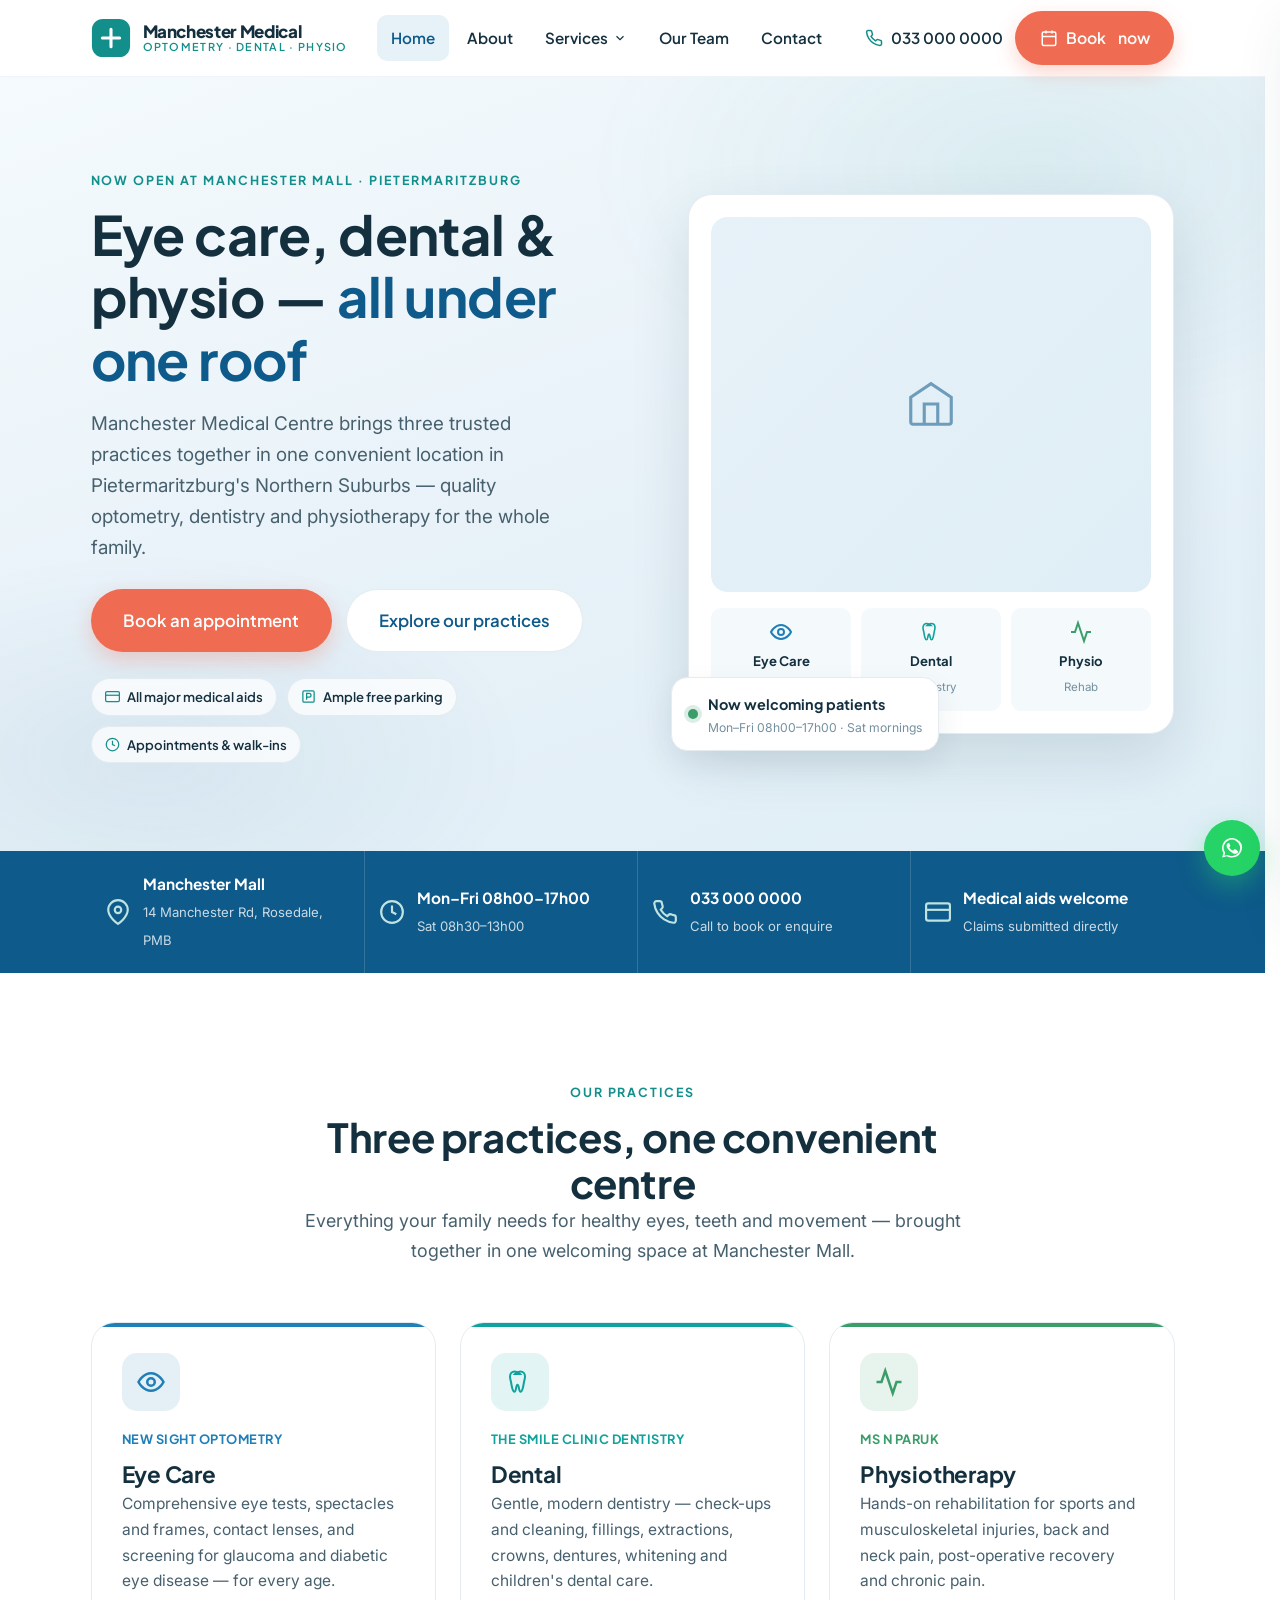
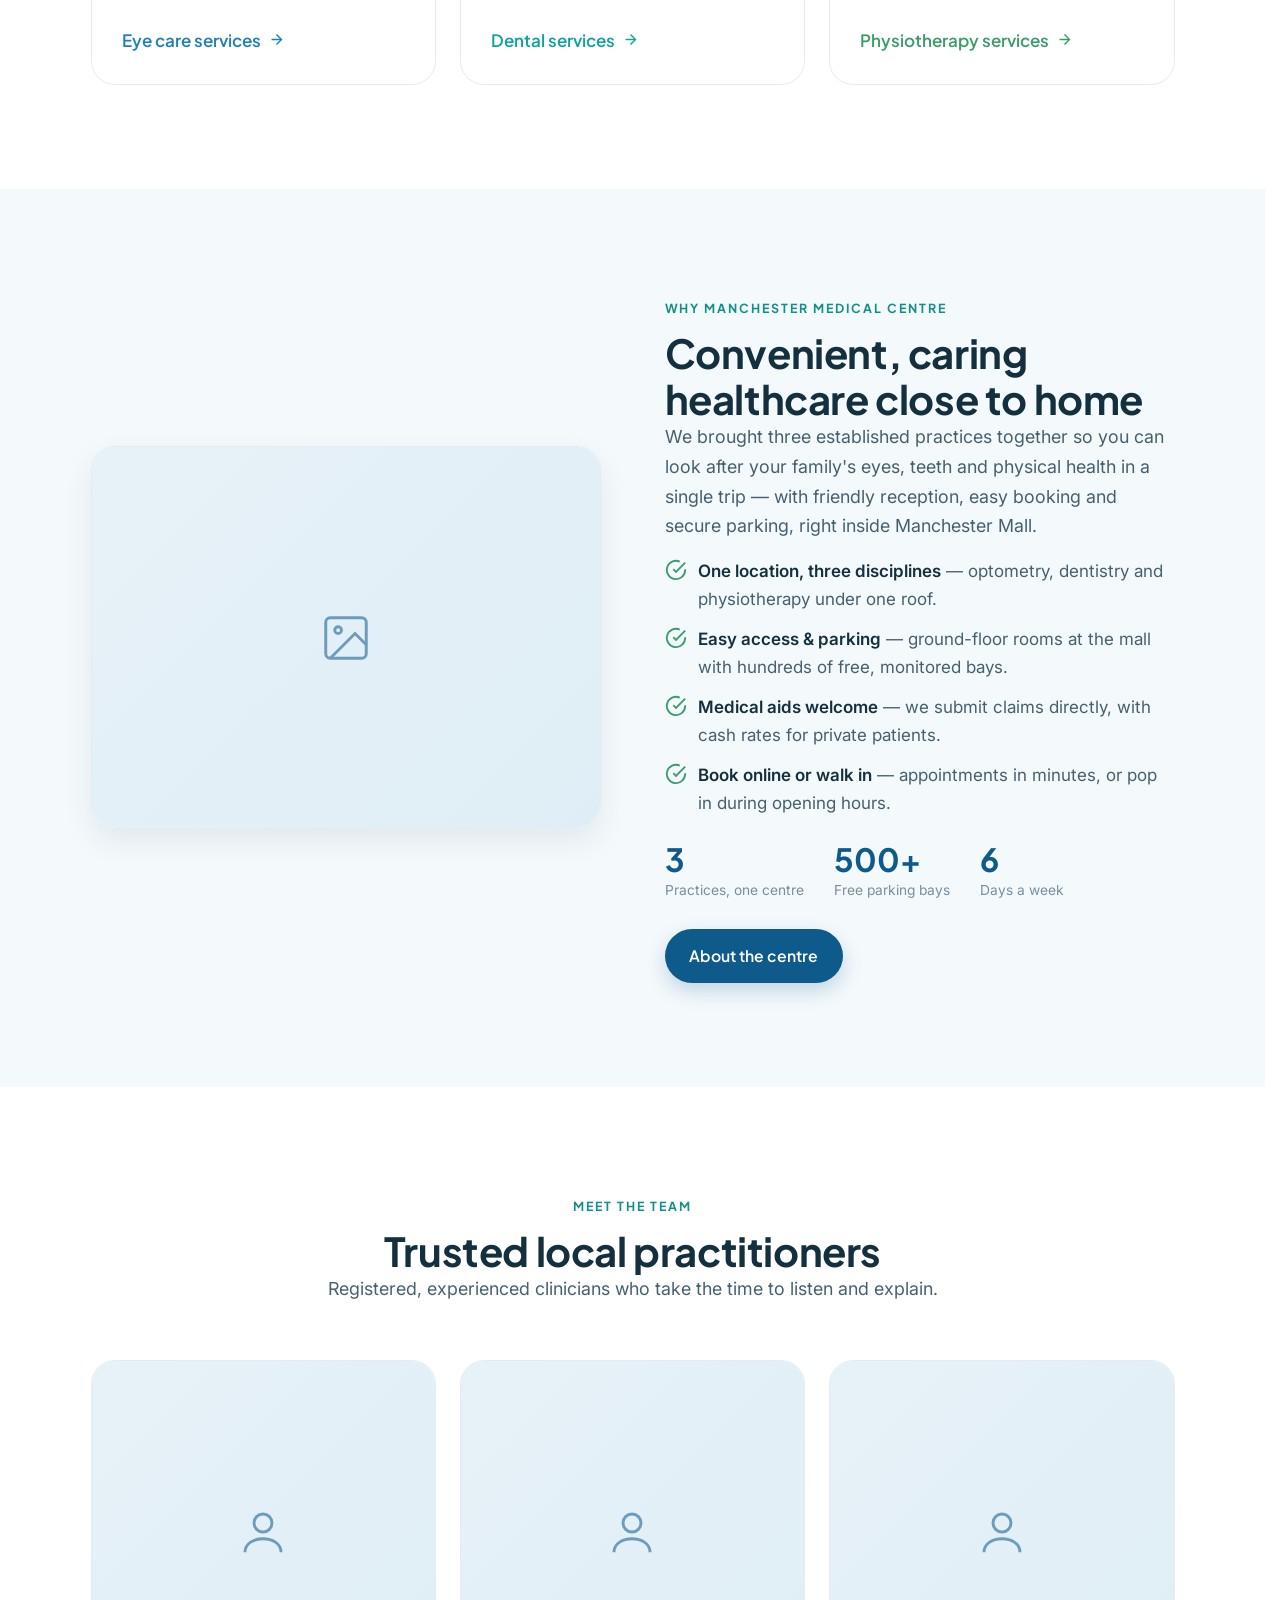
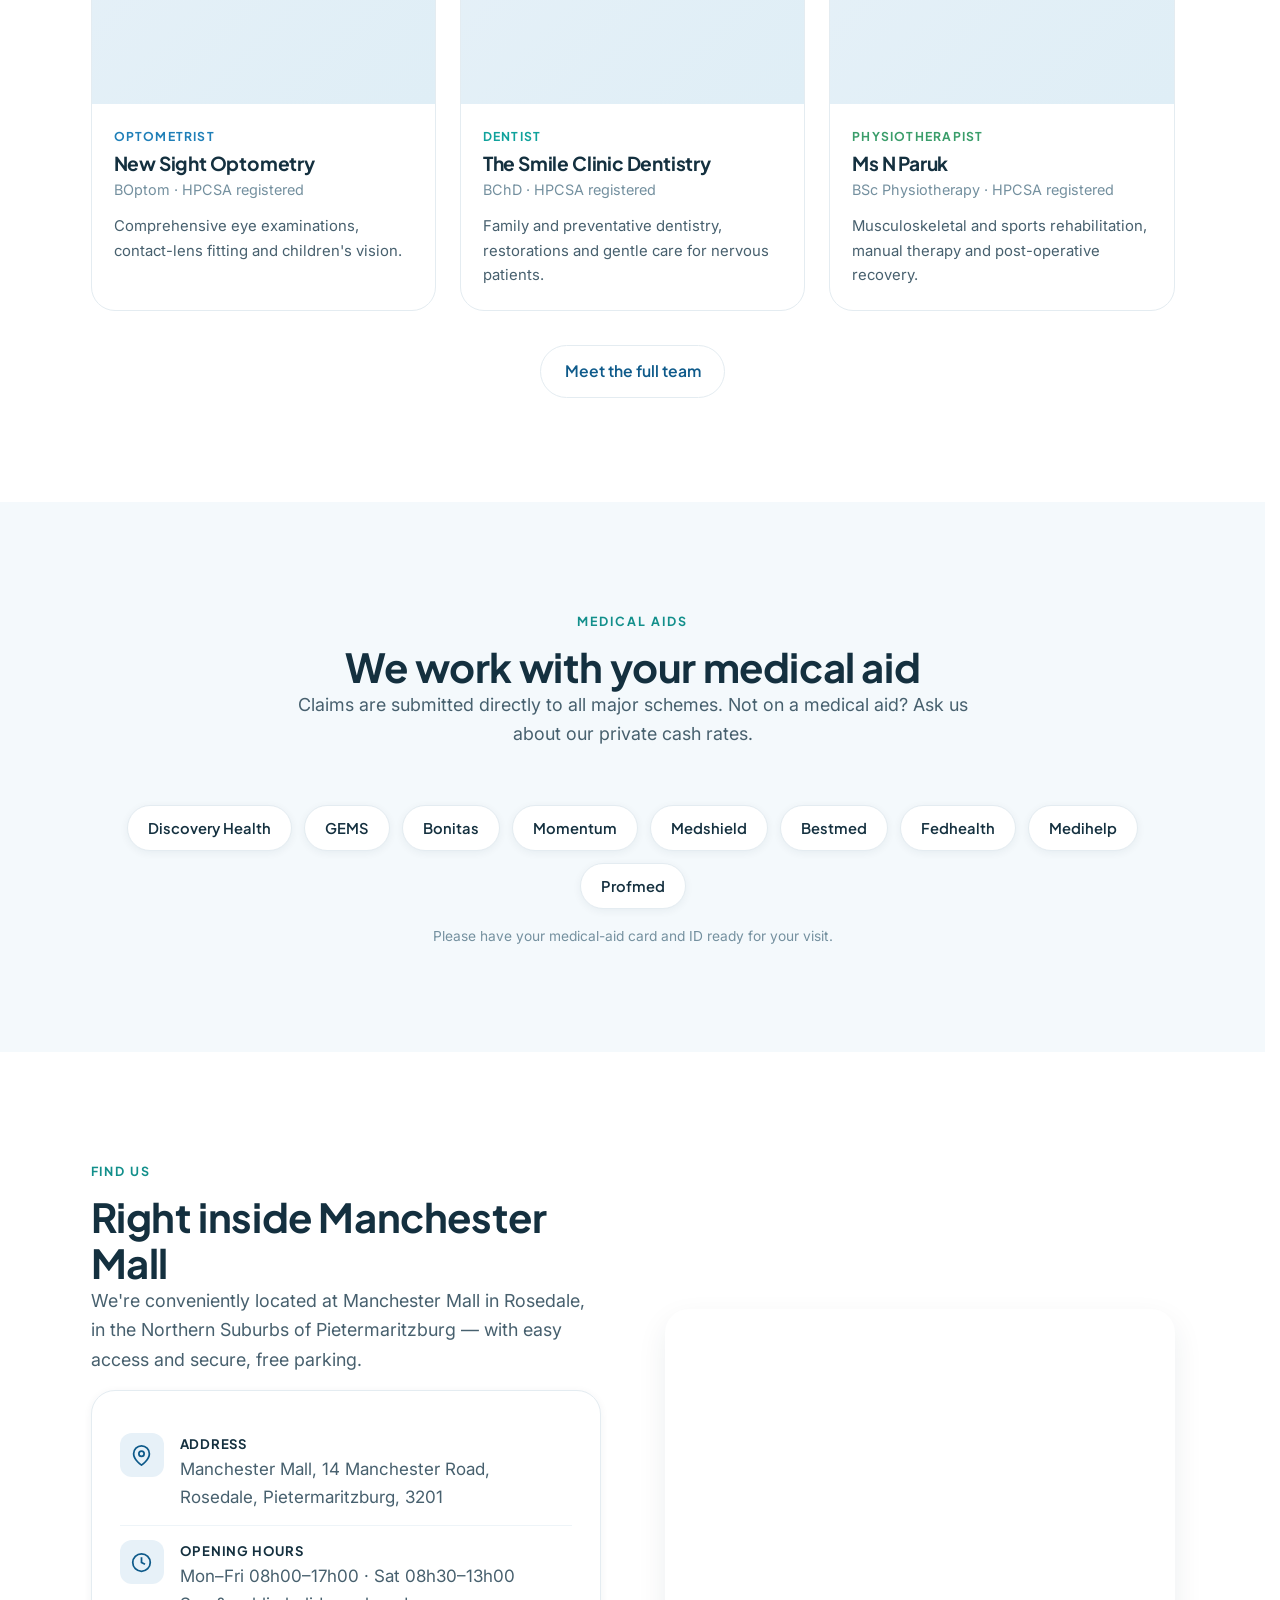
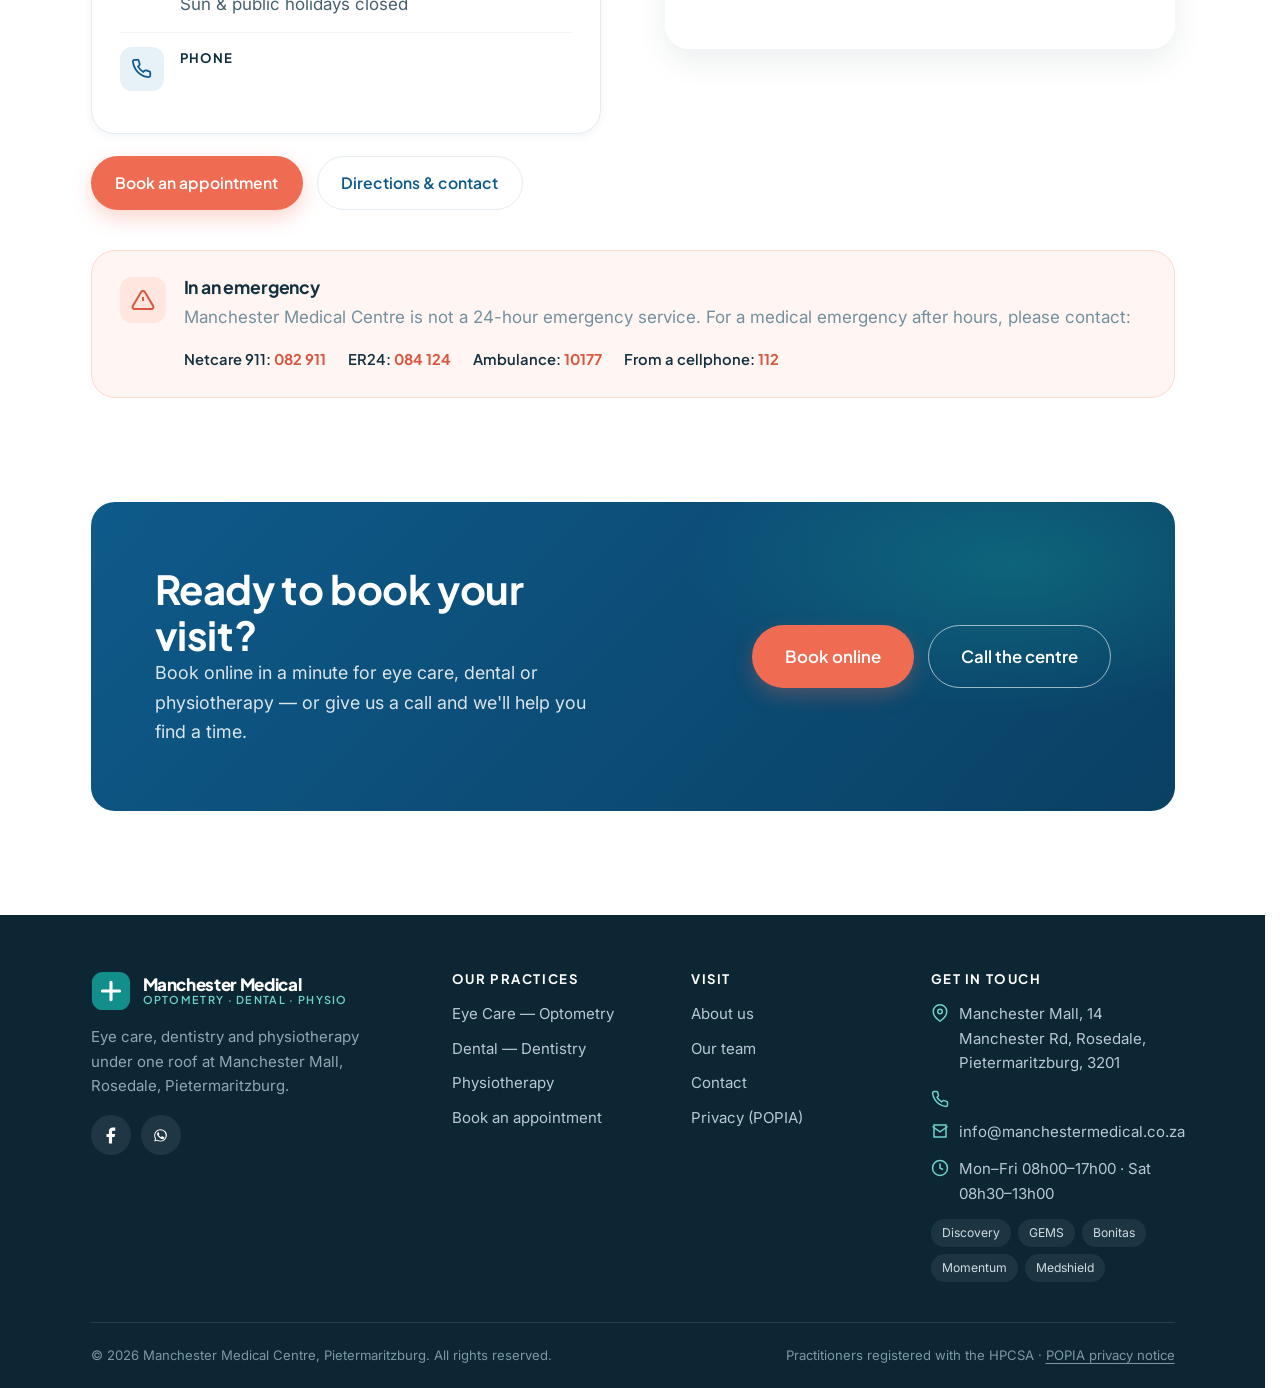
<file: index.html>
<!DOCTYPE html>
<html lang="en">
<head>
  <meta charset="UTF-8" />
  <meta name="viewport" content="width=device-width, initial-scale=1.0" />
  <title>Manchester Medical Centre | Optometry, Dental &amp; Physiotherapy — Pietermaritzburg</title>
  <meta name="description" content="Manchester Medical Centre brings eye care, dentistry and physiotherapy together under one roof at Manchester Mall, Rosedale, Pietermaritzburg. Book an appointment online today." />
  <link rel="preconnect" href="https://fonts.googleapis.com" />
  <link rel="preconnect" href="https://fonts.gstatic.com" crossorigin />
  <link href="https://fonts.googleapis.com/css2?family=Plus+Jakarta+Sans:wght@500;600;700;800&family=Inter:wght@400;500;600&display=swap" rel="stylesheet" />
  <link rel="icon" type="image/svg+xml" href="assets/favicon.svg" />
  <link rel="stylesheet" href="assets/css/styles.css" />
</head>
<body>

  <!-- ============ HEADER ============ -->
  <header class="site-header">
    <div class="container nav">
      <a href="index.html" class="brand" aria-label="Manchester Medical Centre — home">
        <svg class="logo-mark" viewBox="0 0 44 44" fill="none" aria-hidden="true">
          <rect x="1" y="1" width="42" height="42" rx="12" fill="url(#grad-hdr)" />
          <path d="M22 12.5v19M12.5 22h19" stroke="#fff" stroke-width="3.4" stroke-linecap="round" />
          <defs><linearGradient id="grad-hdr" x1="2" y1="2" x2="42" y2="42"><stop stop-color="#128f8b" /><stop offset="1" stop-color="#0e5a8a" /></linearGradient></defs>
        </svg>
        <span class="brand-name">Manchester Medical<span>Optometry · Dental · Physio</span></span>
      </a>

      <nav aria-label="Primary">
        <ul class="nav-menu">
          <li><a class="nav-link" href="index.html" aria-current="page">Home</a></li>
          <li><a class="nav-link" href="about.html">About</a></li>
          <li class="has-dropdown">
            <a class="nav-link" href="#" aria-haspopup="true" aria-expanded="false">Services
              <svg class="caret" viewBox="0 0 24 24" fill="none" stroke="currentColor" stroke-width="2" aria-hidden="true"><polyline points="6 9 12 15 18 9" /></svg>
            </a>
            <div class="dropdown">
              <a href="optometry.html"><span class="d-ico" style="background:#e6f1f9"><svg viewBox="0 0 24 24" fill="none" stroke="#1f7fb8" stroke-width="2"><circle cx="12" cy="12" r="3"/><path d="M2 12s3.5-7 10-7 10 7 10 7-3.5 7-10 7-10-7-10-7z"/></svg></span><span><b>Eye Care</b><small>New Sight Optometry</small></span></a>
              <a href="dentistry.html"><span class="d-ico" style="background:#e2f5f4"><svg viewBox="0 0 24 24" fill="none" stroke="#10a29c" stroke-width="1.7"><path d="M12 5.5C10.8 4.3 9.4 3.5 7.8 3.5 5.4 3.5 4 5.3 4 7.6c0 1.5.4 2.7.8 4.4.3 1.4.5 3.6 1.1 5.4.4 1.3.9 2.4 1.6 2.4.8 0 1-1.1 1.3-2.6.3-1.6.5-3.1 1.2-3.1s.9 1.5 1.2 3.1c.3 1.5.5 2.6 1.3 2.6.7 0 1.2-1.1 1.6-2.4.6-1.8.8-4 1.1-5.4.4-1.7.8-2.9.8-4.4 0-2.3-1.4-4.1-3.8-4.1-1.6 0-3 .8-4.2 2z"/></svg></span><span><b>Dental</b><small>The Smile Clinic Dentistry</small></span></a>
              <a href="physiotherapy.html"><span class="d-ico" style="background:#e6f4ec"><svg viewBox="0 0 24 24" fill="none" stroke="#3a9d6a" stroke-width="2"><polyline points="22 12 18 12 15 21 9 3 6 12 2 12"/></svg></span><span><b>Physiotherapy</b><small>Ms N Paruk</small></span></a>
            </div>
          </li>
          <li><a class="nav-link" href="team.html">Our Team</a></li>
          <li><a class="nav-link" href="contact.html">Contact</a></li>
        </ul>
      </nav>

      <div class="nav-actions">
        <a class="nav-phone" data-site="phone" data-fill="no" href="#"><svg viewBox="0 0 24 24" fill="none" stroke="currentColor" stroke-width="2" aria-hidden="true"><path d="M22 16.92v3a2 2 0 0 1-2.18 2 19.79 19.79 0 0 1-8.63-3.07 19.5 19.5 0 0 1-6-6 19.79 19.79 0 0 1-3.07-8.67A2 2 0 0 1 4.11 2h3a2 2 0 0 1 2 1.72c.13.9.36 1.78.7 2.6a2 2 0 0 1-.45 2.11L8.09 9.91a16 16 0 0 0 6 6l1.27-1.27a2 2 0 0 1 2.11-.45c.82.34 1.7.57 2.6.7A2 2 0 0 1 22 16.92z"/></svg><span data-site="phone-text"></span></a>
        <a class="btn btn-book" href="book.html"><svg viewBox="0 0 24 24" fill="none" stroke="currentColor" stroke-width="2" aria-hidden="true"><rect x="3" y="4" width="18" height="18" rx="2"/><line x1="16" y1="2" x2="16" y2="6"/><line x1="8" y1="2" x2="8" y2="6"/><line x1="3" y1="10" x2="21" y2="10"/></svg>Book<span class="hide-sm">&nbsp;now</span></a>
        <button class="nav-toggle" id="navToggle" aria-label="Open menu"><svg viewBox="0 0 24 24" fill="none" stroke="currentColor" stroke-width="2"><line x1="3" y1="6" x2="21" y2="6"/><line x1="3" y1="12" x2="21" y2="12"/><line x1="3" y1="18" x2="21" y2="18"/></svg></button>
      </div>
    </div>
  </header>

  <!-- ============ MOBILE MENU ============ -->
  <div class="mobile-menu" id="mobileMenu" aria-label="Mobile navigation">
    <div class="mm-top">
      <span class="brand-name">Manchester Medical<span>Pietermaritzburg</span></span>
      <button class="menu-close" id="menuClose" aria-label="Close menu"><svg viewBox="0 0 24 24" fill="none" stroke="currentColor" stroke-width="2"><line x1="18" y1="6" x2="6" y2="18"/><line x1="6" y1="6" x2="18" y2="18"/></svg></button>
    </div>
    <a href="index.html">Home</a>
    <a href="about.html">About</a>
    <div class="mm-label">Our Practices</div>
    <div class="mm-sub">
      <a href="optometry.html">Eye Care — New Sight Optometry</a>
      <a href="dentistry.html">Dental — The Smile Clinic</a>
      <a href="physiotherapy.html">Physiotherapy — Ms N Paruk</a>
    </div>
    <a href="team.html">Our Team</a>
    <a href="contact.html">Contact</a>
    <a class="btn btn-book btn-block" href="book.html">Book an appointment</a>
    <a class="btn btn-ghost btn-block" data-site="phone" data-fill="no" href="#">Call us</a>
  </div>
  <div class="backdrop" id="backdrop"></div>

  <!-- ============ HERO ============ -->
  <section class="hero">
    <div class="container">
      <div class="hero-grid">
        <div>
          <span class="eyebrow reveal">Now open at Manchester Mall · Pietermaritzburg</span>
          <h1 class="reveal d1">Eye care, dental &amp; physio — <span class="hl">all under one roof</span></h1>
          <p class="lead reveal d2">Manchester Medical Centre brings three trusted practices together in one convenient location in Pietermaritzburg's Northern Suburbs — quality optometry, dentistry and physiotherapy for the whole family.</p>
          <div class="btn-row reveal d3">
            <a class="btn btn-book btn-lg" href="book.html">Book an appointment</a>
            <a class="btn btn-ghost btn-lg" href="#practices">Explore our practices</a>
          </div>
          <div class="hero-badges reveal d4">
            <span class="chip"><svg viewBox="0 0 24 24" fill="none" stroke="currentColor" stroke-width="2"><rect x="1" y="4" width="22" height="16" rx="2"/><line x1="1" y1="10" x2="23" y2="10"/></svg>All major medical aids</span>
            <span class="chip"><svg viewBox="0 0 24 24" fill="none" stroke="currentColor" stroke-width="2"><path d="M5 3h14a2 2 0 0 1 2 2v14a2 2 0 0 1-2 2H5a2 2 0 0 1-2-2V5a2 2 0 0 1 2-2z"/><path d="M9 17V7h4a3 3 0 0 1 0 6H9"/></svg>Ample free parking</span>
            <span class="chip"><svg viewBox="0 0 24 24" fill="none" stroke="currentColor" stroke-width="2"><circle cx="12" cy="12" r="10"/><polyline points="12 6 12 12 16 14"/></svg>Appointments &amp; walk-ins</span>
          </div>
        </div>

        <div class="hero-visual reveal d2">
          <div class="hero-card">
            <div class="hero-photo">
              <!-- REPLACE PHOTO: wide photo of the centre reception or shopfront at Manchester Mall -->
              <div class="photo-slot" data-label="Photo: reception / shopfront">
                <svg viewBox="0 0 24 24" fill="none" stroke="currentColor" stroke-width="1.4"><path d="M3 9l9-6 9 6v11a1 1 0 0 1-1 1H4a1 1 0 0 1-1-1z"/><path d="M9 21V12h6v9"/></svg>
              </div>
            </div>
            <div class="hero-mini">
              <div class="m"><svg viewBox="0 0 24 24" fill="none" stroke="#1f7fb8" stroke-width="2"><circle cx="12" cy="12" r="3"/><path d="M2 12s3.5-7 10-7 10 7 10 7-3.5 7-10 7-10-7-10-7z"/></svg><span>Eye Care</span><small>Optometry</small></div>
              <div class="m"><svg viewBox="0 0 24 24" fill="none" stroke="#10a29c" stroke-width="1.6"><path d="M12 5.5C10.8 4.3 9.4 3.5 7.8 3.5 5.4 3.5 4 5.3 4 7.6c0 1.5.4 2.7.8 4.4.3 1.4.5 3.6 1.1 5.4.4 1.3.9 2.4 1.6 2.4.8 0 1-1.1 1.3-2.6.3-1.6.5-3.1 1.2-3.1s.9 1.5 1.2 3.1c.3 1.5.5 2.6 1.3 2.6.7 0 1.2-1.1 1.6-2.4.6-1.8.8-4 1.1-5.4.4-1.7.8-2.9.8-4.4 0-2.3-1.4-4.1-3.8-4.1-1.6 0-3 .8-4.2 2z"/></svg><span>Dental</span><small>Dentistry</small></div>
              <div class="m"><svg viewBox="0 0 24 24" fill="none" stroke="#3a9d6a" stroke-width="2"><polyline points="22 12 18 12 15 21 9 3 6 12 2 12"/></svg><span>Physio</span><small>Rehab</small></div>
            </div>
            <div class="hero-float">
              <span class="dot"></span>
              <div><b>Now welcoming patients</b><small>Mon–Fri 08h00–17h00 · Sat mornings</small></div>
            </div>
          </div>
        </div>
      </div>
    </div>
  </section>

  <!-- ============ INFO STRIP ============ -->
  <section class="info-strip">
    <div class="container">
      <div class="grid">
        <div class="i"><svg viewBox="0 0 24 24" fill="none" stroke="currentColor" stroke-width="2"><path d="M21 10c0 7-9 13-9 13s-9-6-9-13a9 9 0 0 1 18 0z"/><circle cx="12" cy="10" r="3"/></svg><div><b>Manchester Mall</b><small>14 Manchester Rd, Rosedale, PMB</small></div></div>
        <div class="i"><svg viewBox="0 0 24 24" fill="none" stroke="currentColor" stroke-width="2"><circle cx="12" cy="12" r="10"/><polyline points="12 6 12 12 16 14"/></svg><div><b>Mon–Fri 08h00–17h00</b><small>Sat 08h30–13h00</small></div></div>
        <div class="i"><svg viewBox="0 0 24 24" fill="none" stroke="currentColor" stroke-width="2"><path d="M22 16.92v3a2 2 0 0 1-2.18 2 19.79 19.79 0 0 1-8.63-3.07 19.5 19.5 0 0 1-6-6 19.79 19.79 0 0 1-3.07-8.67A2 2 0 0 1 4.11 2h3a2 2 0 0 1 2 1.72c.13.9.36 1.78.7 2.6a2 2 0 0 1-.45 2.11L8.09 9.91a16 16 0 0 0 6 6l1.27-1.27a2 2 0 0 1 2.11-.45c.82.34 1.7.57 2.6.7A2 2 0 0 1 22 16.92z"/></svg><div><b data-site="phone-text"></b><small>Call to book or enquire</small></div></div>
        <div class="i"><svg viewBox="0 0 24 24" fill="none" stroke="currentColor" stroke-width="2"><rect x="1" y="4" width="22" height="16" rx="2"/><line x1="1" y1="10" x2="23" y2="10"/></svg><div><b>Medical aids welcome</b><small>Claims submitted directly</small></div></div>
      </div>
    </div>
  </section>

  <!-- ============ PRACTICES ============ -->
  <section class="section" id="practices">
    <div class="container">
      <div class="section-head center reveal">
        <span class="eyebrow">Our practices</span>
        <h2>Three practices, one convenient centre</h2>
        <p class="lead">Everything your family needs for healthy eyes, teeth and movement — brought together in one welcoming space at Manchester Mall.</p>
      </div>
      <div class="grid-3">
        <article class="disc-card disc-eye reveal">
          <div class="disc-ico"><svg viewBox="0 0 24 24" fill="none" stroke="currentColor" stroke-width="2"><circle cx="12" cy="12" r="3"/><path d="M2 12s3.5-7 10-7 10 7 10 7-3.5 7-10 7-10-7-10-7z"/></svg></div>
          <span class="disc-kicker">New Sight Optometry</span>
          <h3>Eye Care</h3>
          <p>Comprehensive eye tests, spectacles and frames, contact lenses, and screening for glaucoma and diabetic eye disease — for every age.</p>
          <a class="card-link" href="optometry.html">Eye care services <svg viewBox="0 0 24 24" fill="none" stroke="currentColor" stroke-width="2"><line x1="5" y1="12" x2="19" y2="12"/><polyline points="12 5 19 12 12 19"/></svg></a>
        </article>
        <article class="disc-card disc-dental reveal d1">
          <div class="disc-ico"><svg viewBox="0 0 24 24" fill="none" stroke="currentColor" stroke-width="1.6"><path d="M12 5.5C10.8 4.3 9.4 3.5 7.8 3.5 5.4 3.5 4 5.3 4 7.6c0 1.5.4 2.7.8 4.4.3 1.4.5 3.6 1.1 5.4.4 1.3.9 2.4 1.6 2.4.8 0 1-1.1 1.3-2.6.3-1.6.5-3.1 1.2-3.1s.9 1.5 1.2 3.1c.3 1.5.5 2.6 1.3 2.6.7 0 1.2-1.1 1.6-2.4.6-1.8.8-4 1.1-5.4.4-1.7.8-2.9.8-4.4 0-2.3-1.4-4.1-3.8-4.1-1.6 0-3 .8-4.2 2z"/></svg></div>
          <span class="disc-kicker">The Smile Clinic Dentistry</span>
          <h3>Dental</h3>
          <p>Gentle, modern dentistry — check-ups and cleaning, fillings, extractions, crowns, dentures, whitening and children's dental care.</p>
          <a class="card-link" href="dentistry.html">Dental services <svg viewBox="0 0 24 24" fill="none" stroke="currentColor" stroke-width="2"><line x1="5" y1="12" x2="19" y2="12"/><polyline points="12 5 19 12 12 19"/></svg></a>
        </article>
        <article class="disc-card disc-physio reveal d2">
          <div class="disc-ico"><svg viewBox="0 0 24 24" fill="none" stroke="currentColor" stroke-width="2"><polyline points="22 12 18 12 15 21 9 3 6 12 2 12"/></svg></div>
          <span class="disc-kicker">Ms N Paruk</span>
          <h3>Physiotherapy</h3>
          <p>Hands-on rehabilitation for sports and musculoskeletal injuries, back and neck pain, post-operative recovery and chronic pain.</p>
          <a class="card-link" href="physiotherapy.html">Physiotherapy services <svg viewBox="0 0 24 24" fill="none" stroke="currentColor" stroke-width="2"><line x1="5" y1="12" x2="19" y2="12"/><polyline points="12 5 19 12 12 19"/></svg></a>
        </article>
      </div>
    </div>
  </section>

  <!-- ============ WHY US ============ -->
  <section class="section section--soft">
    <div class="container">
      <div class="split">
        <div class="split-media reveal">
          <div class="media-frame ratio-43">
            <!-- REPLACE PHOTO: bright interior / waiting area / a practitioner with a patient -->
            <div class="photo-slot" data-label="Photo: inside the centre">
              <svg viewBox="0 0 24 24" fill="none" stroke="currentColor" stroke-width="1.3"><rect x="3" y="3" width="18" height="18" rx="2"/><circle cx="8.5" cy="8.5" r="1.5"/><polyline points="21 15 16 10 5 21"/></svg>
            </div>
          </div>
        </div>
        <div class="reveal d1">
          <span class="eyebrow">Why Manchester Medical Centre</span>
          <h2>Convenient, caring healthcare close to home</h2>
          <p class="lead">We brought three established practices together so you can look after your family's eyes, teeth and physical health in a single trip — with friendly reception, easy booking and secure parking, right inside Manchester Mall.</p>
          <ul class="tick-list">
            <li><svg viewBox="0 0 24 24" fill="none" stroke="currentColor" stroke-width="2"><path d="M22 11.08V12a10 10 0 1 1-5.93-9.14"/><polyline points="22 4 12 14.01 9 11.01"/></svg><span><strong>One location, three disciplines</strong> — optometry, dentistry and physiotherapy under one roof.</span></li>
            <li><svg viewBox="0 0 24 24" fill="none" stroke="currentColor" stroke-width="2"><path d="M22 11.08V12a10 10 0 1 1-5.93-9.14"/><polyline points="22 4 12 14.01 9 11.01"/></svg><span><strong>Easy access &amp; parking</strong> — ground-floor rooms at the mall with hundreds of free, monitored bays.</span></li>
            <li><svg viewBox="0 0 24 24" fill="none" stroke="currentColor" stroke-width="2"><path d="M22 11.08V12a10 10 0 1 1-5.93-9.14"/><polyline points="22 4 12 14.01 9 11.01"/></svg><span><strong>Medical aids welcome</strong> — we submit claims directly, with cash rates for private patients.</span></li>
            <li><svg viewBox="0 0 24 24" fill="none" stroke="currentColor" stroke-width="2"><path d="M22 11.08V12a10 10 0 1 1-5.93-9.14"/><polyline points="22 4 12 14.01 9 11.01"/></svg><span><strong>Book online or walk in</strong> — appointments in minutes, or pop in during opening hours.</span></li>
          </ul>
          <div class="stat-row">
            <div class="stat"><b>3</b><small>Practices, one centre</small></div>
            <div class="stat"><b>500+</b><small>Free parking bays</small></div>
            <div class="stat"><b>6</b><small>Days a week</small></div>
          </div>
          <div class="btn-row" style="margin-top:26px">
            <a class="btn btn-primary" href="about.html">About the centre</a>
          </div>
        </div>
      </div>
    </div>
  </section>

  <!-- ============ TEAM TEASER ============ -->
  <section class="section">
    <div class="container">
      <div class="section-head center reveal">
        <span class="eyebrow">Meet the team</span>
        <h2>Trusted local practitioners</h2>
        <p class="lead">Registered, experienced clinicians who take the time to listen and explain.</p>
      </div>
      <div class="grid-3">
        <article class="team-card disc-eye reveal">
          <div class="team-photo"><div class="photo-slot" data-label="Photo: optometrist"><svg viewBox="0 0 24 24" fill="none" stroke="currentColor" stroke-width="1.3"><circle cx="12" cy="8" r="4"/><path d="M4 21c0-4 4-6 8-6s8 2 8 6"/></svg></div></div>
          <div class="team-body">
            <div class="role">Optometrist</div>
            <h3>New Sight Optometry</h3>
            <div class="quals">BOptom · HPCSA registered</div>
            <p>Comprehensive eye examinations, contact-lens fitting and children's vision.</p>
          </div>
        </article>
        <article class="team-card disc-dental reveal d1">
          <div class="team-photo"><div class="photo-slot" data-label="Photo: dentist"><svg viewBox="0 0 24 24" fill="none" stroke="currentColor" stroke-width="1.3"><circle cx="12" cy="8" r="4"/><path d="M4 21c0-4 4-6 8-6s8 2 8 6"/></svg></div></div>
          <div class="team-body">
            <div class="role">Dentist</div>
            <h3>The Smile Clinic Dentistry</h3>
            <div class="quals">BChD · HPCSA registered</div>
            <p>Family and preventative dentistry, restorations and gentle care for nervous patients.</p>
          </div>
        </article>
        <article class="team-card disc-physio reveal d2">
          <div class="team-photo"><div class="photo-slot" data-label="Photo: physiotherapist"><svg viewBox="0 0 24 24" fill="none" stroke="currentColor" stroke-width="1.3"><circle cx="12" cy="8" r="4"/><path d="M4 21c0-4 4-6 8-6s8 2 8 6"/></svg></div></div>
          <div class="team-body">
            <div class="role">Physiotherapist</div>
            <h3>Ms N Paruk</h3>
            <div class="quals">BSc Physiotherapy · HPCSA registered</div>
            <p>Musculoskeletal and sports rehabilitation, manual therapy and post-operative recovery.</p>
          </div>
        </article>
      </div>
      <div class="center" style="margin-top:34px">
        <a class="btn btn-ghost" href="team.html">Meet the full team</a>
      </div>
    </div>
  </section>

  <!-- ============ MEDICAL AIDS ============ -->
  <section class="section section--soft">
    <div class="container">
      <div class="section-head center reveal">
        <span class="eyebrow">Medical aids</span>
        <h2>We work with your medical aid</h2>
        <p class="lead">Claims are submitted directly to all major schemes. Not on a medical aid? Ask us about our private cash rates.</p>
      </div>
      <div class="aids reveal d1">
        <span class="aid-pill">Discovery Health</span>
        <span class="aid-pill">GEMS</span>
        <span class="aid-pill">Bonitas</span>
        <span class="aid-pill">Momentum</span>
        <span class="aid-pill">Medshield</span>
        <span class="aid-pill">Bestmed</span>
        <span class="aid-pill">Fedhealth</span>
        <span class="aid-pill">Medihelp</span>
        <span class="aid-pill">Profmed</span>
      </div>
      <p class="center muted" style="margin-top:16px;font-size:.86rem">Please have your medical-aid card and ID ready for your visit.</p>
    </div>
  </section>

  <!-- ============ LOCATION + EMERGENCY ============ -->
  <section class="section">
    <div class="container">
      <div class="split">
        <div class="reveal">
          <span class="eyebrow">Find us</span>
          <h2>Right inside Manchester Mall</h2>
          <p class="lead">We're conveniently located at Manchester Mall in Rosedale, in the Northern Suburbs of Pietermaritzburg — with easy access and secure, free parking.</p>
          <div class="info-card" style="margin-top:8px">
            <div class="contact-line"><span class="ci"><svg viewBox="0 0 24 24" fill="none" stroke="currentColor" stroke-width="2"><path d="M21 10c0 7-9 13-9 13s-9-6-9-13a9 9 0 0 1 18 0z"/><circle cx="12" cy="10" r="3"/></svg></span><div><b>Address</b><p>Manchester Mall, 14 Manchester Road,<br>Rosedale, Pietermaritzburg, 3201</p></div></div>
            <div class="contact-line"><span class="ci"><svg viewBox="0 0 24 24" fill="none" stroke="currentColor" stroke-width="2"><circle cx="12" cy="12" r="10"/><polyline points="12 6 12 12 16 14"/></svg></span><div><b>Opening hours</b><p>Mon–Fri 08h00–17h00 · Sat 08h30–13h00<br>Sun &amp; public holidays closed</p></div></div>
            <div class="contact-line"><span class="ci"><svg viewBox="0 0 24 24" fill="none" stroke="currentColor" stroke-width="2"><path d="M22 16.92v3a2 2 0 0 1-2.18 2 19.79 19.79 0 0 1-8.63-3.07 19.5 19.5 0 0 1-6-6 19.79 19.79 0 0 1-3.07-8.67A2 2 0 0 1 4.11 2h3a2 2 0 0 1 2 1.72c.13.9.36 1.78.7 2.6a2 2 0 0 1-.45 2.11L8.09 9.91a16 16 0 0 0 6 6l1.27-1.27a2 2 0 0 1 2.11-.45c.82.34 1.7.57 2.6.7A2 2 0 0 1 22 16.92z"/></svg></span><div><b>Phone</b><p><a data-site="phone" data-fill="no" href="#"></a></p></div></div>
          </div>
          <div class="btn-row" style="margin-top:22px">
            <a class="btn btn-book" href="book.html">Book an appointment</a>
            <a class="btn btn-ghost" href="contact.html">Directions &amp; contact</a>
          </div>
        </div>
        <div class="reveal d1">
          <iframe class="map-embed" title="Map to Manchester Mall, Pietermaritzburg" loading="lazy" referrerpolicy="no-referrer-when-downgrade" src="https://www.google.com/maps?q=Manchester%20Mall%2C%2014%20Manchester%20Road%2C%20Rosedale%2C%20Pietermaritzburg&output=embed"></iframe>
        </div>
      </div>

      <div class="emergency reveal" style="margin-top:40px">
        <span class="e-ico"><svg viewBox="0 0 24 24" fill="none" stroke="currentColor" stroke-width="2"><path d="M10.29 3.86 1.82 18a2 2 0 0 0 1.71 3h16.94a2 2 0 0 0 1.71-3L13.71 3.86a2 2 0 0 0-3.42 0z"/><line x1="12" y1="9" x2="12" y2="13"/><line x1="12" y1="17" x2="12.01" y2="17"/></svg></span>
        <div>
          <h3>In an emergency</h3>
          <p class="muted">Manchester Medical Centre is not a 24-hour emergency service. For a medical emergency after hours, please contact:</p>
          <div class="nums">
            <span>Netcare 911: <b>082 911</b></span>
            <span>ER24: <b>084 124</b></span>
            <span>Ambulance: <b>10177</b></span>
            <span>From a cellphone: <b>112</b></span>
          </div>
        </div>
      </div>
    </div>
  </section>

  <!-- ============ CTA ============ -->
  <section class="section" style="padding-top:0">
    <div class="container">
      <div class="cta-band reveal">
        <div class="split" style="align-items:center;gap:32px">
          <div>
            <h2>Ready to book your visit?</h2>
            <p class="lead">Book online in a minute for eye care, dental or physiotherapy — or give us a call and we'll help you find a time.</p>
          </div>
          <div class="btn-row" style="justify-content:flex-end">
            <a class="btn btn-book btn-lg" href="book.html">Book online</a>
            <a class="btn btn-outline-white btn-lg" data-site="phone" data-fill="no" href="#">Call the centre</a>
          </div>
        </div>
      </div>
    </div>
  </section>

  <!-- ============ FOOTER ============ -->
  <footer class="site-footer">
    <div class="container">
      <div class="footer-grid">
        <div class="footer-brand">
          <div class="brand">
            <svg class="logo-mark" viewBox="0 0 44 44" fill="none" aria-hidden="true"><rect x="1" y="1" width="42" height="42" rx="12" fill="url(#grad-ftr)"/><path d="M22 12.5v19M12.5 22h19" stroke="#fff" stroke-width="3.4" stroke-linecap="round"/><defs><linearGradient id="grad-ftr" x1="2" y1="2" x2="42" y2="42"><stop stop-color="#128f8b"/><stop offset="1" stop-color="#0e5a8a"/></linearGradient></defs></svg>
            <span class="brand-name">Manchester Medical<span>Optometry · Dental · Physio</span></span>
          </div>
          <p>Eye care, dentistry and physiotherapy under one roof at Manchester Mall, Rosedale, Pietermaritzburg.</p>
          <div class="social">
            <a href="#" aria-label="Facebook"><svg viewBox="0 0 24 24" fill="currentColor"><path d="M18 2h-3a5 5 0 0 0-5 5v3H7v4h3v8h4v-8h3l1-4h-4V7a1 1 0 0 1 1-1h3z"/></svg></a>
            <a data-site="whatsapp" href="#" aria-label="WhatsApp"><svg viewBox="0 0 24 24" fill="currentColor"><path d="M17.6 6.3A7.9 7.9 0 0 0 12 4a8 8 0 0 0-6.9 12l-1 3.6 3.7-1a8 8 0 0 0 3.8 1h.4a8 8 0 0 0 5.6-13.7zM12 18.5a6.6 6.6 0 0 1-3.4-.9l-.2-.1-2.5.6.6-2.4-.2-.3A6.6 6.6 0 1 1 12 18.5zm3.6-4.9c-.2-.1-1.2-.6-1.4-.6s-.3-.1-.5.1-.5.6-.6.8-.3.2-.5.1a5.4 5.4 0 0 1-1.6-1 6 6 0 0 1-1.1-1.4c-.1-.2 0-.3.1-.4l.3-.4.3-.4v-.4c0-.1-.5-1.2-.7-1.6s-.3-.4-.5-.4h-.4a.9.9 0 0 0-.6.3 2.6 2.6 0 0 0-.8 1.9 4.5 4.5 0 0 0 1 2.4 10.3 10.3 0 0 0 3.9 3.4c.5.3 1 .4 1.3.5a3.1 3.1 0 0 0 1.4.1 2.3 2.3 0 0 0 1.5-1 1.9 1.9 0 0 0 .1-1c-.1-.2-.2-.2-.4-.3z"/></svg></a>
          </div>
        </div>

        <div>
          <h4>Our Practices</h4>
          <ul class="footer-list">
            <li><a href="optometry.html">Eye Care — Optometry</a></li>
            <li><a href="dentistry.html">Dental — Dentistry</a></li>
            <li><a href="physiotherapy.html">Physiotherapy</a></li>
            <li><a href="book.html">Book an appointment</a></li>
          </ul>
        </div>

        <div>
          <h4>Visit</h4>
          <ul class="footer-list">
            <li><a href="about.html">About us</a></li>
            <li><a href="team.html">Our team</a></li>
            <li><a href="contact.html">Contact</a></li>
            <li><a href="privacy.html">Privacy (POPIA)</a></li>
          </ul>
        </div>

        <div>
          <h4>Get in touch</h4>
          <ul class="footer-contact">
            <li><svg viewBox="0 0 24 24" fill="none" stroke="currentColor" stroke-width="2"><path d="M21 10c0 7-9 13-9 13s-9-6-9-13a9 9 0 0 1 18 0z"/><circle cx="12" cy="10" r="3"/></svg><span>Manchester Mall, 14 Manchester Rd, Rosedale, Pietermaritzburg, 3201</span></li>
            <li><svg viewBox="0 0 24 24" fill="none" stroke="currentColor" stroke-width="2"><path d="M22 16.92v3a2 2 0 0 1-2.18 2 19.79 19.79 0 0 1-8.63-3.07 19.5 19.5 0 0 1-6-6 19.79 19.79 0 0 1-3.07-8.67A2 2 0 0 1 4.11 2h3a2 2 0 0 1 2 1.72c.13.9.36 1.78.7 2.6a2 2 0 0 1-.45 2.11L8.09 9.91a16 16 0 0 0 6 6l1.27-1.27a2 2 0 0 1 2.11-.45c.82.34 1.7.57 2.6.7A2 2 0 0 1 22 16.92z"/></svg><a data-site="phone" data-fill="no" href="#"></a></li>
            <li><svg viewBox="0 0 24 24" fill="none" stroke="currentColor" stroke-width="2"><path d="M4 4h16v16H4z"/><polyline points="22,6 12,13 2,6"/></svg><a data-site="email" href="#"></a></li>
            <li><svg viewBox="0 0 24 24" fill="none" stroke="currentColor" stroke-width="2"><circle cx="12" cy="12" r="10"/><polyline points="12 6 12 12 16 14"/></svg><span>Mon–Fri 08h00–17h00 · Sat 08h30–13h00</span></li>
          </ul>
          <div class="footer-aids">
            <span>Discovery</span><span>GEMS</span><span>Bonitas</span><span>Momentum</span><span>Medshield</span>
          </div>
        </div>
      </div>

      <div class="footer-bottom">
        <span>© <span data-year></span> Manchester Medical Centre, Pietermaritzburg. All rights reserved.</span>
        <span>Practitioners registered with the HPCSA · <a href="privacy.html">POPIA privacy notice</a></span>
      </div>
    </div>
  </footer>

  <!-- ============ MOBILE ACTION BAR ============ -->
  <nav class="action-bar" aria-label="Quick actions">
    <a class="ab-call" data-site="phone" data-fill="no" href="#"><svg viewBox="0 0 24 24" fill="none" stroke="currentColor" stroke-width="2"><path d="M22 16.92v3a2 2 0 0 1-2.18 2 19.79 19.79 0 0 1-8.63-3.07 19.5 19.5 0 0 1-6-6 19.79 19.79 0 0 1-3.07-8.67A2 2 0 0 1 4.11 2h3a2 2 0 0 1 2 1.72c.13.9.36 1.78.7 2.6a2 2 0 0 1-.45 2.11L8.09 9.91a16 16 0 0 0 6 6l1.27-1.27a2 2 0 0 1 2.11-.45c.82.34 1.7.57 2.6.7A2 2 0 0 1 22 16.92z"/></svg>Call</a>
    <a class="ab-wa" data-site="whatsapp" href="#"><svg viewBox="0 0 24 24" fill="currentColor"><path d="M17.6 6.3A7.9 7.9 0 0 0 12 4a8 8 0 0 0-6.9 12l-1 3.6 3.7-1a8 8 0 0 0 3.8 1h.4a8 8 0 0 0 5.6-13.7zM12 18.5a6.6 6.6 0 0 1-3.4-.9l-.2-.1-2.5.6.6-2.4-.2-.3A6.6 6.6 0 1 1 12 18.5z"/></svg>WhatsApp</a>
    <a class="ab-book" href="book.html"><svg viewBox="0 0 24 24" fill="none" stroke="currentColor" stroke-width="2"><rect x="3" y="4" width="18" height="18" rx="2"/><line x1="16" y1="2" x2="16" y2="6"/><line x1="8" y1="2" x2="8" y2="6"/><line x1="3" y1="10" x2="21" y2="10"/></svg>Book</a>
  </nav>
  <a class="wa-float" data-site="whatsapp" href="#" aria-label="Chat on WhatsApp"><svg viewBox="0 0 24 24" fill="currentColor"><path d="M17.6 6.3A7.9 7.9 0 0 0 12 4a8 8 0 0 0-6.9 12l-1 3.6 3.7-1a8 8 0 0 0 3.8 1h.4a8 8 0 0 0 5.6-13.7zM12 18.5a6.6 6.6 0 0 1-3.4-.9l-.2-.1-2.5.6.6-2.4-.2-.3A6.6 6.6 0 1 1 12 18.5zm3.6-4.9c-.2-.1-1.2-.6-1.4-.6s-.3-.1-.5.1-.5.6-.6.8-.3.2-.5.1a5.4 5.4 0 0 1-1.6-1 6 6 0 0 1-1.1-1.4c-.1-.2 0-.3.1-.4l.3-.4.3-.4v-.4c0-.1-.5-1.2-.7-1.6s-.3-.4-.5-.4h-.4a.9.9 0 0 0-.6.3 2.6 2.6 0 0 0-.8 1.9 4.5 4.5 0 0 0 1 2.4 10.3 10.3 0 0 0 3.9 3.4c.5.3 1 .4 1.3.5a3.1 3.1 0 0 0 1.4.1 2.3 2.3 0 0 0 1.5-1 1.9 1.9 0 0 0 .1-1c-.1-.2-.2-.2-.4-.3z"/></svg></a>

  <script src="assets/js/main.js"></script>
</body>
</html>
</file>
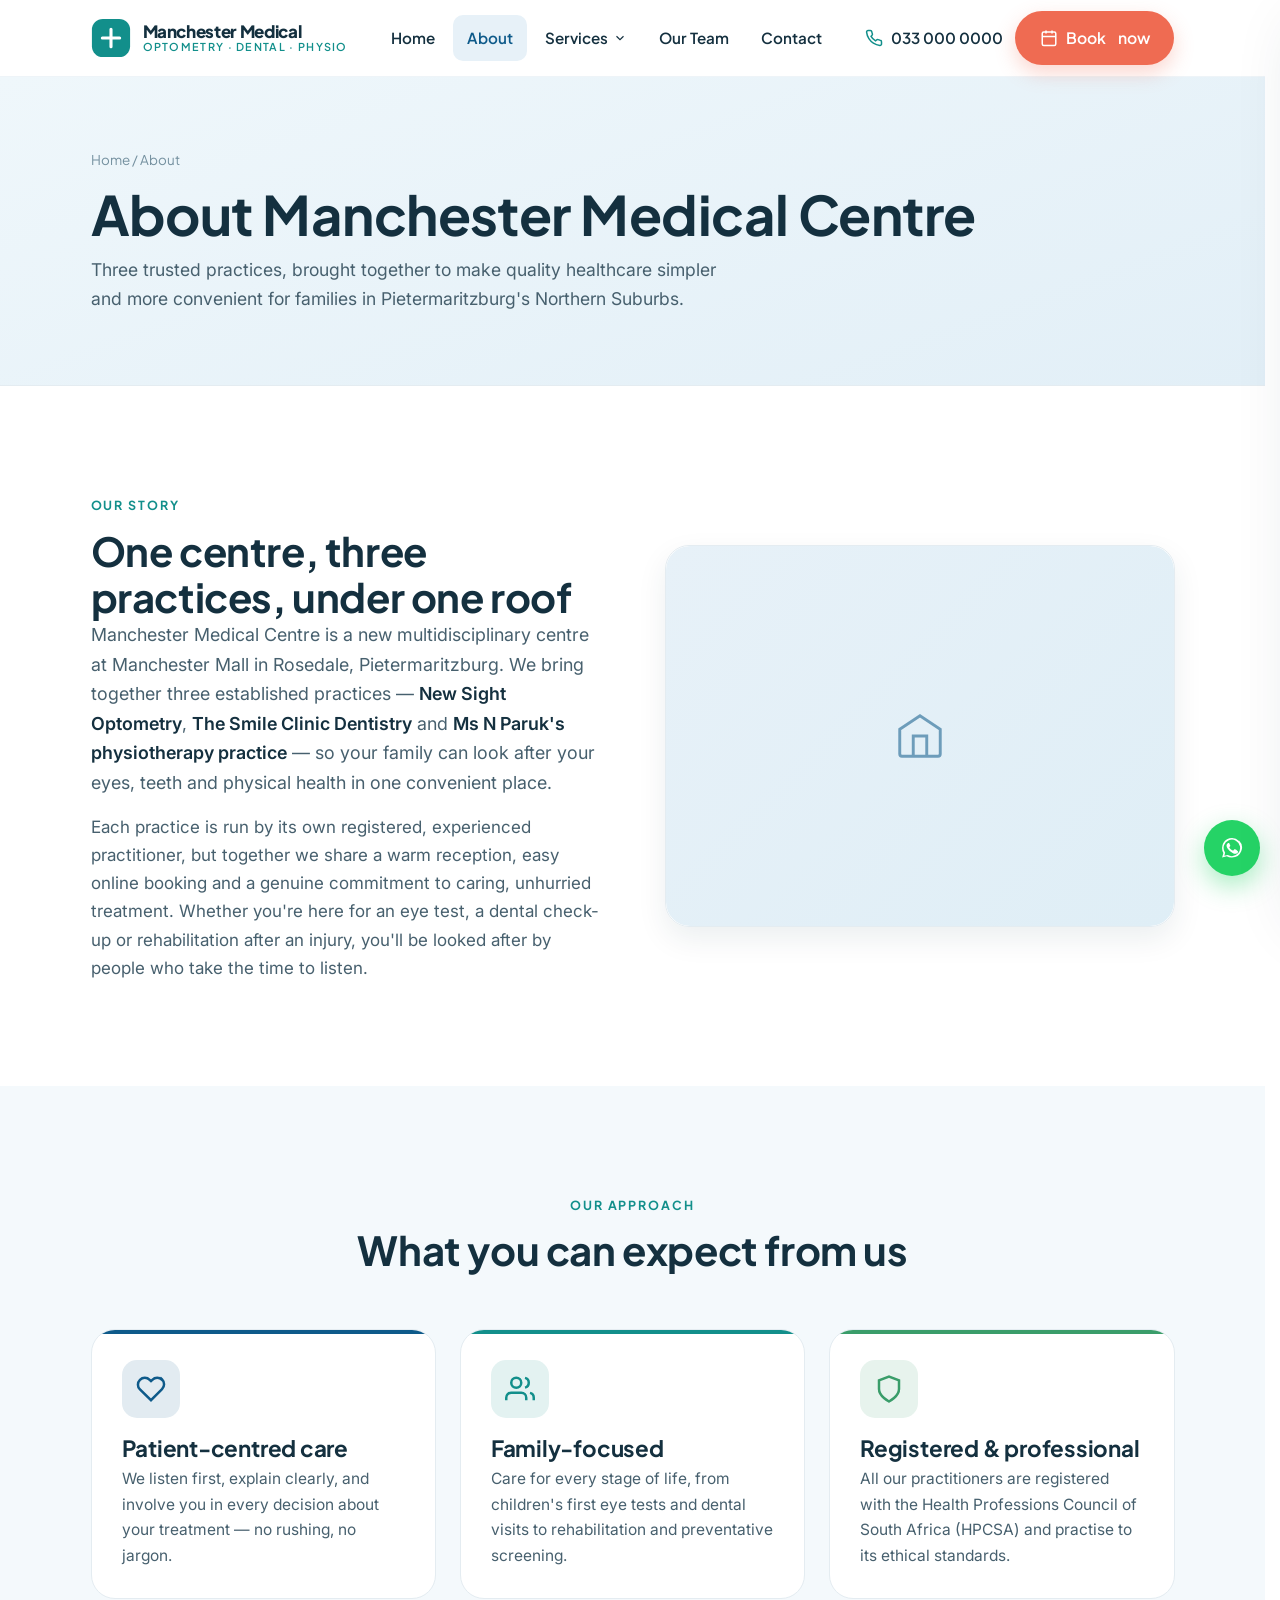
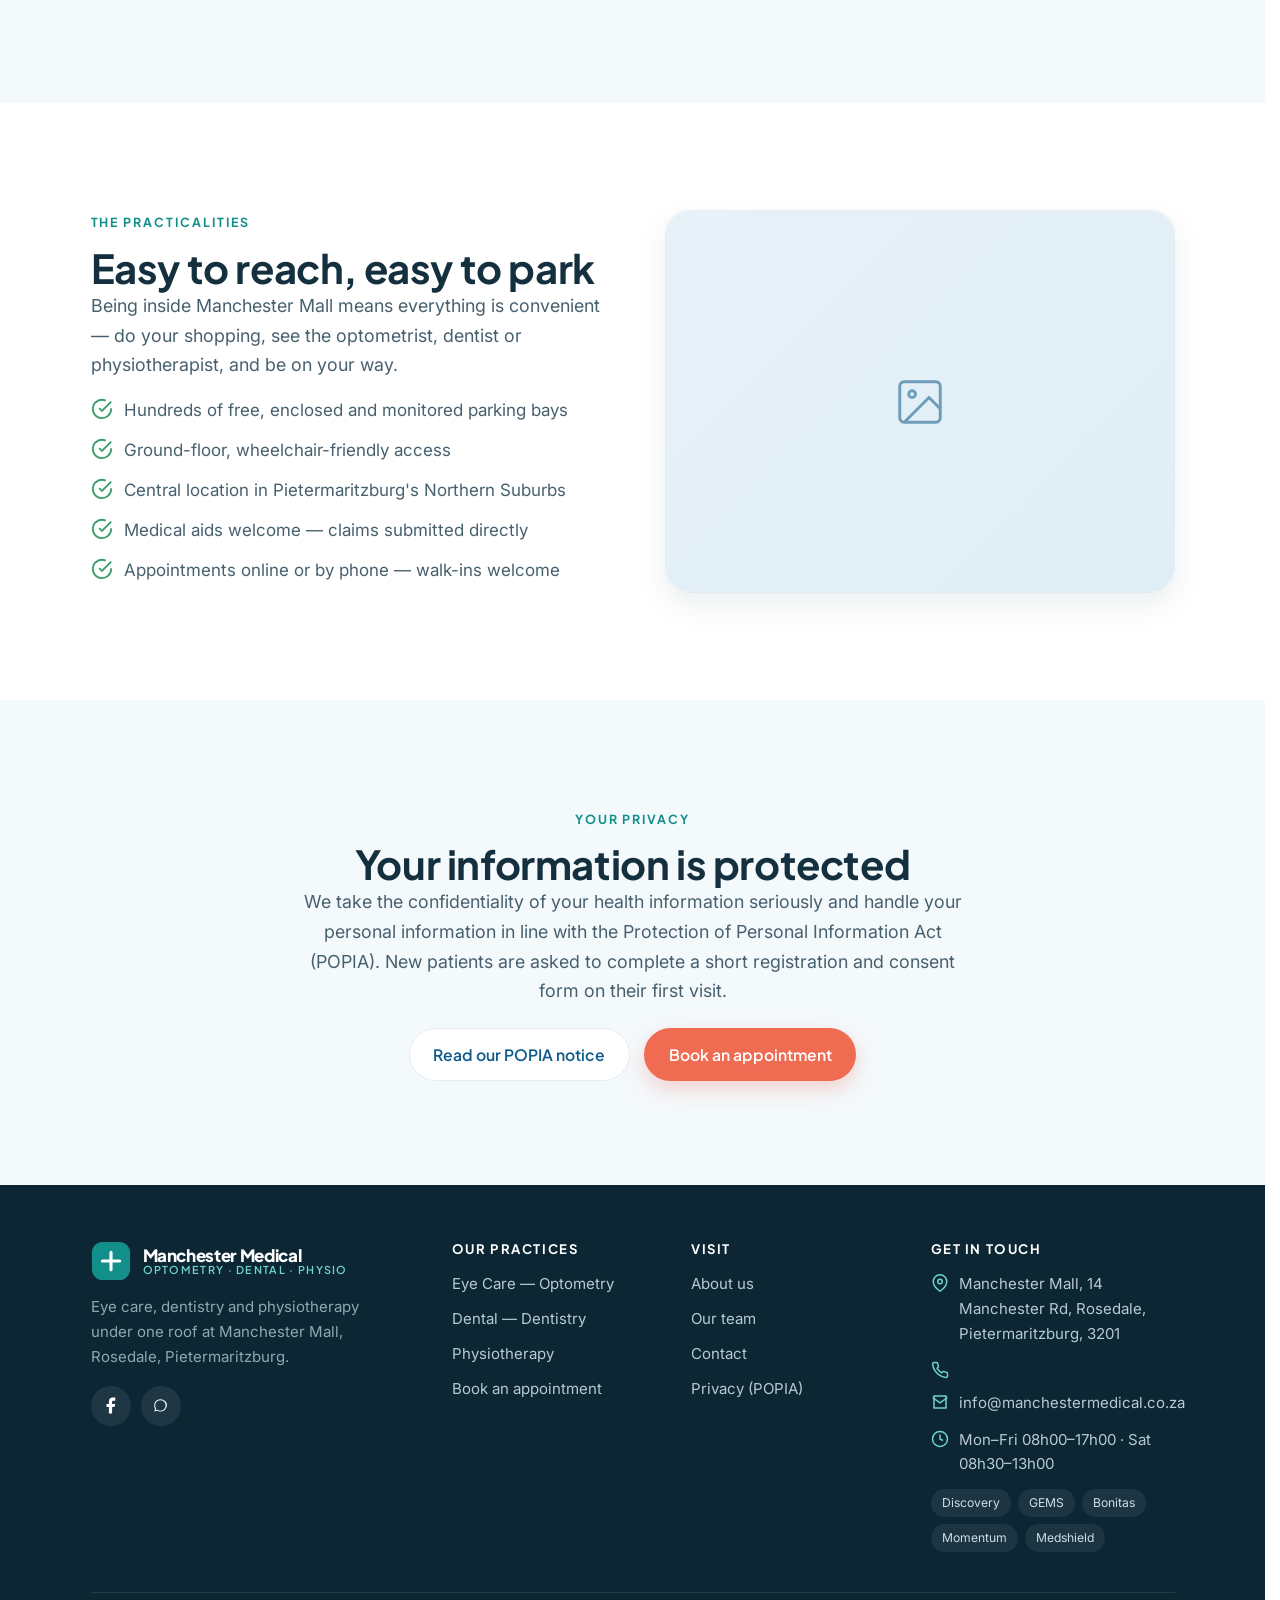
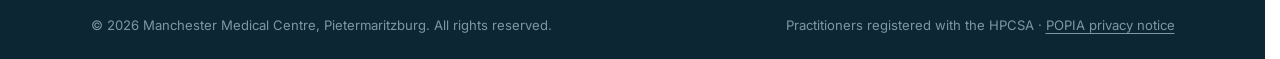
<file: about.html>
<!DOCTYPE html>
<html lang="en">
<head>
  <meta charset="UTF-8" />
  <meta name="viewport" content="width=device-width, initial-scale=1.0" />
  <title>About Us | Manchester Medical Centre, Pietermaritzburg</title>
  <meta name="description" content="Manchester Medical Centre unites three trusted practices — New Sight Optometry, The Smile Clinic Dentistry and Ms N Paruk Physiotherapy — under one roof at Manchester Mall, Rosedale, Pietermaritzburg." />
  <link rel="preconnect" href="https://fonts.googleapis.com" />
  <link rel="preconnect" href="https://fonts.gstatic.com" crossorigin />
  <link href="https://fonts.googleapis.com/css2?family=Plus+Jakarta+Sans:wght@500;600;700;800&family=Inter:wght@400;500;600&display=swap" rel="stylesheet" />
  <link rel="icon" type="image/svg+xml" href="assets/favicon.svg" />
  <link rel="stylesheet" href="assets/css/styles.css" />
</head>
<body>

  <!-- ============ HEADER ============ -->
  <header class="site-header">
    <div class="container nav">
      <a href="index.html" class="brand" aria-label="Manchester Medical Centre — home">
        <svg class="logo-mark" viewBox="0 0 44 44" fill="none" aria-hidden="true"><rect x="1" y="1" width="42" height="42" rx="12" fill="url(#grad-hdr)"/><path d="M22 12.5v19M12.5 22h19" stroke="#fff" stroke-width="3.4" stroke-linecap="round"/><defs><linearGradient id="grad-hdr" x1="2" y1="2" x2="42" y2="42"><stop stop-color="#128f8b"/><stop offset="1" stop-color="#0e5a8a"/></linearGradient></defs></svg>
        <span class="brand-name">Manchester Medical<span>Optometry · Dental · Physio</span></span>
      </a>
      <nav aria-label="Primary">
        <ul class="nav-menu">
          <li><a class="nav-link" href="index.html">Home</a></li>
          <li><a class="nav-link" href="about.html" aria-current="page">About</a></li>
          <li class="has-dropdown">
            <a class="nav-link" href="#" aria-haspopup="true" aria-expanded="false">Services <svg class="caret" viewBox="0 0 24 24" fill="none" stroke="currentColor" stroke-width="2" aria-hidden="true"><polyline points="6 9 12 15 18 9"/></svg></a>
            <div class="dropdown">
              <a href="optometry.html"><span class="d-ico" style="background:#e6f1f9"><svg viewBox="0 0 24 24" fill="none" stroke="#1f7fb8" stroke-width="2"><circle cx="12" cy="12" r="3"/><path d="M2 12s3.5-7 10-7 10 7 10 7-3.5 7-10 7-10-7-10-7z"/></svg></span><span><b>Eye Care</b><small>New Sight Optometry</small></span></a>
              <a href="dentistry.html"><span class="d-ico" style="background:#e2f5f4"><svg viewBox="0 0 24 24" fill="none" stroke="#10a29c" stroke-width="1.7"><path d="M12 5.5C10.8 4.3 9.4 3.5 7.8 3.5 5.4 3.5 4 5.3 4 7.6c0 1.5.4 2.7.8 4.4.3 1.4.5 3.6 1.1 5.4.4 1.3.9 2.4 1.6 2.4.8 0 1-1.1 1.3-2.6.3-1.6.5-3.1 1.2-3.1s.9 1.5 1.2 3.1c.3 1.5.5 2.6 1.3 2.6.7 0 1.2-1.1 1.6-2.4.6-1.8.8-4 1.1-5.4.4-1.7.8-2.9.8-4.4 0-2.3-1.4-4.1-3.8-4.1-1.6 0-3 .8-4.2 2z"/></svg></span><span><b>Dental</b><small>The Smile Clinic Dentistry</small></span></a>
              <a href="physiotherapy.html"><span class="d-ico" style="background:#e6f4ec"><svg viewBox="0 0 24 24" fill="none" stroke="#3a9d6a" stroke-width="2"><polyline points="22 12 18 12 15 21 9 3 6 12 2 12"/></svg></span><span><b>Physiotherapy</b><small>Ms N Paruk</small></span></a>
            </div>
          </li>
          <li><a class="nav-link" href="team.html">Our Team</a></li>
          <li><a class="nav-link" href="contact.html">Contact</a></li>
        </ul>
      </nav>
      <div class="nav-actions">
        <a class="nav-phone" data-site="phone" data-fill="no" href="#"><svg viewBox="0 0 24 24" fill="none" stroke="currentColor" stroke-width="2" aria-hidden="true"><path d="M22 16.92v3a2 2 0 0 1-2.18 2 19.79 19.79 0 0 1-8.63-3.07 19.5 19.5 0 0 1-6-6 19.79 19.79 0 0 1-3.07-8.67A2 2 0 0 1 4.11 2h3a2 2 0 0 1 2 1.72c.13.9.36 1.78.7 2.6a2 2 0 0 1-.45 2.11L8.09 9.91a16 16 0 0 0 6 6l1.27-1.27a2 2 0 0 1 2.11-.45c.82.34 1.7.57 2.6.7A2 2 0 0 1 22 16.92z"/></svg><span data-site="phone-text"></span></a>
        <a class="btn btn-book" href="book.html"><svg viewBox="0 0 24 24" fill="none" stroke="currentColor" stroke-width="2" aria-hidden="true"><rect x="3" y="4" width="18" height="18" rx="2"/><line x1="16" y1="2" x2="16" y2="6"/><line x1="8" y1="2" x2="8" y2="6"/><line x1="3" y1="10" x2="21" y2="10"/></svg>Book<span class="hide-sm">&nbsp;now</span></a>
        <button class="nav-toggle" id="navToggle" aria-label="Open menu"><svg viewBox="0 0 24 24" fill="none" stroke="currentColor" stroke-width="2"><line x1="3" y1="6" x2="21" y2="6"/><line x1="3" y1="12" x2="21" y2="12"/><line x1="3" y1="18" x2="21" y2="18"/></svg></button>
      </div>
    </div>
  </header>

  <div class="mobile-menu" id="mobileMenu" aria-label="Mobile navigation">
    <div class="mm-top"><span class="brand-name">Manchester Medical<span>Pietermaritzburg</span></span><button class="menu-close" id="menuClose" aria-label="Close menu"><svg viewBox="0 0 24 24" fill="none" stroke="currentColor" stroke-width="2"><line x1="18" y1="6" x2="6" y2="18"/><line x1="6" y1="6" x2="18" y2="18"/></svg></button></div>
    <a href="index.html">Home</a>
    <a href="about.html">About</a>
    <div class="mm-label">Our Practices</div>
    <div class="mm-sub"><a href="optometry.html">Eye Care — New Sight Optometry</a><a href="dentistry.html">Dental — The Smile Clinic</a><a href="physiotherapy.html">Physiotherapy — Ms N Paruk</a></div>
    <a href="team.html">Our Team</a>
    <a href="contact.html">Contact</a>
    <a class="btn btn-book btn-block" href="book.html">Book an appointment</a>
    <a class="btn btn-ghost btn-block" data-site="phone" data-fill="no" href="#">Call us</a>
  </div>
  <div class="backdrop" id="backdrop"></div>

  <!-- ============ PAGE HERO ============ -->
  <section class="page-hero">
    <div class="container">
      <div class="breadcrumb"><a href="index.html">Home</a> / About</div>
      <h1>About Manchester Medical Centre</h1>
      <p>Three trusted practices, brought together to make quality healthcare simpler and more convenient for families in Pietermaritzburg's Northern Suburbs.</p>
    </div>
  </section>

  <!-- ============ STORY ============ -->
  <section class="section">
    <div class="container">
      <div class="split">
        <div class="reveal">
          <span class="eyebrow">Our story</span>
          <h2>One centre, three practices, under one roof</h2>
          <p class="lead">Manchester Medical Centre is a new multidisciplinary centre at Manchester Mall in Rosedale, Pietermaritzburg. We bring together three established practices — <strong>New Sight Optometry</strong>, <strong>The Smile Clinic Dentistry</strong> and <strong>Ms N Paruk's physiotherapy practice</strong> — so your family can look after your eyes, teeth and physical health in one convenient place.</p>
          <p>Each practice is run by its own registered, experienced practitioner, but together we share a warm reception, easy online booking and a genuine commitment to caring, unhurried treatment. Whether you're here for an eye test, a dental check-up or rehabilitation after an injury, you'll be looked after by people who take the time to listen.</p>
        </div>
        <div class="reveal d1">
          <div class="media-frame ratio-43">
            <!-- REPLACE PHOTO: the centre entrance, signage or reception -->
            <div class="photo-slot" data-label="Photo: the centre">
              <svg viewBox="0 0 24 24" fill="none" stroke="currentColor" stroke-width="1.3"><path d="M3 9l9-6 9 6v11a1 1 0 0 1-1 1H4a1 1 0 0 1-1-1z"/><path d="M9 21V12h6v9"/></svg>
            </div>
          </div>
        </div>
      </div>
    </div>
  </section>

  <!-- ============ VALUES ============ -->
  <section class="section section--soft">
    <div class="container">
      <div class="section-head center reveal">
        <span class="eyebrow">Our approach</span>
        <h2>What you can expect from us</h2>
      </div>
      <div class="grid-3">
        <article class="disc-card reveal" style="--dc:var(--brand)">
          <div class="disc-ico"><svg viewBox="0 0 24 24" fill="none" stroke="currentColor" stroke-width="2"><path d="M20.84 4.61a5.5 5.5 0 0 0-7.78 0L12 5.67l-1.06-1.06a5.5 5.5 0 1 0-7.78 7.78L12 21l8.84-8.84a5.5 5.5 0 0 0 0-7.78z"/></svg></div>
          <h3>Patient-centred care</h3>
          <p>We listen first, explain clearly, and involve you in every decision about your treatment — no rushing, no jargon.</p>
        </article>
        <article class="disc-card reveal d1" style="--dc:var(--teal)">
          <div class="disc-ico"><svg viewBox="0 0 24 24" fill="none" stroke="currentColor" stroke-width="2"><path d="M17 21v-2a4 4 0 0 0-4-4H5a4 4 0 0 0-4 4v2"/><circle cx="9" cy="7" r="4"/><path d="M23 21v-2a4 4 0 0 0-3-3.87"/><path d="M16 3.13a4 4 0 0 1 0 7.75"/></svg></div>
          <h3>Family-focused</h3>
          <p>Care for every stage of life, from children's first eye tests and dental visits to rehabilitation and preventative screening.</p>
        </article>
        <article class="disc-card reveal d2" style="--dc:var(--green)">
          <div class="disc-ico"><svg viewBox="0 0 24 24" fill="none" stroke="currentColor" stroke-width="2"><path d="M12 22s8-4 8-10V5l-8-3-8 3v7c0 6 8 10 8 10z"/></svg></div>
          <h3>Registered &amp; professional</h3>
          <p>All our practitioners are registered with the Health Professions Council of South Africa (HPCSA) and practise to its ethical standards.</p>
        </article>
      </div>
    </div>
  </section>

  <!-- ============ FACILITIES ============ -->
  <section class="section">
    <div class="container">
      <div class="split reverse">
        <div class="split-media reveal">
          <div class="media-frame ratio-43">
            <!-- REPLACE PHOTO: waiting area, parking or mall entrance -->
            <div class="photo-slot" data-label="Photo: waiting area / parking">
              <svg viewBox="0 0 24 24" fill="none" stroke="currentColor" stroke-width="1.3"><rect x="3" y="3" width="18" height="18" rx="2"/><circle cx="8.5" cy="8.5" r="1.5"/><polyline points="21 15 16 10 5 21"/></svg>
            </div>
          </div>
        </div>
        <div class="reveal d1">
          <span class="eyebrow">The practicalities</span>
          <h2>Easy to reach, easy to park</h2>
          <p class="lead">Being inside Manchester Mall means everything is convenient — do your shopping, see the optometrist, dentist or physiotherapist, and be on your way.</p>
          <ul class="tick-list">
            <li><svg viewBox="0 0 24 24" fill="none" stroke="currentColor" stroke-width="2"><path d="M22 11.08V12a10 10 0 1 1-5.93-9.14"/><polyline points="22 4 12 14.01 9 11.01"/></svg><span>Hundreds of free, enclosed and monitored parking bays</span></li>
            <li><svg viewBox="0 0 24 24" fill="none" stroke="currentColor" stroke-width="2"><path d="M22 11.08V12a10 10 0 1 1-5.93-9.14"/><polyline points="22 4 12 14.01 9 11.01"/></svg><span>Ground-floor, wheelchair-friendly access</span></li>
            <li><svg viewBox="0 0 24 24" fill="none" stroke="currentColor" stroke-width="2"><path d="M22 11.08V12a10 10 0 1 1-5.93-9.14"/><polyline points="22 4 12 14.01 9 11.01"/></svg><span>Central location in Pietermaritzburg's Northern Suburbs</span></li>
            <li><svg viewBox="0 0 24 24" fill="none" stroke="currentColor" stroke-width="2"><path d="M22 11.08V12a10 10 0 1 1-5.93-9.14"/><polyline points="22 4 12 14.01 9 11.01"/></svg><span>Medical aids welcome — claims submitted directly</span></li>
            <li><svg viewBox="0 0 24 24" fill="none" stroke="currentColor" stroke-width="2"><path d="M22 11.08V12a10 10 0 1 1-5.93-9.14"/><polyline points="22 4 12 14.01 9 11.01"/></svg><span>Appointments online or by phone — walk-ins welcome</span></li>
          </ul>
        </div>
      </div>
    </div>
  </section>

  <!-- ============ POPIA / TRUST ============ -->
  <section class="section section--soft">
    <div class="container narrow center reveal">
      <span class="eyebrow">Your privacy</span>
      <h2>Your information is protected</h2>
      <p class="lead">We take the confidentiality of your health information seriously and handle your personal information in line with the Protection of Personal Information Act (POPIA). New patients are asked to complete a short registration and consent form on their first visit.</p>
      <div class="btn-row" style="justify-content:center;margin-top:22px">
        <a class="btn btn-ghost" href="privacy.html">Read our POPIA notice</a>
        <a class="btn btn-book" href="book.html">Book an appointment</a>
      </div>
    </div>
  </section>

  <!-- ============ FOOTER (shared) ============ -->
  <footer class="site-footer">
    <div class="container">
      <div class="footer-grid">
        <div class="footer-brand">
          <div class="brand"><svg class="logo-mark" viewBox="0 0 44 44" fill="none" aria-hidden="true"><rect x="1" y="1" width="42" height="42" rx="12" fill="url(#grad-ftr)"/><path d="M22 12.5v19M12.5 22h19" stroke="#fff" stroke-width="3.4" stroke-linecap="round"/><defs><linearGradient id="grad-ftr" x1="2" y1="2" x2="42" y2="42"><stop stop-color="#128f8b"/><stop offset="1" stop-color="#0e5a8a"/></linearGradient></defs></svg><span class="brand-name">Manchester Medical<span>Optometry · Dental · Physio</span></span></div>
          <p>Eye care, dentistry and physiotherapy under one roof at Manchester Mall, Rosedale, Pietermaritzburg.</p>
          <div class="social">
            <a href="#" aria-label="Facebook"><svg viewBox="0 0 24 24" fill="currentColor"><path d="M18 2h-3a5 5 0 0 0-5 5v3H7v4h3v8h4v-8h3l1-4h-4V7a1 1 0 0 1 1-1h3z"/></svg></a>
            <a data-site="whatsapp" href="#" aria-label="WhatsApp"><svg viewBox="0 0 24 24" fill="currentColor"><path d="M17.6 6.3A7.9 7.9 0 0 0 12 4a8 8 0 0 0-6.9 12l-1 3.6 3.7-1a8 8 0 0 0 3.8 1h.4a8 8 0 0 0 5.6-13.7zM12 18.5a6.6 6.6 0 0 1-3.4-.9l-.2-.1-2.5.6.6-2.4-.2-.3A6.6 6.6 0 1 1 12 18.5z"/></svg></a>
          </div>
        </div>
        <div><h4>Our Practices</h4><ul class="footer-list"><li><a href="optometry.html">Eye Care — Optometry</a></li><li><a href="dentistry.html">Dental — Dentistry</a></li><li><a href="physiotherapy.html">Physiotherapy</a></li><li><a href="book.html">Book an appointment</a></li></ul></div>
        <div><h4>Visit</h4><ul class="footer-list"><li><a href="about.html">About us</a></li><li><a href="team.html">Our team</a></li><li><a href="contact.html">Contact</a></li><li><a href="privacy.html">Privacy (POPIA)</a></li></ul></div>
        <div><h4>Get in touch</h4><ul class="footer-contact">
          <li><svg viewBox="0 0 24 24" fill="none" stroke="currentColor" stroke-width="2"><path d="M21 10c0 7-9 13-9 13s-9-6-9-13a9 9 0 0 1 18 0z"/><circle cx="12" cy="10" r="3"/></svg><span>Manchester Mall, 14 Manchester Rd, Rosedale, Pietermaritzburg, 3201</span></li>
          <li><svg viewBox="0 0 24 24" fill="none" stroke="currentColor" stroke-width="2"><path d="M22 16.92v3a2 2 0 0 1-2.18 2 19.79 19.79 0 0 1-8.63-3.07 19.5 19.5 0 0 1-6-6 19.79 19.79 0 0 1-3.07-8.67A2 2 0 0 1 4.11 2h3a2 2 0 0 1 2 1.72c.13.9.36 1.78.7 2.6a2 2 0 0 1-.45 2.11L8.09 9.91a16 16 0 0 0 6 6l1.27-1.27a2 2 0 0 1 2.11-.45c.82.34 1.7.57 2.6.7A2 2 0 0 1 22 16.92z"/></svg><a data-site="phone" data-fill="no" href="#"></a></li>
          <li><svg viewBox="0 0 24 24" fill="none" stroke="currentColor" stroke-width="2"><path d="M4 4h16v16H4z"/><polyline points="22,6 12,13 2,6"/></svg><a data-site="email" href="#"></a></li>
          <li><svg viewBox="0 0 24 24" fill="none" stroke="currentColor" stroke-width="2"><circle cx="12" cy="12" r="10"/><polyline points="12 6 12 12 16 14"/></svg><span>Mon–Fri 08h00–17h00 · Sat 08h30–13h00</span></li>
        </ul><div class="footer-aids"><span>Discovery</span><span>GEMS</span><span>Bonitas</span><span>Momentum</span><span>Medshield</span></div></div>
      </div>
      <div class="footer-bottom"><span>© <span data-year></span> Manchester Medical Centre, Pietermaritzburg. All rights reserved.</span><span>Practitioners registered with the HPCSA · <a href="privacy.html">POPIA privacy notice</a></span></div>
    </div>
  </footer>

  <nav class="action-bar" aria-label="Quick actions">
    <a class="ab-call" data-site="phone" data-fill="no" href="#"><svg viewBox="0 0 24 24" fill="none" stroke="currentColor" stroke-width="2"><path d="M22 16.92v3a2 2 0 0 1-2.18 2 19.79 19.79 0 0 1-8.63-3.07 19.5 19.5 0 0 1-6-6 19.79 19.79 0 0 1-3.07-8.67A2 2 0 0 1 4.11 2h3a2 2 0 0 1 2 1.72c.13.9.36 1.78.7 2.6a2 2 0 0 1-.45 2.11L8.09 9.91a16 16 0 0 0 6 6l1.27-1.27a2 2 0 0 1 2.11-.45c.82.34 1.7.57 2.6.7A2 2 0 0 1 22 16.92z"/></svg>Call</a>
    <a class="ab-wa" data-site="whatsapp" href="#"><svg viewBox="0 0 24 24" fill="currentColor"><path d="M17.6 6.3A7.9 7.9 0 0 0 12 4a8 8 0 0 0-6.9 12l-1 3.6 3.7-1a8 8 0 0 0 3.8 1h.4a8 8 0 0 0 5.6-13.7zM12 18.5a6.6 6.6 0 0 1-3.4-.9l-.2-.1-2.5.6.6-2.4-.2-.3A6.6 6.6 0 1 1 12 18.5z"/></svg>WhatsApp</a>
    <a class="ab-book" href="book.html"><svg viewBox="0 0 24 24" fill="none" stroke="currentColor" stroke-width="2"><rect x="3" y="4" width="18" height="18" rx="2"/><line x1="16" y1="2" x2="16" y2="6"/><line x1="8" y1="2" x2="8" y2="6"/><line x1="3" y1="10" x2="21" y2="10"/></svg>Book</a>
  </nav>
  <a class="wa-float" data-site="whatsapp" href="#" aria-label="Chat on WhatsApp"><svg viewBox="0 0 24 24" fill="currentColor"><path d="M17.6 6.3A7.9 7.9 0 0 0 12 4a8 8 0 0 0-6.9 12l-1 3.6 3.7-1a8 8 0 0 0 3.8 1h.4a8 8 0 0 0 5.6-13.7zM12 18.5a6.6 6.6 0 0 1-3.4-.9l-.2-.1-2.5.6.6-2.4-.2-.3A6.6 6.6 0 1 1 12 18.5zm3.6-4.9c-.2-.1-1.2-.6-1.4-.6s-.3-.1-.5.1-.5.6-.6.8-.3.2-.5.1a5.4 5.4 0 0 1-1.6-1 6 6 0 0 1-1.1-1.4c-.1-.2 0-.3.1-.4l.3-.4.3-.4v-.4c0-.1-.5-1.2-.7-1.6s-.3-.4-.5-.4h-.4a.9.9 0 0 0-.6.3 2.6 2.6 0 0 0-.8 1.9 4.5 4.5 0 0 0 1 2.4 10.3 10.3 0 0 0 3.9 3.4c.5.3 1 .4 1.3.5a3.1 3.1 0 0 0 1.4.1 2.3 2.3 0 0 0 1.5-1 1.9 1.9 0 0 0 .1-1c-.1-.2-.2-.2-.4-.3z"/></svg></a>

  <script src="assets/js/main.js"></script>
</body>
</html>
</file>
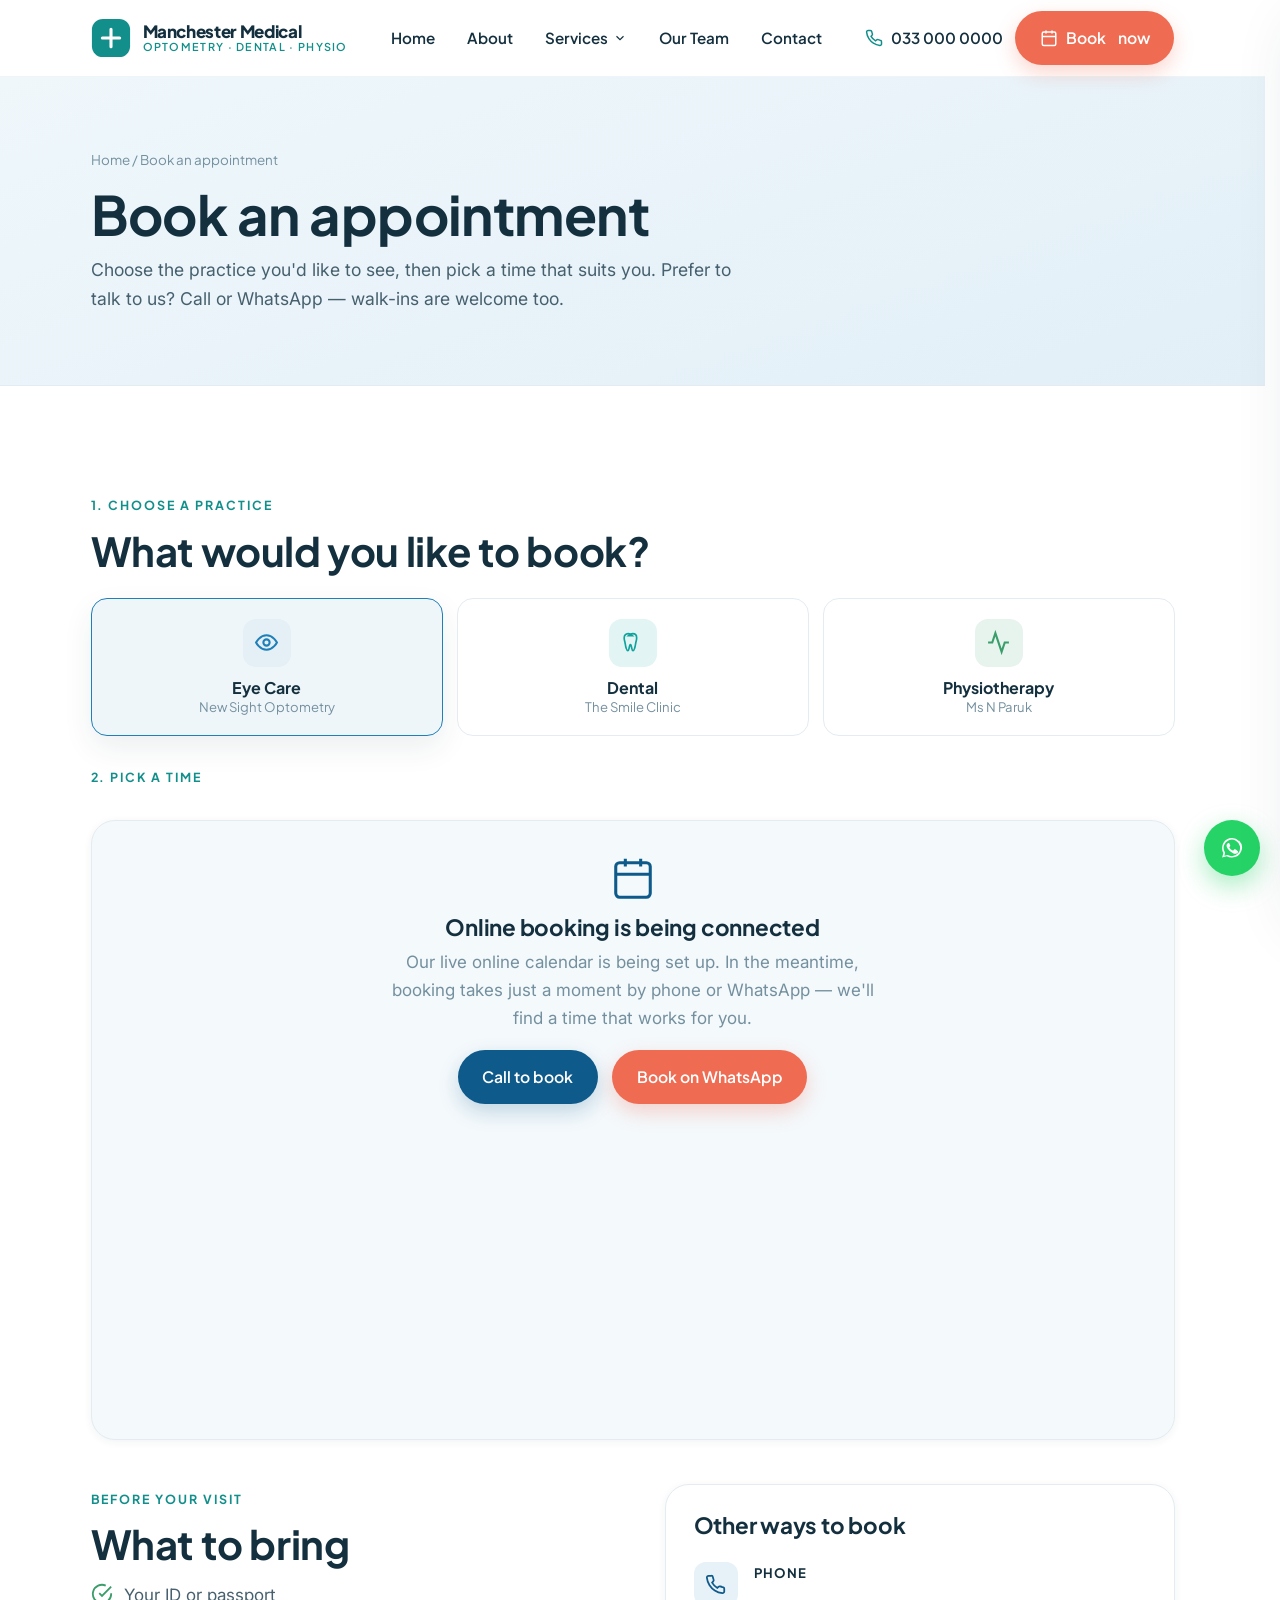
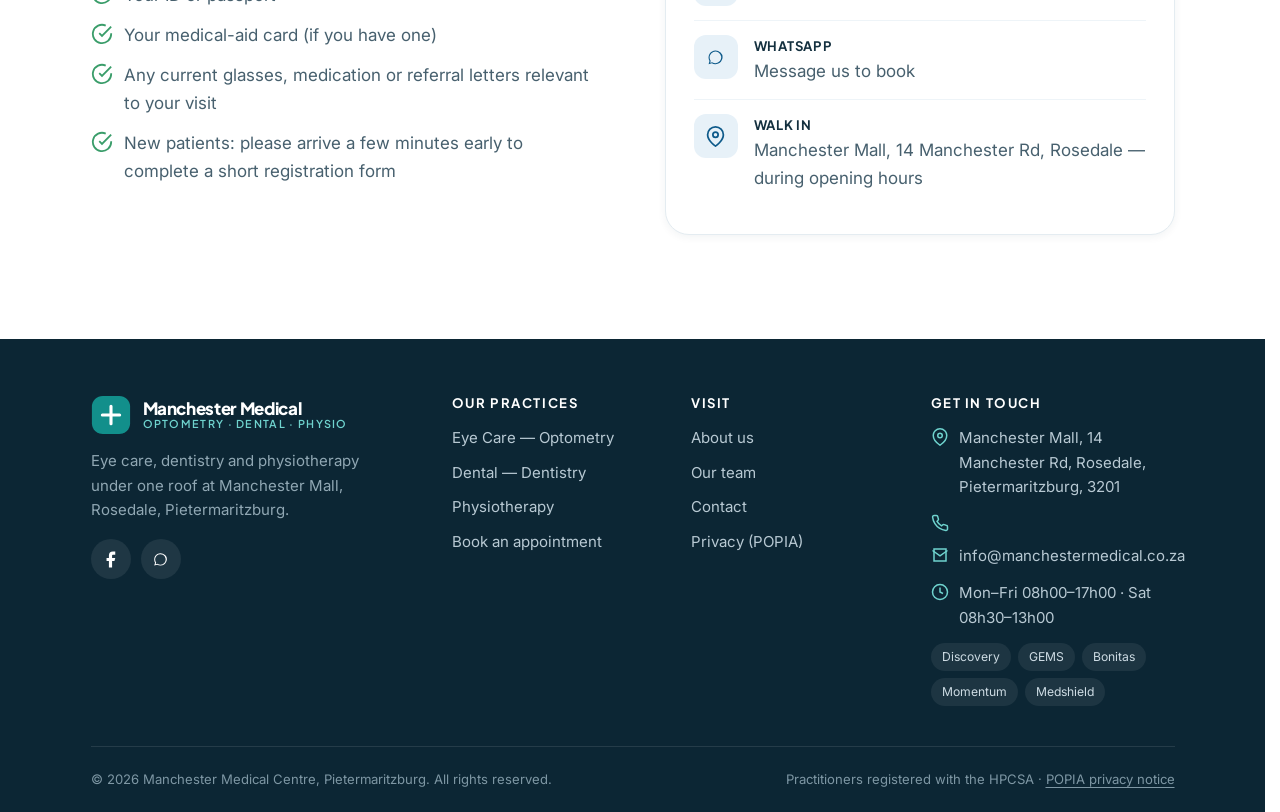
<file: book.html>
<!DOCTYPE html>
<html lang="en">
<head>
  <meta charset="UTF-8" />
  <meta name="viewport" content="width=device-width, initial-scale=1.0" />
  <title>Book an Appointment | Manchester Medical Centre, Pietermaritzburg</title>
  <meta name="description" content="Book an appointment online at Manchester Medical Centre — choose Eye Care, Dental or Physiotherapy and pick a time. Or call / WhatsApp us. Manchester Mall, Pietermaritzburg." />
  <link rel="preconnect" href="https://fonts.googleapis.com" />
  <link rel="preconnect" href="https://fonts.gstatic.com" crossorigin />
  <link href="https://fonts.googleapis.com/css2?family=Plus+Jakarta+Sans:wght@500;600;700;800&family=Inter:wght@400;500;600&display=swap" rel="stylesheet" />
  <link rel="icon" type="image/svg+xml" href="assets/favicon.svg" />
  <link rel="stylesheet" href="assets/css/styles.css" />
</head>
<body>

  <!-- ============ HEADER ============ -->
  <header class="site-header">
    <div class="container nav">
      <a href="index.html" class="brand" aria-label="Manchester Medical Centre — home">
        <svg class="logo-mark" viewBox="0 0 44 44" fill="none" aria-hidden="true"><rect x="1" y="1" width="42" height="42" rx="12" fill="url(#grad-hdr)"/><path d="M22 12.5v19M12.5 22h19" stroke="#fff" stroke-width="3.4" stroke-linecap="round"/><defs><linearGradient id="grad-hdr" x1="2" y1="2" x2="42" y2="42"><stop stop-color="#128f8b"/><stop offset="1" stop-color="#0e5a8a"/></linearGradient></defs></svg>
        <span class="brand-name">Manchester Medical<span>Optometry · Dental · Physio</span></span>
      </a>
      <nav aria-label="Primary">
        <ul class="nav-menu">
          <li><a class="nav-link" href="index.html">Home</a></li>
          <li><a class="nav-link" href="about.html">About</a></li>
          <li class="has-dropdown">
            <a class="nav-link" href="#" aria-haspopup="true" aria-expanded="false">Services <svg class="caret" viewBox="0 0 24 24" fill="none" stroke="currentColor" stroke-width="2" aria-hidden="true"><polyline points="6 9 12 15 18 9"/></svg></a>
            <div class="dropdown">
              <a href="optometry.html"><span class="d-ico" style="background:#e6f1f9"><svg viewBox="0 0 24 24" fill="none" stroke="#1f7fb8" stroke-width="2"><circle cx="12" cy="12" r="3"/><path d="M2 12s3.5-7 10-7 10 7 10 7-3.5 7-10 7-10-7-10-7z"/></svg></span><span><b>Eye Care</b><small>New Sight Optometry</small></span></a>
              <a href="dentistry.html"><span class="d-ico" style="background:#e2f5f4"><svg viewBox="0 0 24 24" fill="none" stroke="#10a29c" stroke-width="1.7"><path d="M12 5.5C10.8 4.3 9.4 3.5 7.8 3.5 5.4 3.5 4 5.3 4 7.6c0 1.5.4 2.7.8 4.4.3 1.4.5 3.6 1.1 5.4.4 1.3.9 2.4 1.6 2.4.8 0 1-1.1 1.3-2.6.3-1.6.5-3.1 1.2-3.1s.9 1.5 1.2 3.1c.3 1.5.5 2.6 1.3 2.6.7 0 1.2-1.1 1.6-2.4.6-1.8.8-4 1.1-5.4.4-1.7.8-2.9.8-4.4 0-2.3-1.4-4.1-3.8-4.1-1.6 0-3 .8-4.2 2z"/></svg></span><span><b>Dental</b><small>The Smile Clinic Dentistry</small></span></a>
              <a href="physiotherapy.html"><span class="d-ico" style="background:#e6f4ec"><svg viewBox="0 0 24 24" fill="none" stroke="#3a9d6a" stroke-width="2"><polyline points="22 12 18 12 15 21 9 3 6 12 2 12"/></svg></span><span><b>Physiotherapy</b><small>Ms N Paruk</small></span></a>
            </div>
          </li>
          <li><a class="nav-link" href="team.html">Our Team</a></li>
          <li><a class="nav-link" href="contact.html">Contact</a></li>
        </ul>
      </nav>
      <div class="nav-actions">
        <a class="nav-phone" data-site="phone" data-fill="no" href="#"><svg viewBox="0 0 24 24" fill="none" stroke="currentColor" stroke-width="2" aria-hidden="true"><path d="M22 16.92v3a2 2 0 0 1-2.18 2 19.79 19.79 0 0 1-8.63-3.07 19.5 19.5 0 0 1-6-6 19.79 19.79 0 0 1-3.07-8.67A2 2 0 0 1 4.11 2h3a2 2 0 0 1 2 1.72c.13.9.36 1.78.7 2.6a2 2 0 0 1-.45 2.11L8.09 9.91a16 16 0 0 0 6 6l1.27-1.27a2 2 0 0 1 2.11-.45c.82.34 1.7.57 2.6.7A2 2 0 0 1 22 16.92z"/></svg><span data-site="phone-text"></span></a>
        <a class="btn btn-book" href="book.html"><svg viewBox="0 0 24 24" fill="none" stroke="currentColor" stroke-width="2" aria-hidden="true"><rect x="3" y="4" width="18" height="18" rx="2"/><line x1="16" y1="2" x2="16" y2="6"/><line x1="8" y1="2" x2="8" y2="6"/><line x1="3" y1="10" x2="21" y2="10"/></svg>Book<span class="hide-sm">&nbsp;now</span></a>
        <button class="nav-toggle" id="navToggle" aria-label="Open menu"><svg viewBox="0 0 24 24" fill="none" stroke="currentColor" stroke-width="2"><line x1="3" y1="6" x2="21" y2="6"/><line x1="3" y1="12" x2="21" y2="12"/><line x1="3" y1="18" x2="21" y2="18"/></svg></button>
      </div>
    </div>
  </header>

  <div class="mobile-menu" id="mobileMenu" aria-label="Mobile navigation">
    <div class="mm-top"><span class="brand-name">Manchester Medical<span>Pietermaritzburg</span></span><button class="menu-close" id="menuClose" aria-label="Close menu"><svg viewBox="0 0 24 24" fill="none" stroke="currentColor" stroke-width="2"><line x1="18" y1="6" x2="6" y2="18"/><line x1="6" y1="6" x2="18" y2="18"/></svg></button></div>
    <a href="index.html">Home</a><a href="about.html">About</a>
    <div class="mm-label">Our Practices</div>
    <div class="mm-sub"><a href="optometry.html">Eye Care — New Sight Optometry</a><a href="dentistry.html">Dental — The Smile Clinic</a><a href="physiotherapy.html">Physiotherapy — Ms N Paruk</a></div>
    <a href="team.html">Our Team</a><a href="contact.html">Contact</a>
    <a class="btn btn-book btn-block" href="book.html">Book an appointment</a>
    <a class="btn btn-ghost btn-block" data-site="phone" data-fill="no" href="#">Call us</a>
  </div>
  <div class="backdrop" id="backdrop"></div>

  <!-- ============ PAGE HERO ============ -->
  <section class="page-hero">
    <div class="container">
      <div class="breadcrumb"><a href="index.html">Home</a> / Book an appointment</div>
      <h1>Book an appointment</h1>
      <p>Choose the practice you'd like to see, then pick a time that suits you. Prefer to talk to us? Call or WhatsApp — walk-ins are welcome too.</p>
    </div>
  </section>

  <!-- ============ BOOKING ============ -->
  <section class="section">
    <div class="container">
      <div class="section-head reveal" style="margin-bottom:24px">
        <span class="eyebrow">1. Choose a practice</span>
        <h2>What would you like to book?</h2>
      </div>

      <div class="booking-tabs reveal">
        <button class="booking-tab tab-eye" data-discipline="optometry" type="button">
          <span class="bt-ico"><svg viewBox="0 0 24 24" fill="none" stroke="currentColor" stroke-width="2"><circle cx="12" cy="12" r="3"/><path d="M2 12s3.5-7 10-7 10 7 10 7-3.5 7-10 7-10-7-10-7z"/></svg></span>
          <b>Eye Care</b><small>New Sight Optometry</small>
        </button>
        <button class="booking-tab tab-dental" data-discipline="dentistry" type="button">
          <span class="bt-ico"><svg viewBox="0 0 24 24" fill="none" stroke="currentColor" stroke-width="1.6"><path d="M12 5.5C10.8 4.3 9.4 3.5 7.8 3.5 5.4 3.5 4 5.3 4 7.6c0 1.5.4 2.7.8 4.4.3 1.4.5 3.6 1.1 5.4.4 1.3.9 2.4 1.6 2.4.8 0 1-1.1 1.3-2.6.3-1.6.5-3.1 1.2-3.1s.9 1.5 1.2 3.1c.3 1.5.5 2.6 1.3 2.6.7 0 1.2-1.1 1.6-2.4.6-1.8.8-4 1.1-5.4.4-1.7.8-2.9.8-4.4 0-2.3-1.4-4.1-3.8-4.1-1.6 0-3 .8-4.2 2z"/></svg></span>
          <b>Dental</b><small>The Smile Clinic</small>
        </button>
        <button class="booking-tab tab-physio" data-discipline="physiotherapy" type="button">
          <span class="bt-ico"><svg viewBox="0 0 24 24" fill="none" stroke="currentColor" stroke-width="2"><polyline points="22 12 18 12 15 21 9 3 6 12 2 12"/></svg></span>
          <b>Physiotherapy</b><small>Ms N Paruk</small>
        </button>
      </div>

      <div class="section-head reveal" style="margin:8px 0 20px">
        <span class="eyebrow">2. Pick a time</span>
      </div>

      <div class="cal-wrap reveal">
        <!-- Cal.com inline embed renders here once a real cal link is set in assets/js/main.js -->
        <div id="cal-inline" style="width:100%;min-height:620px"></div>

        <!-- Shown until the Cal.com links are connected (or if the embed can't load) -->
        <div class="cal-fallback" id="calFallback">
          <svg viewBox="0 0 24 24" fill="none" stroke="currentColor" stroke-width="1.6"><rect x="3" y="4" width="18" height="18" rx="2"/><line x1="16" y1="2" x2="16" y2="6"/><line x1="8" y1="2" x2="8" y2="6"/><line x1="3" y1="10" x2="21" y2="10"/></svg>
          <h3 style="margin-bottom:8px">Online booking is being connected</h3>
          <p class="muted" style="max-width:46ch;margin:0 auto 18px">Our live online calendar is being set up. In the meantime, booking takes just a moment by phone or WhatsApp — we'll find a time that works for you.</p>
          <div class="btn-row" style="justify-content:center">
            <a class="btn btn-primary" data-site="phone" data-fill="no" href="#">Call to book</a>
            <a class="btn btn-book" data-site="whatsapp" href="#">Book on WhatsApp</a>
          </div>
        </div>
      </div>

      <!-- What to bring -->
      <div class="split" style="margin-top:44px;align-items:start">
        <div class="reveal">
          <span class="eyebrow">Before your visit</span>
          <h2>What to bring</h2>
          <ul class="tick-list" style="margin-top:14px">
            <li><svg viewBox="0 0 24 24" fill="none" stroke="currentColor" stroke-width="2"><path d="M22 11.08V12a10 10 0 1 1-5.93-9.14"/><polyline points="22 4 12 14.01 9 11.01"/></svg><span>Your ID or passport</span></li>
            <li><svg viewBox="0 0 24 24" fill="none" stroke="currentColor" stroke-width="2"><path d="M22 11.08V12a10 10 0 1 1-5.93-9.14"/><polyline points="22 4 12 14.01 9 11.01"/></svg><span>Your medical-aid card (if you have one)</span></li>
            <li><svg viewBox="0 0 24 24" fill="none" stroke="currentColor" stroke-width="2"><path d="M22 11.08V12a10 10 0 1 1-5.93-9.14"/><polyline points="22 4 12 14.01 9 11.01"/></svg><span>Any current glasses, medication or referral letters relevant to your visit</span></li>
            <li><svg viewBox="0 0 24 24" fill="none" stroke="currentColor" stroke-width="2"><path d="M22 11.08V12a10 10 0 1 1-5.93-9.14"/><polyline points="22 4 12 14.01 9 11.01"/></svg><span>New patients: please arrive a few minutes early to complete a short registration form</span></li>
          </ul>
        </div>
        <div class="reveal d1">
          <div class="info-card">
            <h3 style="margin-bottom:10px">Other ways to book</h3>
            <div class="contact-line"><span class="ci"><svg viewBox="0 0 24 24" fill="none" stroke="currentColor" stroke-width="2"><path d="M22 16.92v3a2 2 0 0 1-2.18 2 19.79 19.79 0 0 1-8.63-3.07 19.5 19.5 0 0 1-6-6 19.79 19.79 0 0 1-3.07-8.67A2 2 0 0 1 4.11 2h3a2 2 0 0 1 2 1.72c.13.9.36 1.78.7 2.6a2 2 0 0 1-.45 2.11L8.09 9.91a16 16 0 0 0 6 6l1.27-1.27a2 2 0 0 1 2.11-.45c.82.34 1.7.57 2.6.7A2 2 0 0 1 22 16.92z"/></svg></span><div><b>Phone</b><p><a data-site="phone" data-fill="no" href="#"></a></p></div></div>
            <div class="contact-line"><span class="ci"><svg viewBox="0 0 24 24" fill="currentColor"><path d="M17.6 6.3A7.9 7.9 0 0 0 12 4a8 8 0 0 0-6.9 12l-1 3.6 3.7-1a8 8 0 0 0 3.8 1h.4a8 8 0 0 0 5.6-13.7zM12 18.5a6.6 6.6 0 0 1-3.4-.9l-.2-.1-2.5.6.6-2.4-.2-.3A6.6 6.6 0 1 1 12 18.5z"/></svg></span><div><b>WhatsApp</b><p><a data-site="whatsapp" href="#">Message us to book</a></p></div></div>
            <div class="contact-line"><span class="ci"><svg viewBox="0 0 24 24" fill="none" stroke="currentColor" stroke-width="2"><path d="M21 10c0 7-9 13-9 13s-9-6-9-13a9 9 0 0 1 18 0z"/><circle cx="12" cy="10" r="3"/></svg></span><div><b>Walk in</b><p>Manchester Mall, 14 Manchester Rd, Rosedale — during opening hours</p></div></div>
          </div>
        </div>
      </div>
    </div>
  </section>

  <!-- ============ FOOTER ============ -->
  <footer class="site-footer">
    <div class="container">
      <div class="footer-grid">
        <div class="footer-brand">
          <div class="brand"><svg class="logo-mark" viewBox="0 0 44 44" fill="none" aria-hidden="true"><rect x="1" y="1" width="42" height="42" rx="12" fill="url(#grad-ftr)"/><path d="M22 12.5v19M12.5 22h19" stroke="#fff" stroke-width="3.4" stroke-linecap="round"/><defs><linearGradient id="grad-ftr" x1="2" y1="2" x2="42" y2="42"><stop stop-color="#128f8b"/><stop offset="1" stop-color="#0e5a8a"/></linearGradient></defs></svg><span class="brand-name">Manchester Medical<span>Optometry · Dental · Physio</span></span></div>
          <p>Eye care, dentistry and physiotherapy under one roof at Manchester Mall, Rosedale, Pietermaritzburg.</p>
          <div class="social"><a href="#" aria-label="Facebook"><svg viewBox="0 0 24 24" fill="currentColor"><path d="M18 2h-3a5 5 0 0 0-5 5v3H7v4h3v8h4v-8h3l1-4h-4V7a1 1 0 0 1 1-1h3z"/></svg></a><a data-site="whatsapp" href="#" aria-label="WhatsApp"><svg viewBox="0 0 24 24" fill="currentColor"><path d="M17.6 6.3A7.9 7.9 0 0 0 12 4a8 8 0 0 0-6.9 12l-1 3.6 3.7-1a8 8 0 0 0 3.8 1h.4a8 8 0 0 0 5.6-13.7zM12 18.5a6.6 6.6 0 0 1-3.4-.9l-.2-.1-2.5.6.6-2.4-.2-.3A6.6 6.6 0 1 1 12 18.5z"/></svg></a></div>
        </div>
        <div><h4>Our Practices</h4><ul class="footer-list"><li><a href="optometry.html">Eye Care — Optometry</a></li><li><a href="dentistry.html">Dental — Dentistry</a></li><li><a href="physiotherapy.html">Physiotherapy</a></li><li><a href="book.html">Book an appointment</a></li></ul></div>
        <div><h4>Visit</h4><ul class="footer-list"><li><a href="about.html">About us</a></li><li><a href="team.html">Our team</a></li><li><a href="contact.html">Contact</a></li><li><a href="privacy.html">Privacy (POPIA)</a></li></ul></div>
        <div><h4>Get in touch</h4><ul class="footer-contact"><li><svg viewBox="0 0 24 24" fill="none" stroke="currentColor" stroke-width="2"><path d="M21 10c0 7-9 13-9 13s-9-6-9-13a9 9 0 0 1 18 0z"/><circle cx="12" cy="10" r="3"/></svg><span>Manchester Mall, 14 Manchester Rd, Rosedale, Pietermaritzburg, 3201</span></li><li><svg viewBox="0 0 24 24" fill="none" stroke="currentColor" stroke-width="2"><path d="M22 16.92v3a2 2 0 0 1-2.18 2 19.79 19.79 0 0 1-8.63-3.07 19.5 19.5 0 0 1-6-6 19.79 19.79 0 0 1-3.07-8.67A2 2 0 0 1 4.11 2h3a2 2 0 0 1 2 1.72c.13.9.36 1.78.7 2.6a2 2 0 0 1-.45 2.11L8.09 9.91a16 16 0 0 0 6 6l1.27-1.27a2 2 0 0 1 2.11-.45c.82.34 1.7.57 2.6.7A2 2 0 0 1 22 16.92z"/></svg><a data-site="phone" data-fill="no" href="#"></a></li><li><svg viewBox="0 0 24 24" fill="none" stroke="currentColor" stroke-width="2"><path d="M4 4h16v16H4z"/><polyline points="22,6 12,13 2,6"/></svg><a data-site="email" href="#"></a></li><li><svg viewBox="0 0 24 24" fill="none" stroke="currentColor" stroke-width="2"><circle cx="12" cy="12" r="10"/><polyline points="12 6 12 12 16 14"/></svg><span>Mon–Fri 08h00–17h00 · Sat 08h30–13h00</span></li></ul><div class="footer-aids"><span>Discovery</span><span>GEMS</span><span>Bonitas</span><span>Momentum</span><span>Medshield</span></div></div>
      </div>
      <div class="footer-bottom"><span>© <span data-year></span> Manchester Medical Centre, Pietermaritzburg. All rights reserved.</span><span>Practitioners registered with the HPCSA · <a href="privacy.html">POPIA privacy notice</a></span></div>
    </div>
  </footer>

  <nav class="action-bar" aria-label="Quick actions">
    <a class="ab-call" data-site="phone" data-fill="no" href="#"><svg viewBox="0 0 24 24" fill="none" stroke="currentColor" stroke-width="2"><path d="M22 16.92v3a2 2 0 0 1-2.18 2 19.79 19.79 0 0 1-8.63-3.07 19.5 19.5 0 0 1-6-6 19.79 19.79 0 0 1-3.07-8.67A2 2 0 0 1 4.11 2h3a2 2 0 0 1 2 1.72c.13.9.36 1.78.7 2.6a2 2 0 0 1-.45 2.11L8.09 9.91a16 16 0 0 0 6 6l1.27-1.27a2 2 0 0 1 2.11-.45c.82.34 1.7.57 2.6.7A2 2 0 0 1 22 16.92z"/></svg>Call</a>
    <a class="ab-wa" data-site="whatsapp" href="#"><svg viewBox="0 0 24 24" fill="currentColor"><path d="M17.6 6.3A7.9 7.9 0 0 0 12 4a8 8 0 0 0-6.9 12l-1 3.6 3.7-1a8 8 0 0 0 3.8 1h.4a8 8 0 0 0 5.6-13.7zM12 18.5a6.6 6.6 0 0 1-3.4-.9l-.2-.1-2.5.6.6-2.4-.2-.3A6.6 6.6 0 1 1 12 18.5z"/></svg>WhatsApp</a>
    <a class="ab-book" href="book.html"><svg viewBox="0 0 24 24" fill="none" stroke="currentColor" stroke-width="2"><rect x="3" y="4" width="18" height="18" rx="2"/><line x1="16" y1="2" x2="16" y2="6"/><line x1="8" y1="2" x2="8" y2="6"/><line x1="3" y1="10" x2="21" y2="10"/></svg>Book</a>
  </nav>
  <a class="wa-float" data-site="whatsapp" href="#" aria-label="Chat on WhatsApp"><svg viewBox="0 0 24 24" fill="currentColor"><path d="M17.6 6.3A7.9 7.9 0 0 0 12 4a8 8 0 0 0-6.9 12l-1 3.6 3.7-1a8 8 0 0 0 3.8 1h.4a8 8 0 0 0 5.6-13.7zM12 18.5a6.6 6.6 0 0 1-3.4-.9l-.2-.1-2.5.6.6-2.4-.2-.3A6.6 6.6 0 1 1 12 18.5zm3.6-4.9c-.2-.1-1.2-.6-1.4-.6s-.3-.1-.5.1-.5.6-.6.8-.3.2-.5.1a5.4 5.4 0 0 1-1.6-1 6 6 0 0 1-1.1-1.4c-.1-.2 0-.3.1-.4l.3-.4.3-.4v-.4c0-.1-.5-1.2-.7-1.6s-.3-.4-.5-.4h-.4a.9.9 0 0 0-.6.3 2.6 2.6 0 0 0-.8 1.9 4.5 4.5 0 0 0 1 2.4 10.3 10.3 0 0 0 3.9 3.4c.5.3 1 .4 1.3.5a3.1 3.1 0 0 0 1.4.1 2.3 2.3 0 0 0 1.5-1 1.9 1.9 0 0 0 .1-1c-.1-.2-.2-.2-.4-.3z"/></svg></a>

  <script src="assets/js/main.js"></script>
</body>
</html>
</file>
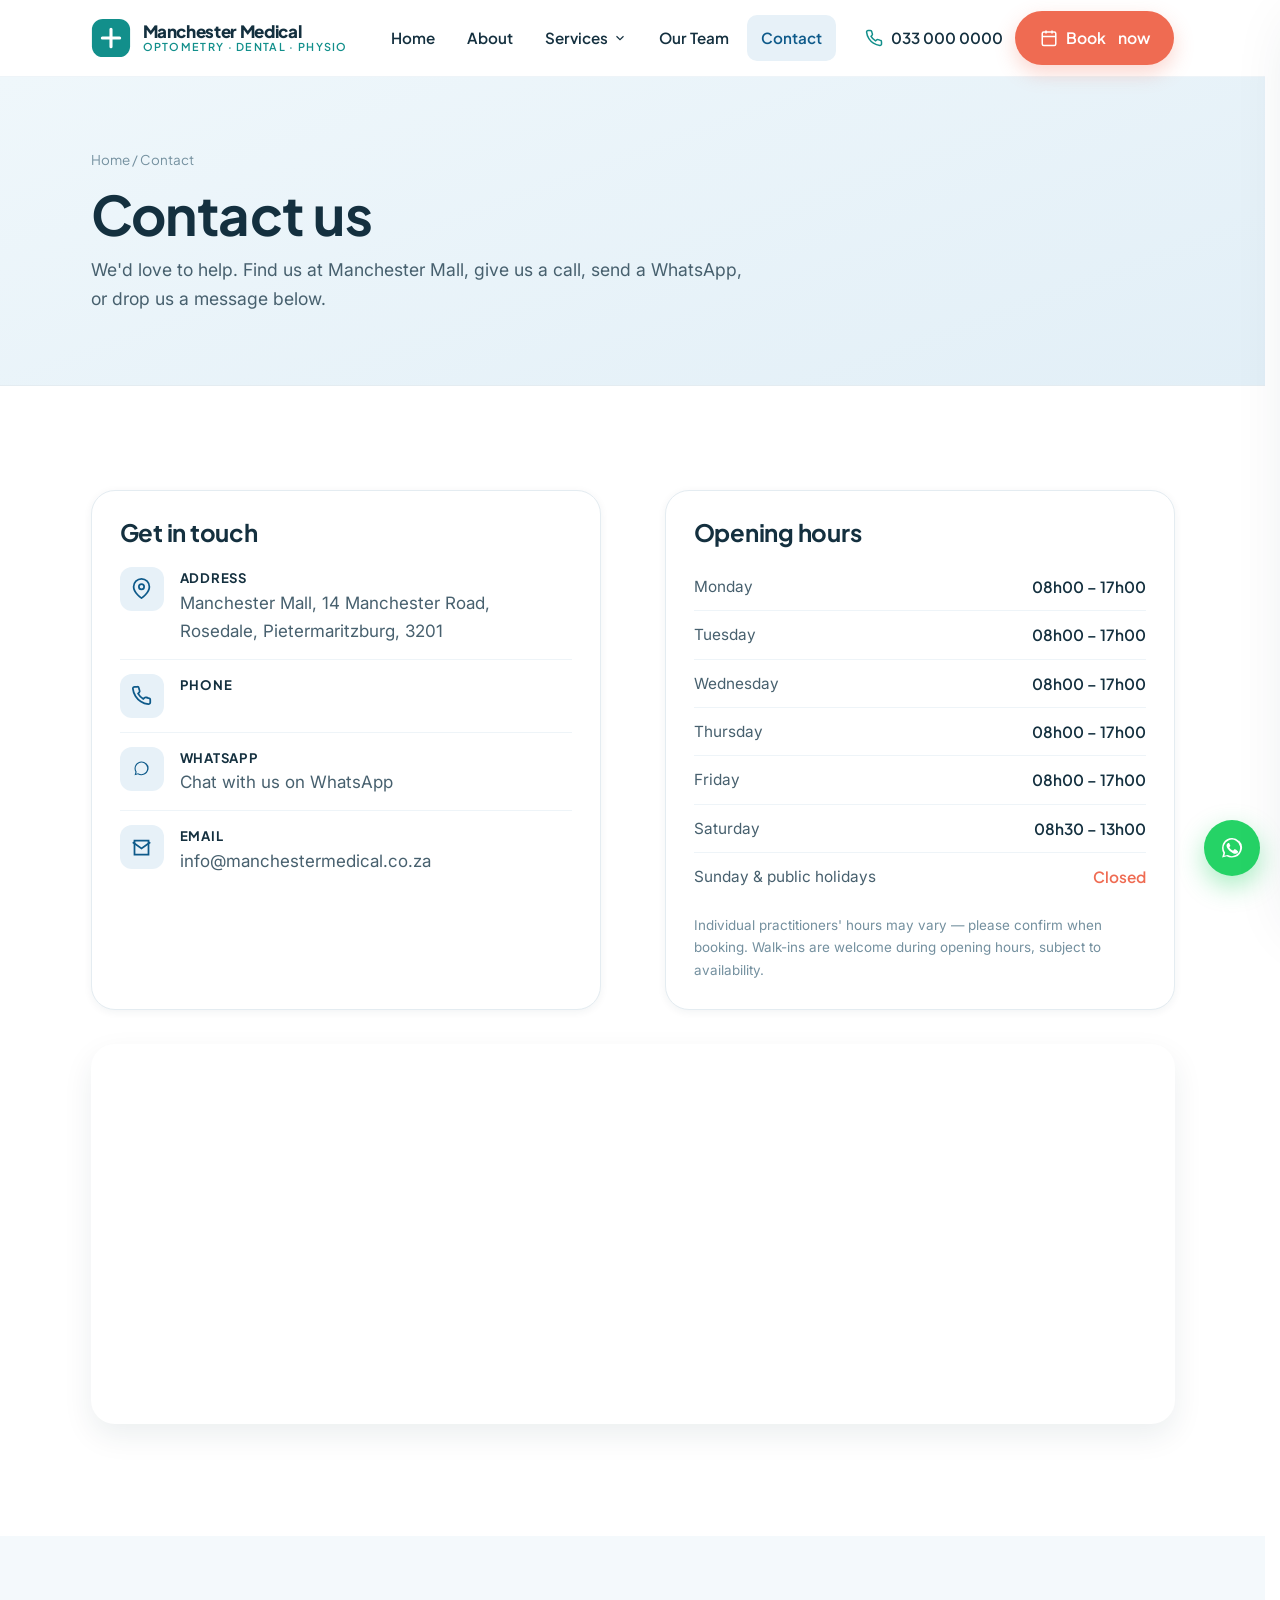
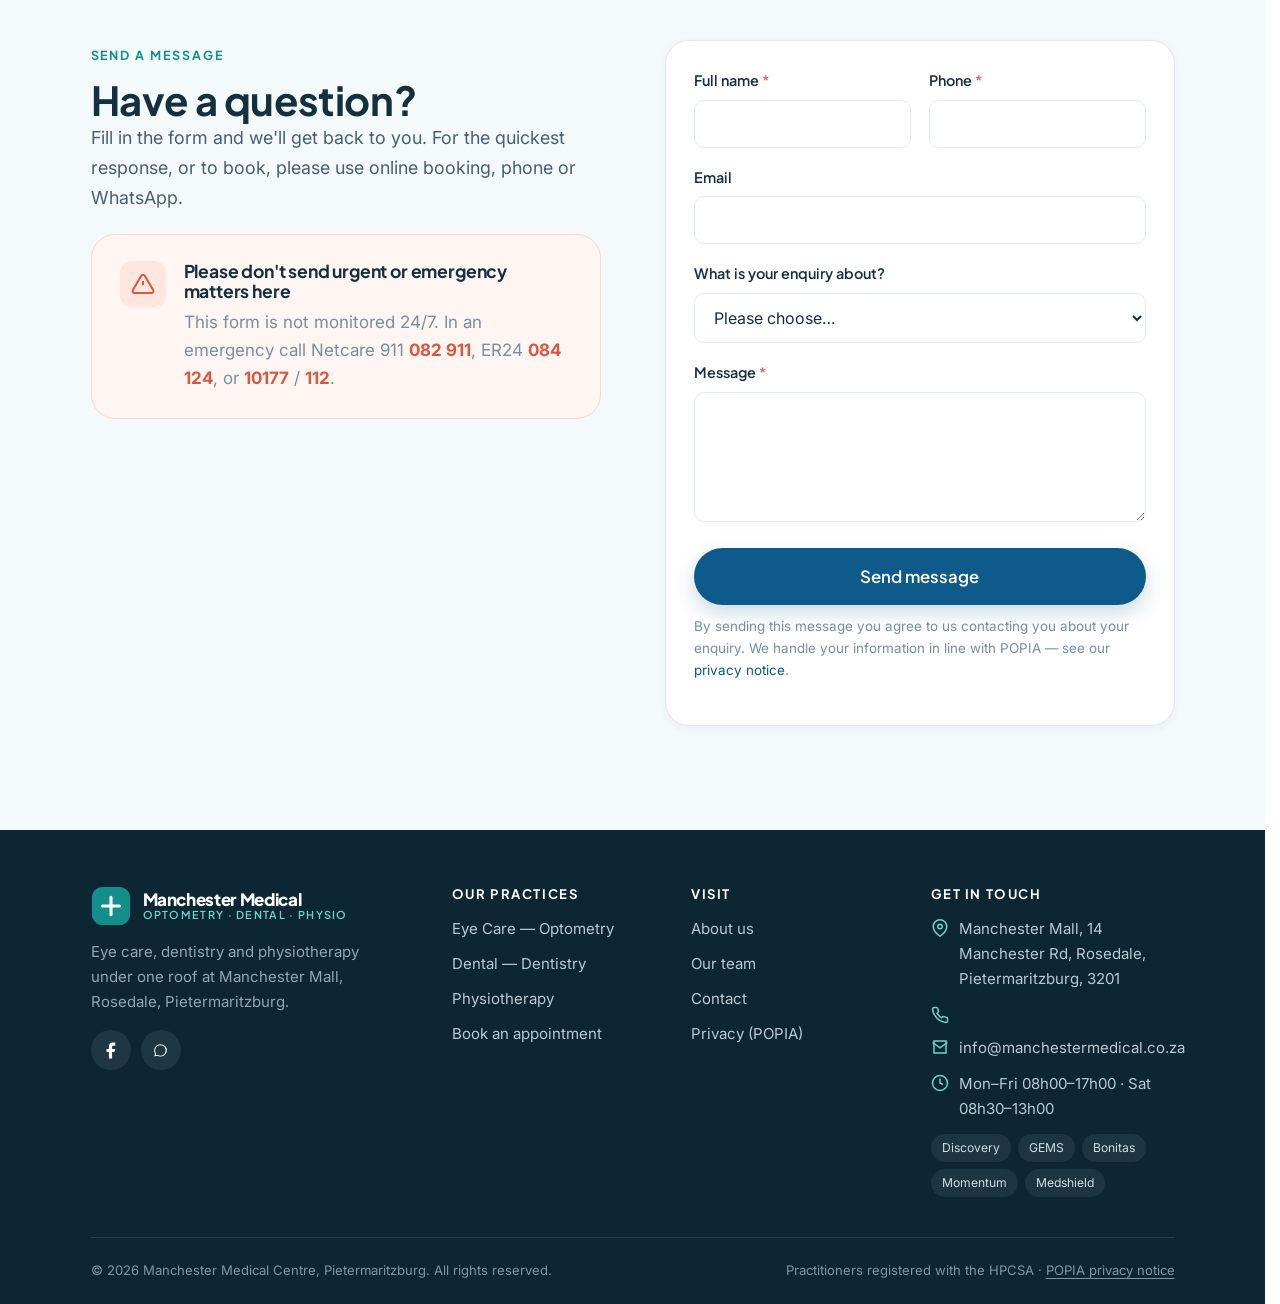
<file: contact.html>
<!DOCTYPE html>
<html lang="en">
<head>
  <meta charset="UTF-8" />
  <meta name="viewport" content="width=device-width, initial-scale=1.0" />
  <title>Contact Us | Manchester Medical Centre, Pietermaritzburg</title>
  <meta name="description" content="Contact Manchester Medical Centre at Manchester Mall, 14 Manchester Road, Rosedale, Pietermaritzburg. Phone, WhatsApp, opening hours, directions and enquiry form." />
  <link rel="preconnect" href="https://fonts.googleapis.com" />
  <link rel="preconnect" href="https://fonts.gstatic.com" crossorigin />
  <link href="https://fonts.googleapis.com/css2?family=Plus+Jakarta+Sans:wght@500;600;700;800&family=Inter:wght@400;500;600&display=swap" rel="stylesheet" />
  <link rel="icon" type="image/svg+xml" href="assets/favicon.svg" />
  <link rel="stylesheet" href="assets/css/styles.css" />
</head>
<body>

  <!-- ============ HEADER ============ -->
  <header class="site-header">
    <div class="container nav">
      <a href="index.html" class="brand" aria-label="Manchester Medical Centre — home">
        <svg class="logo-mark" viewBox="0 0 44 44" fill="none" aria-hidden="true"><rect x="1" y="1" width="42" height="42" rx="12" fill="url(#grad-hdr)"/><path d="M22 12.5v19M12.5 22h19" stroke="#fff" stroke-width="3.4" stroke-linecap="round"/><defs><linearGradient id="grad-hdr" x1="2" y1="2" x2="42" y2="42"><stop stop-color="#128f8b"/><stop offset="1" stop-color="#0e5a8a"/></linearGradient></defs></svg>
        <span class="brand-name">Manchester Medical<span>Optometry · Dental · Physio</span></span>
      </a>
      <nav aria-label="Primary">
        <ul class="nav-menu">
          <li><a class="nav-link" href="index.html">Home</a></li>
          <li><a class="nav-link" href="about.html">About</a></li>
          <li class="has-dropdown">
            <a class="nav-link" href="#" aria-haspopup="true" aria-expanded="false">Services <svg class="caret" viewBox="0 0 24 24" fill="none" stroke="currentColor" stroke-width="2" aria-hidden="true"><polyline points="6 9 12 15 18 9"/></svg></a>
            <div class="dropdown">
              <a href="optometry.html"><span class="d-ico" style="background:#e6f1f9"><svg viewBox="0 0 24 24" fill="none" stroke="#1f7fb8" stroke-width="2"><circle cx="12" cy="12" r="3"/><path d="M2 12s3.5-7 10-7 10 7 10 7-3.5 7-10 7-10-7-10-7z"/></svg></span><span><b>Eye Care</b><small>New Sight Optometry</small></span></a>
              <a href="dentistry.html"><span class="d-ico" style="background:#e2f5f4"><svg viewBox="0 0 24 24" fill="none" stroke="#10a29c" stroke-width="1.7"><path d="M12 5.5C10.8 4.3 9.4 3.5 7.8 3.5 5.4 3.5 4 5.3 4 7.6c0 1.5.4 2.7.8 4.4.3 1.4.5 3.6 1.1 5.4.4 1.3.9 2.4 1.6 2.4.8 0 1-1.1 1.3-2.6.3-1.6.5-3.1 1.2-3.1s.9 1.5 1.2 3.1c.3 1.5.5 2.6 1.3 2.6.7 0 1.2-1.1 1.6-2.4.6-1.8.8-4 1.1-5.4.4-1.7.8-2.9.8-4.4 0-2.3-1.4-4.1-3.8-4.1-1.6 0-3 .8-4.2 2z"/></svg></span><span><b>Dental</b><small>The Smile Clinic Dentistry</small></span></a>
              <a href="physiotherapy.html"><span class="d-ico" style="background:#e6f4ec"><svg viewBox="0 0 24 24" fill="none" stroke="#3a9d6a" stroke-width="2"><polyline points="22 12 18 12 15 21 9 3 6 12 2 12"/></svg></span><span><b>Physiotherapy</b><small>Ms N Paruk</small></span></a>
            </div>
          </li>
          <li><a class="nav-link" href="team.html">Our Team</a></li>
          <li><a class="nav-link" href="contact.html" aria-current="page">Contact</a></li>
        </ul>
      </nav>
      <div class="nav-actions">
        <a class="nav-phone" data-site="phone" data-fill="no" href="#"><svg viewBox="0 0 24 24" fill="none" stroke="currentColor" stroke-width="2" aria-hidden="true"><path d="M22 16.92v3a2 2 0 0 1-2.18 2 19.79 19.79 0 0 1-8.63-3.07 19.5 19.5 0 0 1-6-6 19.79 19.79 0 0 1-3.07-8.67A2 2 0 0 1 4.11 2h3a2 2 0 0 1 2 1.72c.13.9.36 1.78.7 2.6a2 2 0 0 1-.45 2.11L8.09 9.91a16 16 0 0 0 6 6l1.27-1.27a2 2 0 0 1 2.11-.45c.82.34 1.7.57 2.6.7A2 2 0 0 1 22 16.92z"/></svg><span data-site="phone-text"></span></a>
        <a class="btn btn-book" href="book.html"><svg viewBox="0 0 24 24" fill="none" stroke="currentColor" stroke-width="2" aria-hidden="true"><rect x="3" y="4" width="18" height="18" rx="2"/><line x1="16" y1="2" x2="16" y2="6"/><line x1="8" y1="2" x2="8" y2="6"/><line x1="3" y1="10" x2="21" y2="10"/></svg>Book<span class="hide-sm">&nbsp;now</span></a>
        <button class="nav-toggle" id="navToggle" aria-label="Open menu"><svg viewBox="0 0 24 24" fill="none" stroke="currentColor" stroke-width="2"><line x1="3" y1="6" x2="21" y2="6"/><line x1="3" y1="12" x2="21" y2="12"/><line x1="3" y1="18" x2="21" y2="18"/></svg></button>
      </div>
    </div>
  </header>

  <div class="mobile-menu" id="mobileMenu" aria-label="Mobile navigation">
    <div class="mm-top"><span class="brand-name">Manchester Medical<span>Pietermaritzburg</span></span><button class="menu-close" id="menuClose" aria-label="Close menu"><svg viewBox="0 0 24 24" fill="none" stroke="currentColor" stroke-width="2"><line x1="18" y1="6" x2="6" y2="18"/><line x1="6" y1="6" x2="18" y2="18"/></svg></button></div>
    <a href="index.html">Home</a><a href="about.html">About</a>
    <div class="mm-label">Our Practices</div>
    <div class="mm-sub"><a href="optometry.html">Eye Care — New Sight Optometry</a><a href="dentistry.html">Dental — The Smile Clinic</a><a href="physiotherapy.html">Physiotherapy — Ms N Paruk</a></div>
    <a href="team.html">Our Team</a><a href="contact.html">Contact</a>
    <a class="btn btn-book btn-block" href="book.html">Book an appointment</a>
    <a class="btn btn-ghost btn-block" data-site="phone" data-fill="no" href="#">Call us</a>
  </div>
  <div class="backdrop" id="backdrop"></div>

  <!-- ============ PAGE HERO ============ -->
  <section class="page-hero">
    <div class="container">
      <div class="breadcrumb"><a href="index.html">Home</a> / Contact</div>
      <h1>Contact us</h1>
      <p>We'd love to help. Find us at Manchester Mall, give us a call, send a WhatsApp, or drop us a message below.</p>
    </div>
  </section>

  <!-- ============ CONTACT ============ -->
  <section class="section">
    <div class="container">
      <div class="split" style="align-items:stretch">
        <div class="reveal">
          <div class="info-card" style="height:100%">
            <h2 style="font-size:1.5rem;margin-bottom:6px">Get in touch</h2>
            <div class="contact-line"><span class="ci"><svg viewBox="0 0 24 24" fill="none" stroke="currentColor" stroke-width="2"><path d="M21 10c0 7-9 13-9 13s-9-6-9-13a9 9 0 0 1 18 0z"/><circle cx="12" cy="10" r="3"/></svg></span><div><b>Address</b><p>Manchester Mall, 14 Manchester Road,<br>Rosedale, Pietermaritzburg, 3201</p></div></div>
            <div class="contact-line"><span class="ci"><svg viewBox="0 0 24 24" fill="none" stroke="currentColor" stroke-width="2"><path d="M22 16.92v3a2 2 0 0 1-2.18 2 19.79 19.79 0 0 1-8.63-3.07 19.5 19.5 0 0 1-6-6 19.79 19.79 0 0 1-3.07-8.67A2 2 0 0 1 4.11 2h3a2 2 0 0 1 2 1.72c.13.9.36 1.78.7 2.6a2 2 0 0 1-.45 2.11L8.09 9.91a16 16 0 0 0 6 6l1.27-1.27a2 2 0 0 1 2.11-.45c.82.34 1.7.57 2.6.7A2 2 0 0 1 22 16.92z"/></svg></span><div><b>Phone</b><p><a data-site="phone" data-fill="no" href="#"></a></p></div></div>
            <div class="contact-line"><span class="ci"><svg viewBox="0 0 24 24" fill="currentColor"><path d="M17.6 6.3A7.9 7.9 0 0 0 12 4a8 8 0 0 0-6.9 12l-1 3.6 3.7-1a8 8 0 0 0 3.8 1h.4a8 8 0 0 0 5.6-13.7zM12 18.5a6.6 6.6 0 0 1-3.4-.9l-.2-.1-2.5.6.6-2.4-.2-.3A6.6 6.6 0 1 1 12 18.5z"/></svg></span><div><b>WhatsApp</b><p><a data-site="whatsapp" href="#">Chat with us on WhatsApp</a></p></div></div>
            <div class="contact-line"><span class="ci"><svg viewBox="0 0 24 24" fill="none" stroke="currentColor" stroke-width="2"><path d="M4 4h16v16H4z"/><polyline points="22,6 12,13 2,6"/></svg></span><div><b>Email</b><p><a data-site="email" href="#"></a></p></div></div>
          </div>
        </div>
        <div class="reveal d1">
          <div class="info-card" style="height:100%">
            <h2 style="font-size:1.5rem;margin-bottom:16px">Opening hours</h2>
            <table class="hours-table">
              <tbody>
                <tr><td>Monday</td><td>08h00 – 17h00</td></tr>
                <tr><td>Tuesday</td><td>08h00 – 17h00</td></tr>
                <tr><td>Wednesday</td><td>08h00 – 17h00</td></tr>
                <tr><td>Thursday</td><td>08h00 – 17h00</td></tr>
                <tr><td>Friday</td><td>08h00 – 17h00</td></tr>
                <tr><td>Saturday</td><td>08h30 – 13h00</td></tr>
                <tr class="closed"><td>Sunday &amp; public holidays</td><td>Closed</td></tr>
              </tbody>
            </table>
            <p class="form-note" style="margin-top:14px">Individual practitioners' hours may vary — please confirm when booking. Walk-ins are welcome during opening hours, subject to availability.</p>
          </div>
        </div>
      </div>

      <!-- Map -->
      <div class="reveal" style="margin-top:34px">
        <iframe class="map-embed" title="Map to Manchester Mall, Pietermaritzburg" loading="lazy" referrerpolicy="no-referrer-when-downgrade" src="https://www.google.com/maps?q=Manchester%20Mall%2C%2014%20Manchester%20Road%2C%20Rosedale%2C%20Pietermaritzburg&output=embed" style="min-height:380px"></iframe>
      </div>
    </div>
  </section>

  <!-- ============ ENQUIRY FORM ============ -->
  <section class="section section--soft">
    <div class="container">
      <div class="split" style="align-items:start">
        <div class="reveal">
          <span class="eyebrow">Send a message</span>
          <h2>Have a question?</h2>
          <p class="lead">Fill in the form and we'll get back to you. For the quickest response, or to book, please use online booking, phone or WhatsApp.</p>
          <div class="emergency" style="margin-top:22px">
            <span class="e-ico"><svg viewBox="0 0 24 24" fill="none" stroke="currentColor" stroke-width="2"><path d="M10.29 3.86 1.82 18a2 2 0 0 0 1.71 3h16.94a2 2 0 0 0 1.71-3L13.71 3.86a2 2 0 0 0-3.42 0z"/><line x1="12" y1="9" x2="12" y2="13"/><line x1="12" y1="17" x2="12.01" y2="17"/></svg></span>
            <div>
              <h3>Please don't send urgent or emergency matters here</h3>
              <p class="muted">This form is not monitored 24/7. In an emergency call Netcare 911 <b style="color:var(--accent-dark)">082 911</b>, ER24 <b style="color:var(--accent-dark)">084 124</b>, or <b style="color:var(--accent-dark)">10177</b> / <b style="color:var(--accent-dark)">112</b>.</p>
            </div>
          </div>
        </div>

        <div class="reveal d1">
          <div class="info-card">
            <form id="enquiryForm" novalidate>
              <div class="field-row">
                <div class="field"><label for="name">Full name <span class="req">*</span></label><input class="input" id="name" name="name" type="text" required autocomplete="name" /></div>
                <div class="field"><label for="phone">Phone <span class="req">*</span></label><input class="input" id="phone" name="phone" type="tel" required autocomplete="tel" /></div>
              </div>
              <div class="field"><label for="email">Email</label><input class="input" id="email" name="email" type="email" autocomplete="email" /></div>
              <div class="field"><label for="service">What is your enquiry about?</label>
                <select class="select" id="service" name="service">
                  <option value="">Please choose…</option>
                  <option>Eye Care — New Sight Optometry</option>
                  <option>Dental — The Smile Clinic</option>
                  <option>Physiotherapy — Ms N Paruk</option>
                  <option>General enquiry</option>
                </select>
              </div>
              <div class="field"><label for="message">Message <span class="req">*</span></label><textarea class="textarea" id="message" name="message" required></textarea></div>
              <button class="btn btn-primary btn-block btn-lg" type="submit">Send message</button>
              <p class="form-note">By sending this message you agree to us contacting you about your enquiry. We handle your information in line with POPIA — see our <a href="privacy.html">privacy notice</a>.</p>
              <div class="form-success" id="formSuccess">Thank you — your message is ready to send. If your email app didn't open, please call us on <a data-site="phone" data-fill="no" href="#"></a> or WhatsApp us instead.</div>
            </form>
          </div>
        </div>
      </div>
    </div>
  </section>

  <!-- ============ FOOTER ============ -->
  <footer class="site-footer">
    <div class="container">
      <div class="footer-grid">
        <div class="footer-brand">
          <div class="brand"><svg class="logo-mark" viewBox="0 0 44 44" fill="none" aria-hidden="true"><rect x="1" y="1" width="42" height="42" rx="12" fill="url(#grad-ftr)"/><path d="M22 12.5v19M12.5 22h19" stroke="#fff" stroke-width="3.4" stroke-linecap="round"/><defs><linearGradient id="grad-ftr" x1="2" y1="2" x2="42" y2="42"><stop stop-color="#128f8b"/><stop offset="1" stop-color="#0e5a8a"/></linearGradient></defs></svg><span class="brand-name">Manchester Medical<span>Optometry · Dental · Physio</span></span></div>
          <p>Eye care, dentistry and physiotherapy under one roof at Manchester Mall, Rosedale, Pietermaritzburg.</p>
          <div class="social"><a href="#" aria-label="Facebook"><svg viewBox="0 0 24 24" fill="currentColor"><path d="M18 2h-3a5 5 0 0 0-5 5v3H7v4h3v8h4v-8h3l1-4h-4V7a1 1 0 0 1 1-1h3z"/></svg></a><a data-site="whatsapp" href="#" aria-label="WhatsApp"><svg viewBox="0 0 24 24" fill="currentColor"><path d="M17.6 6.3A7.9 7.9 0 0 0 12 4a8 8 0 0 0-6.9 12l-1 3.6 3.7-1a8 8 0 0 0 3.8 1h.4a8 8 0 0 0 5.6-13.7zM12 18.5a6.6 6.6 0 0 1-3.4-.9l-.2-.1-2.5.6.6-2.4-.2-.3A6.6 6.6 0 1 1 12 18.5z"/></svg></a></div>
        </div>
        <div><h4>Our Practices</h4><ul class="footer-list"><li><a href="optometry.html">Eye Care — Optometry</a></li><li><a href="dentistry.html">Dental — Dentistry</a></li><li><a href="physiotherapy.html">Physiotherapy</a></li><li><a href="book.html">Book an appointment</a></li></ul></div>
        <div><h4>Visit</h4><ul class="footer-list"><li><a href="about.html">About us</a></li><li><a href="team.html">Our team</a></li><li><a href="contact.html">Contact</a></li><li><a href="privacy.html">Privacy (POPIA)</a></li></ul></div>
        <div><h4>Get in touch</h4><ul class="footer-contact"><li><svg viewBox="0 0 24 24" fill="none" stroke="currentColor" stroke-width="2"><path d="M21 10c0 7-9 13-9 13s-9-6-9-13a9 9 0 0 1 18 0z"/><circle cx="12" cy="10" r="3"/></svg><span>Manchester Mall, 14 Manchester Rd, Rosedale, Pietermaritzburg, 3201</span></li><li><svg viewBox="0 0 24 24" fill="none" stroke="currentColor" stroke-width="2"><path d="M22 16.92v3a2 2 0 0 1-2.18 2 19.79 19.79 0 0 1-8.63-3.07 19.5 19.5 0 0 1-6-6 19.79 19.79 0 0 1-3.07-8.67A2 2 0 0 1 4.11 2h3a2 2 0 0 1 2 1.72c.13.9.36 1.78.7 2.6a2 2 0 0 1-.45 2.11L8.09 9.91a16 16 0 0 0 6 6l1.27-1.27a2 2 0 0 1 2.11-.45c.82.34 1.7.57 2.6.7A2 2 0 0 1 22 16.92z"/></svg><a data-site="phone" data-fill="no" href="#"></a></li><li><svg viewBox="0 0 24 24" fill="none" stroke="currentColor" stroke-width="2"><path d="M4 4h16v16H4z"/><polyline points="22,6 12,13 2,6"/></svg><a data-site="email" href="#"></a></li><li><svg viewBox="0 0 24 24" fill="none" stroke="currentColor" stroke-width="2"><circle cx="12" cy="12" r="10"/><polyline points="12 6 12 12 16 14"/></svg><span>Mon–Fri 08h00–17h00 · Sat 08h30–13h00</span></li></ul><div class="footer-aids"><span>Discovery</span><span>GEMS</span><span>Bonitas</span><span>Momentum</span><span>Medshield</span></div></div>
      </div>
      <div class="footer-bottom"><span>© <span data-year></span> Manchester Medical Centre, Pietermaritzburg. All rights reserved.</span><span>Practitioners registered with the HPCSA · <a href="privacy.html">POPIA privacy notice</a></span></div>
    </div>
  </footer>

  <nav class="action-bar" aria-label="Quick actions">
    <a class="ab-call" data-site="phone" data-fill="no" href="#"><svg viewBox="0 0 24 24" fill="none" stroke="currentColor" stroke-width="2"><path d="M22 16.92v3a2 2 0 0 1-2.18 2 19.79 19.79 0 0 1-8.63-3.07 19.5 19.5 0 0 1-6-6 19.79 19.79 0 0 1-3.07-8.67A2 2 0 0 1 4.11 2h3a2 2 0 0 1 2 1.72c.13.9.36 1.78.7 2.6a2 2 0 0 1-.45 2.11L8.09 9.91a16 16 0 0 0 6 6l1.27-1.27a2 2 0 0 1 2.11-.45c.82.34 1.7.57 2.6.7A2 2 0 0 1 22 16.92z"/></svg>Call</a>
    <a class="ab-wa" data-site="whatsapp" href="#"><svg viewBox="0 0 24 24" fill="currentColor"><path d="M17.6 6.3A7.9 7.9 0 0 0 12 4a8 8 0 0 0-6.9 12l-1 3.6 3.7-1a8 8 0 0 0 3.8 1h.4a8 8 0 0 0 5.6-13.7zM12 18.5a6.6 6.6 0 0 1-3.4-.9l-.2-.1-2.5.6.6-2.4-.2-.3A6.6 6.6 0 1 1 12 18.5z"/></svg>WhatsApp</a>
    <a class="ab-book" href="book.html"><svg viewBox="0 0 24 24" fill="none" stroke="currentColor" stroke-width="2"><rect x="3" y="4" width="18" height="18" rx="2"/><line x1="16" y1="2" x2="16" y2="6"/><line x1="8" y1="2" x2="8" y2="6"/><line x1="3" y1="10" x2="21" y2="10"/></svg>Book</a>
  </nav>
  <a class="wa-float" data-site="whatsapp" href="#" aria-label="Chat on WhatsApp"><svg viewBox="0 0 24 24" fill="currentColor"><path d="M17.6 6.3A7.9 7.9 0 0 0 12 4a8 8 0 0 0-6.9 12l-1 3.6 3.7-1a8 8 0 0 0 3.8 1h.4a8 8 0 0 0 5.6-13.7zM12 18.5a6.6 6.6 0 0 1-3.4-.9l-.2-.1-2.5.6.6-2.4-.2-.3A6.6 6.6 0 1 1 12 18.5zm3.6-4.9c-.2-.1-1.2-.6-1.4-.6s-.3-.1-.5.1-.5.6-.6.8-.3.2-.5.1a5.4 5.4 0 0 1-1.6-1 6 6 0 0 1-1.1-1.4c-.1-.2 0-.3.1-.4l.3-.4.3-.4v-.4c0-.1-.5-1.2-.7-1.6s-.3-.4-.5-.4h-.4a.9.9 0 0 0-.6.3 2.6 2.6 0 0 0-.8 1.9 4.5 4.5 0 0 0 1 2.4 10.3 10.3 0 0 0 3.9 3.4c.5.3 1 .4 1.3.5a3.1 3.1 0 0 0 1.4.1 2.3 2.3 0 0 0 1.5-1 1.9 1.9 0 0 0 .1-1c-.1-.2-.2-.2-.4-.3z"/></svg></a>

  <script src="assets/js/main.js"></script>
</body>
</html>
</file>
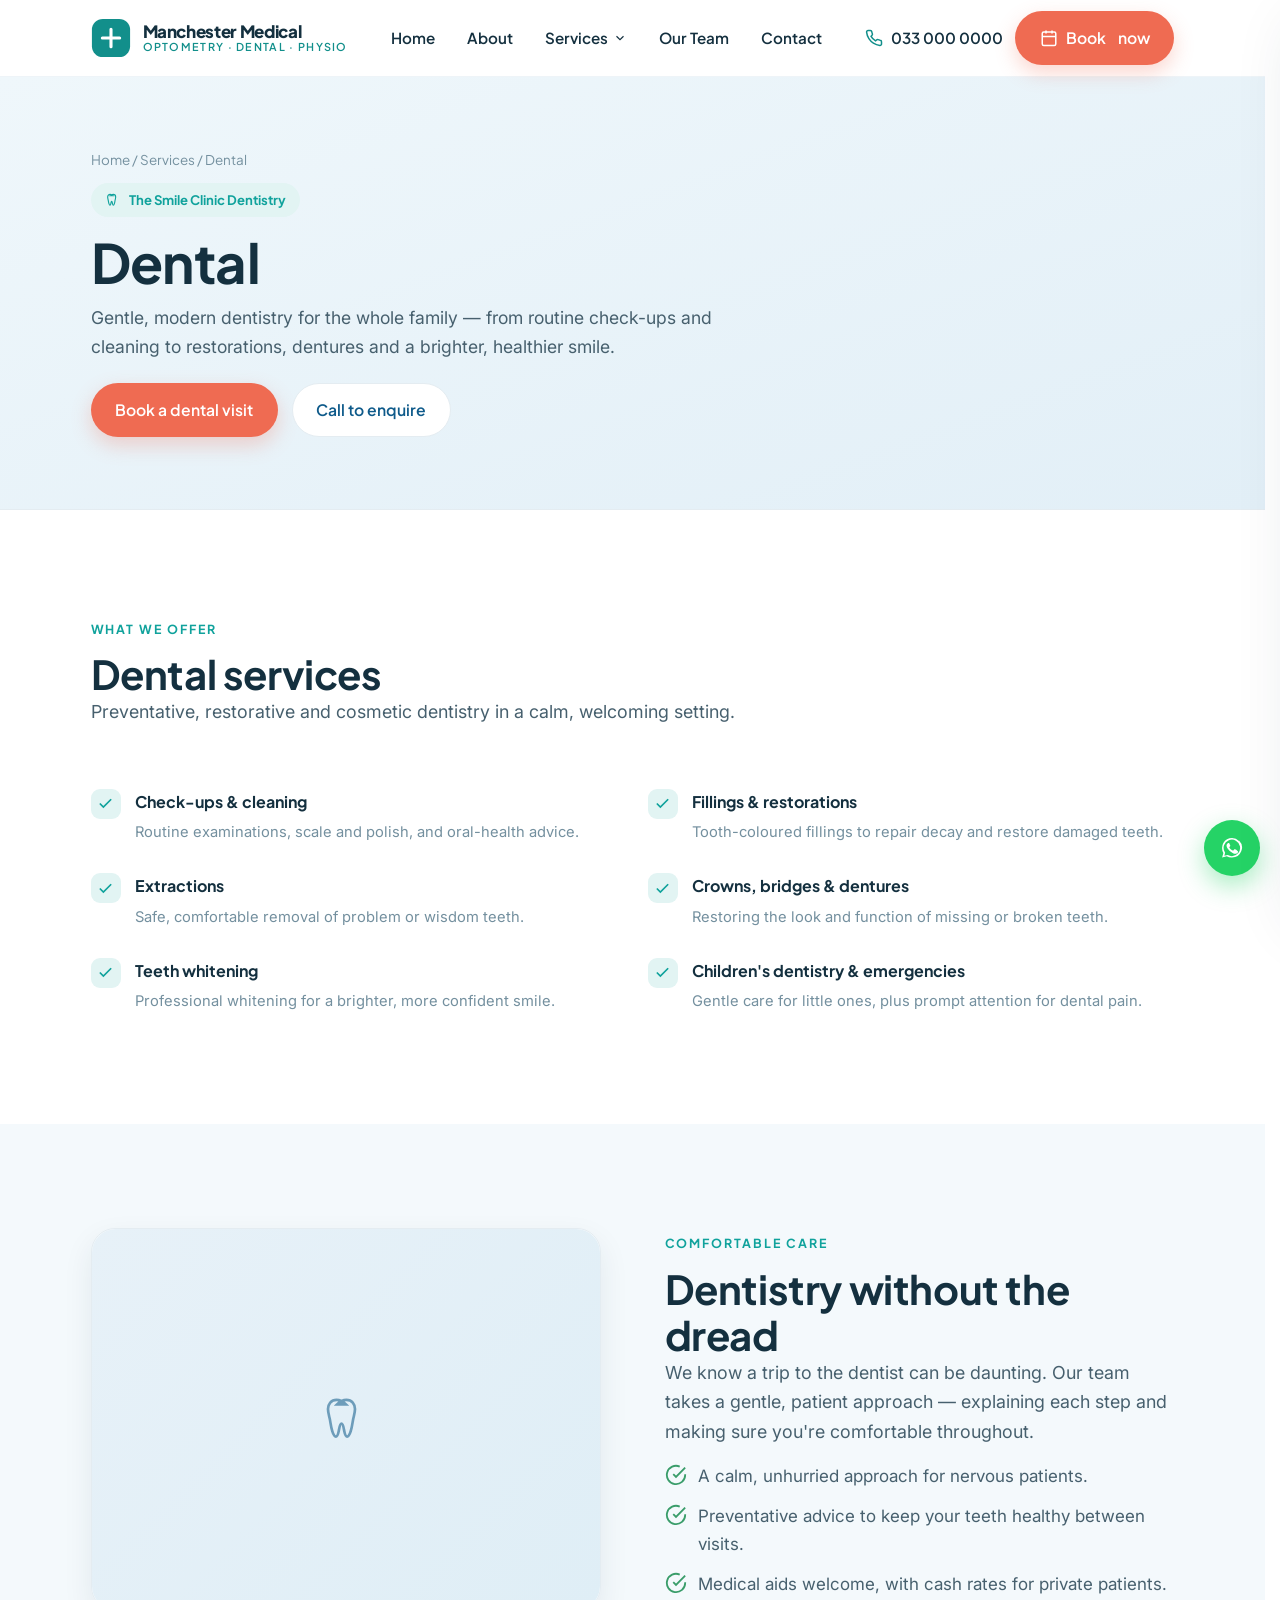
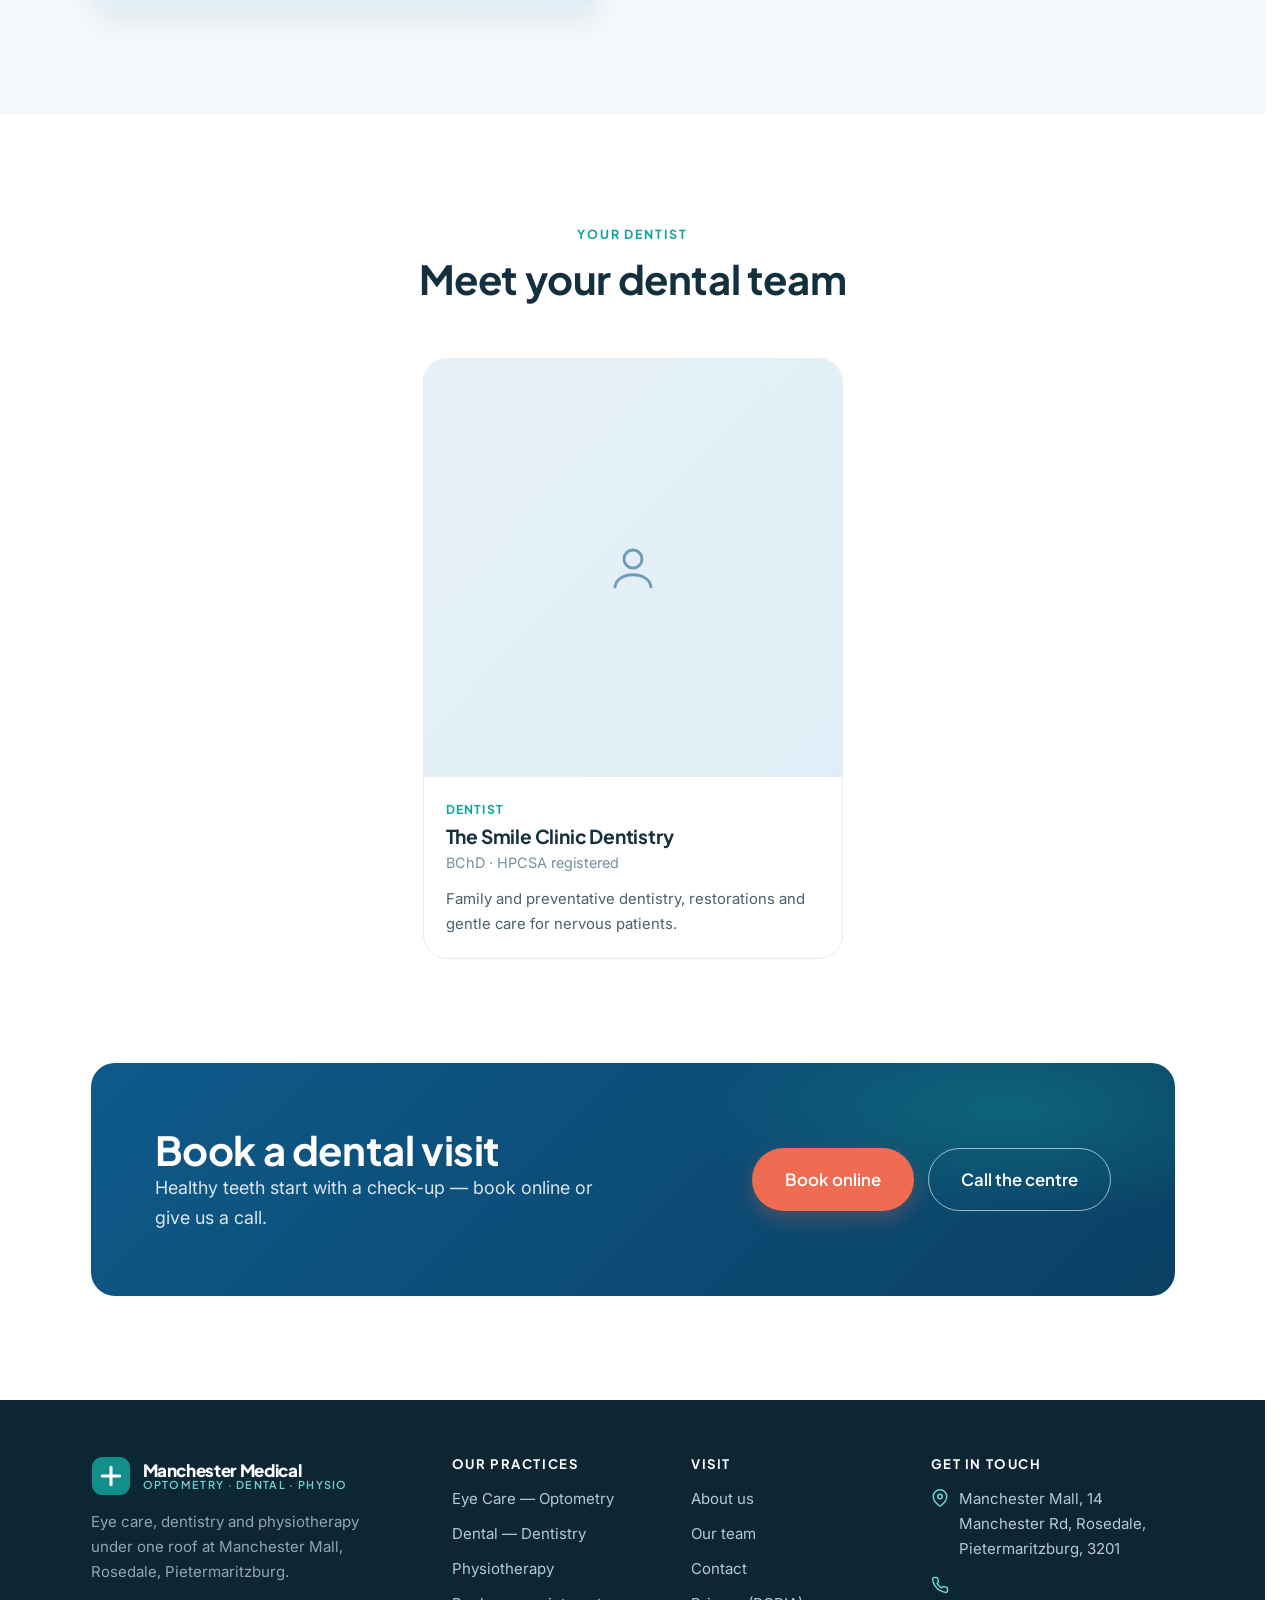
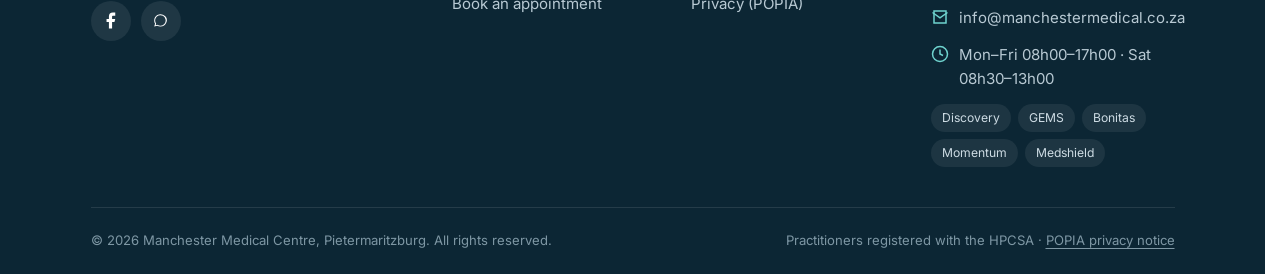
<file: dentistry.html>
<!DOCTYPE html>
<html lang="en">
<head>
  <meta charset="UTF-8" />
  <meta name="viewport" content="width=device-width, initial-scale=1.0" />
  <title>Dental — The Smile Clinic Dentistry | Manchester Medical Centre, PMB</title>
  <meta name="description" content="The Smile Clinic Dentistry at Manchester Medical Centre — check-ups, cleaning, fillings, extractions, crowns, dentures, whitening and children's dental care in Pietermaritzburg." />
  <link rel="preconnect" href="https://fonts.googleapis.com" />
  <link rel="preconnect" href="https://fonts.gstatic.com" crossorigin />
  <link href="https://fonts.googleapis.com/css2?family=Plus+Jakarta+Sans:wght@500;600;700;800&family=Inter:wght@400;500;600&display=swap" rel="stylesheet" />
  <link rel="icon" type="image/svg+xml" href="assets/favicon.svg" />
  <link rel="stylesheet" href="assets/css/styles.css" />
</head>
<body>

  <!-- ============ HEADER ============ -->
  <header class="site-header">
    <div class="container nav">
      <a href="index.html" class="brand" aria-label="Manchester Medical Centre — home">
        <svg class="logo-mark" viewBox="0 0 44 44" fill="none" aria-hidden="true"><rect x="1" y="1" width="42" height="42" rx="12" fill="url(#grad-hdr)"/><path d="M22 12.5v19M12.5 22h19" stroke="#fff" stroke-width="3.4" stroke-linecap="round"/><defs><linearGradient id="grad-hdr" x1="2" y1="2" x2="42" y2="42"><stop stop-color="#128f8b"/><stop offset="1" stop-color="#0e5a8a"/></linearGradient></defs></svg>
        <span class="brand-name">Manchester Medical<span>Optometry · Dental · Physio</span></span>
      </a>
      <nav aria-label="Primary">
        <ul class="nav-menu">
          <li><a class="nav-link" href="index.html">Home</a></li>
          <li><a class="nav-link" href="about.html">About</a></li>
          <li class="has-dropdown">
            <a class="nav-link" href="#" aria-haspopup="true" aria-expanded="false">Services <svg class="caret" viewBox="0 0 24 24" fill="none" stroke="currentColor" stroke-width="2" aria-hidden="true"><polyline points="6 9 12 15 18 9"/></svg></a>
            <div class="dropdown">
              <a href="optometry.html"><span class="d-ico" style="background:#e6f1f9"><svg viewBox="0 0 24 24" fill="none" stroke="#1f7fb8" stroke-width="2"><circle cx="12" cy="12" r="3"/><path d="M2 12s3.5-7 10-7 10 7 10 7-3.5 7-10 7-10-7-10-7z"/></svg></span><span><b>Eye Care</b><small>New Sight Optometry</small></span></a>
              <a href="dentistry.html" aria-current="page"><span class="d-ico" style="background:#e2f5f4"><svg viewBox="0 0 24 24" fill="none" stroke="#10a29c" stroke-width="1.7"><path d="M12 5.5C10.8 4.3 9.4 3.5 7.8 3.5 5.4 3.5 4 5.3 4 7.6c0 1.5.4 2.7.8 4.4.3 1.4.5 3.6 1.1 5.4.4 1.3.9 2.4 1.6 2.4.8 0 1-1.1 1.3-2.6.3-1.6.5-3.1 1.2-3.1s.9 1.5 1.2 3.1c.3 1.5.5 2.6 1.3 2.6.7 0 1.2-1.1 1.6-2.4.6-1.8.8-4 1.1-5.4.4-1.7.8-2.9.8-4.4 0-2.3-1.4-4.1-3.8-4.1-1.6 0-3 .8-4.2 2z"/></svg></span><span><b>Dental</b><small>The Smile Clinic Dentistry</small></span></a>
              <a href="physiotherapy.html"><span class="d-ico" style="background:#e6f4ec"><svg viewBox="0 0 24 24" fill="none" stroke="#3a9d6a" stroke-width="2"><polyline points="22 12 18 12 15 21 9 3 6 12 2 12"/></svg></span><span><b>Physiotherapy</b><small>Ms N Paruk</small></span></a>
            </div>
          </li>
          <li><a class="nav-link" href="team.html">Our Team</a></li>
          <li><a class="nav-link" href="contact.html">Contact</a></li>
        </ul>
      </nav>
      <div class="nav-actions">
        <a class="nav-phone" data-site="phone" data-fill="no" href="#"><svg viewBox="0 0 24 24" fill="none" stroke="currentColor" stroke-width="2" aria-hidden="true"><path d="M22 16.92v3a2 2 0 0 1-2.18 2 19.79 19.79 0 0 1-8.63-3.07 19.5 19.5 0 0 1-6-6 19.79 19.79 0 0 1-3.07-8.67A2 2 0 0 1 4.11 2h3a2 2 0 0 1 2 1.72c.13.9.36 1.78.7 2.6a2 2 0 0 1-.45 2.11L8.09 9.91a16 16 0 0 0 6 6l1.27-1.27a2 2 0 0 1 2.11-.45c.82.34 1.7.57 2.6.7A2 2 0 0 1 22 16.92z"/></svg><span data-site="phone-text"></span></a>
        <a class="btn btn-book" href="book.html?d=dental"><svg viewBox="0 0 24 24" fill="none" stroke="currentColor" stroke-width="2" aria-hidden="true"><rect x="3" y="4" width="18" height="18" rx="2"/><line x1="16" y1="2" x2="16" y2="6"/><line x1="8" y1="2" x2="8" y2="6"/><line x1="3" y1="10" x2="21" y2="10"/></svg>Book<span class="hide-sm">&nbsp;now</span></a>
        <button class="nav-toggle" id="navToggle" aria-label="Open menu"><svg viewBox="0 0 24 24" fill="none" stroke="currentColor" stroke-width="2"><line x1="3" y1="6" x2="21" y2="6"/><line x1="3" y1="12" x2="21" y2="12"/><line x1="3" y1="18" x2="21" y2="18"/></svg></button>
      </div>
    </div>
  </header>

  <div class="mobile-menu" id="mobileMenu" aria-label="Mobile navigation">
    <div class="mm-top"><span class="brand-name">Manchester Medical<span>Pietermaritzburg</span></span><button class="menu-close" id="menuClose" aria-label="Close menu"><svg viewBox="0 0 24 24" fill="none" stroke="currentColor" stroke-width="2"><line x1="18" y1="6" x2="6" y2="18"/><line x1="6" y1="6" x2="18" y2="18"/></svg></button></div>
    <a href="index.html">Home</a><a href="about.html">About</a>
    <div class="mm-label">Our Practices</div>
    <div class="mm-sub"><a href="optometry.html">Eye Care — New Sight Optometry</a><a href="dentistry.html">Dental — The Smile Clinic</a><a href="physiotherapy.html">Physiotherapy — Ms N Paruk</a></div>
    <a href="team.html">Our Team</a><a href="contact.html">Contact</a>
    <a class="btn btn-book btn-block" href="book.html?d=dental">Book an appointment</a>
    <a class="btn btn-ghost btn-block" data-site="phone" data-fill="no" href="#">Call us</a>
  </div>
  <div class="backdrop" id="backdrop"></div>

  <!-- ============ PAGE HERO ============ -->
  <section class="page-hero" style="--dc:var(--c-dental)">
    <div class="container">
      <div class="breadcrumb"><a href="index.html">Home</a> / Services / Dental</div>
      <span class="disc-tag"><svg viewBox="0 0 24 24" fill="none" stroke="currentColor" stroke-width="1.7"><path d="M12 5.5C10.8 4.3 9.4 3.5 7.8 3.5 5.4 3.5 4 5.3 4 7.6c0 1.5.4 2.7.8 4.4.3 1.4.5 3.6 1.1 5.4.4 1.3.9 2.4 1.6 2.4.8 0 1-1.1 1.3-2.6.3-1.6.5-3.1 1.2-3.1s.9 1.5 1.2 3.1c.3 1.5.5 2.6 1.3 2.6.7 0 1.2-1.1 1.6-2.4.6-1.8.8-4 1.1-5.4.4-1.7.8-2.9.8-4.4 0-2.3-1.4-4.1-3.8-4.1-1.6 0-3 .8-4.2 2z"/></svg>The Smile Clinic Dentistry</span>
      <h1>Dental</h1>
      <p>Gentle, modern dentistry for the whole family — from routine check-ups and cleaning to restorations, dentures and a brighter, healthier smile.</p>
      <div class="btn-row" style="margin-top:22px"><a class="btn btn-book" href="book.html?d=dental">Book a dental visit</a><a class="btn btn-ghost" data-site="phone" data-fill="no" href="#">Call to enquire</a></div>
    </div>
  </section>

  <!-- ============ SERVICES ============ -->
  <section class="section" style="--dc:var(--c-dental)">
    <div class="container">
      <div class="section-head reveal"><span class="eyebrow" style="color:var(--c-dental)">What we offer</span><h2>Dental services</h2><p class="lead">Preventative, restorative and cosmetic dentistry in a calm, welcoming setting.</p></div>
      <div class="svc-grid reveal d1">
        <div class="svc-item"><span class="tick"><svg viewBox="0 0 24 24" fill="none" stroke="currentColor" stroke-width="2.4"><polyline points="20 6 9 17 4 12"/></svg></span><div><b>Check-ups &amp; cleaning</b><span>Routine examinations, scale and polish, and oral-health advice.</span></div></div>
        <div class="svc-item"><span class="tick"><svg viewBox="0 0 24 24" fill="none" stroke="currentColor" stroke-width="2.4"><polyline points="20 6 9 17 4 12"/></svg></span><div><b>Fillings &amp; restorations</b><span>Tooth-coloured fillings to repair decay and restore damaged teeth.</span></div></div>
        <div class="svc-item"><span class="tick"><svg viewBox="0 0 24 24" fill="none" stroke="currentColor" stroke-width="2.4"><polyline points="20 6 9 17 4 12"/></svg></span><div><b>Extractions</b><span>Safe, comfortable removal of problem or wisdom teeth.</span></div></div>
        <div class="svc-item"><span class="tick"><svg viewBox="0 0 24 24" fill="none" stroke="currentColor" stroke-width="2.4"><polyline points="20 6 9 17 4 12"/></svg></span><div><b>Crowns, bridges &amp; dentures</b><span>Restoring the look and function of missing or broken teeth.</span></div></div>
        <div class="svc-item"><span class="tick"><svg viewBox="0 0 24 24" fill="none" stroke="currentColor" stroke-width="2.4"><polyline points="20 6 9 17 4 12"/></svg></span><div><b>Teeth whitening</b><span>Professional whitening for a brighter, more confident smile.</span></div></div>
        <div class="svc-item"><span class="tick"><svg viewBox="0 0 24 24" fill="none" stroke="currentColor" stroke-width="2.4"><polyline points="20 6 9 17 4 12"/></svg></span><div><b>Children's dentistry &amp; emergencies</b><span>Gentle care for little ones, plus prompt attention for dental pain.</span></div></div>
      </div>
    </div>
  </section>

  <!-- ============ SPLIT ============ -->
  <section class="section section--soft" style="--dc:var(--c-dental)">
    <div class="container">
      <div class="split">
        <div class="split-media reveal"><div class="media-frame ratio-43"><!-- REPLACE PHOTO: dental surgery / treatment chair --><div class="photo-slot" data-label="Photo: dental surgery"><svg viewBox="0 0 24 24" fill="none" stroke="currentColor" stroke-width="1.2"><path d="M12 5.5C10.8 4.3 9.4 3.5 7.8 3.5 5.4 3.5 4 5.3 4 7.6c0 1.5.4 2.7.8 4.4.3 1.4.5 3.6 1.1 5.4.4 1.3.9 2.4 1.6 2.4.8 0 1-1.1 1.3-2.6.3-1.6.5-3.1 1.2-3.1s.9 1.5 1.2 3.1c.3 1.5.5 2.6 1.3 2.6.7 0 1.2-1.1 1.6-2.4.6-1.8.8-4 1.1-5.4.4-1.7.8-2.9.8-4.4 0-2.3-1.4-4.1-3.8-4.1-1.6 0-3 .8-4.2 2z"/></svg></div></div></div>
        <div class="reveal d1">
          <span class="eyebrow" style="color:var(--c-dental)">Comfortable care</span>
          <h2>Dentistry without the dread</h2>
          <p class="lead">We know a trip to the dentist can be daunting. Our team takes a gentle, patient approach — explaining each step and making sure you're comfortable throughout.</p>
          <ul class="tick-list">
            <li><svg viewBox="0 0 24 24" fill="none" stroke="currentColor" stroke-width="2"><path d="M22 11.08V12a10 10 0 1 1-5.93-9.14"/><polyline points="22 4 12 14.01 9 11.01"/></svg><span>A calm, unhurried approach for nervous patients.</span></li>
            <li><svg viewBox="0 0 24 24" fill="none" stroke="currentColor" stroke-width="2"><path d="M22 11.08V12a10 10 0 1 1-5.93-9.14"/><polyline points="22 4 12 14.01 9 11.01"/></svg><span>Preventative advice to keep your teeth healthy between visits.</span></li>
            <li><svg viewBox="0 0 24 24" fill="none" stroke="currentColor" stroke-width="2"><path d="M22 11.08V12a10 10 0 1 1-5.93-9.14"/><polyline points="22 4 12 14.01 9 11.01"/></svg><span>Medical aids welcome, with cash rates for private patients.</span></li>
          </ul>
        </div>
      </div>
    </div>
  </section>

  <!-- ============ PRACTITIONER ============ -->
  <section class="section" style="--dc:var(--c-dental)">
    <div class="container">
      <div class="section-head center reveal"><span class="eyebrow" style="color:var(--c-dental)">Your dentist</span><h2>Meet your dental team</h2></div>
      <div class="reveal d1" style="max-width:420px;margin-inline:auto">
        <article class="team-card disc-dental">
          <div class="team-photo"><div class="photo-slot" data-label="Photo: dentist"><svg viewBox="0 0 24 24" fill="none" stroke="currentColor" stroke-width="1.3"><circle cx="12" cy="8" r="4"/><path d="M4 21c0-4 4-6 8-6s8 2 8 6"/></svg></div></div>
          <div class="team-body">
            <div class="role">Dentist</div>
            <h3>The Smile Clinic Dentistry</h3>
            <div class="quals">BChD · HPCSA registered</div>
            <p>Family and preventative dentistry, restorations and gentle care for nervous patients.</p>
          </div>
        </article>
      </div>
    </div>
  </section>

  <!-- ============ CTA ============ -->
  <section class="section" style="padding-top:0"><div class="container"><div class="cta-band reveal"><div class="split" style="align-items:center;gap:32px"><div><h2>Book a dental visit</h2><p class="lead">Healthy teeth start with a check-up — book online or give us a call.</p></div><div class="btn-row" style="justify-content:flex-end"><a class="btn btn-book btn-lg" href="book.html?d=dental">Book online</a><a class="btn btn-outline-white btn-lg" data-site="phone" data-fill="no" href="#">Call the centre</a></div></div></div></div></section>

  <!-- ============ FOOTER ============ -->
  <footer class="site-footer">
    <div class="container">
      <div class="footer-grid">
        <div class="footer-brand">
          <div class="brand"><svg class="logo-mark" viewBox="0 0 44 44" fill="none" aria-hidden="true"><rect x="1" y="1" width="42" height="42" rx="12" fill="url(#grad-ftr)"/><path d="M22 12.5v19M12.5 22h19" stroke="#fff" stroke-width="3.4" stroke-linecap="round"/><defs><linearGradient id="grad-ftr" x1="2" y1="2" x2="42" y2="42"><stop stop-color="#128f8b"/><stop offset="1" stop-color="#0e5a8a"/></linearGradient></defs></svg><span class="brand-name">Manchester Medical<span>Optometry · Dental · Physio</span></span></div>
          <p>Eye care, dentistry and physiotherapy under one roof at Manchester Mall, Rosedale, Pietermaritzburg.</p>
          <div class="social"><a href="#" aria-label="Facebook"><svg viewBox="0 0 24 24" fill="currentColor"><path d="M18 2h-3a5 5 0 0 0-5 5v3H7v4h3v8h4v-8h3l1-4h-4V7a1 1 0 0 1 1-1h3z"/></svg></a><a data-site="whatsapp" href="#" aria-label="WhatsApp"><svg viewBox="0 0 24 24" fill="currentColor"><path d="M17.6 6.3A7.9 7.9 0 0 0 12 4a8 8 0 0 0-6.9 12l-1 3.6 3.7-1a8 8 0 0 0 3.8 1h.4a8 8 0 0 0 5.6-13.7zM12 18.5a6.6 6.6 0 0 1-3.4-.9l-.2-.1-2.5.6.6-2.4-.2-.3A6.6 6.6 0 1 1 12 18.5z"/></svg></a></div>
        </div>
        <div><h4>Our Practices</h4><ul class="footer-list"><li><a href="optometry.html">Eye Care — Optometry</a></li><li><a href="dentistry.html">Dental — Dentistry</a></li><li><a href="physiotherapy.html">Physiotherapy</a></li><li><a href="book.html">Book an appointment</a></li></ul></div>
        <div><h4>Visit</h4><ul class="footer-list"><li><a href="about.html">About us</a></li><li><a href="team.html">Our team</a></li><li><a href="contact.html">Contact</a></li><li><a href="privacy.html">Privacy (POPIA)</a></li></ul></div>
        <div><h4>Get in touch</h4><ul class="footer-contact"><li><svg viewBox="0 0 24 24" fill="none" stroke="currentColor" stroke-width="2"><path d="M21 10c0 7-9 13-9 13s-9-6-9-13a9 9 0 0 1 18 0z"/><circle cx="12" cy="10" r="3"/></svg><span>Manchester Mall, 14 Manchester Rd, Rosedale, Pietermaritzburg, 3201</span></li><li><svg viewBox="0 0 24 24" fill="none" stroke="currentColor" stroke-width="2"><path d="M22 16.92v3a2 2 0 0 1-2.18 2 19.79 19.79 0 0 1-8.63-3.07 19.5 19.5 0 0 1-6-6 19.79 19.79 0 0 1-3.07-8.67A2 2 0 0 1 4.11 2h3a2 2 0 0 1 2 1.72c.13.9.36 1.78.7 2.6a2 2 0 0 1-.45 2.11L8.09 9.91a16 16 0 0 0 6 6l1.27-1.27a2 2 0 0 1 2.11-.45c.82.34 1.7.57 2.6.7A2 2 0 0 1 22 16.92z"/></svg><a data-site="phone" data-fill="no" href="#"></a></li><li><svg viewBox="0 0 24 24" fill="none" stroke="currentColor" stroke-width="2"><path d="M4 4h16v16H4z"/><polyline points="22,6 12,13 2,6"/></svg><a data-site="email" href="#"></a></li><li><svg viewBox="0 0 24 24" fill="none" stroke="currentColor" stroke-width="2"><circle cx="12" cy="12" r="10"/><polyline points="12 6 12 12 16 14"/></svg><span>Mon–Fri 08h00–17h00 · Sat 08h30–13h00</span></li></ul><div class="footer-aids"><span>Discovery</span><span>GEMS</span><span>Bonitas</span><span>Momentum</span><span>Medshield</span></div></div>
      </div>
      <div class="footer-bottom"><span>© <span data-year></span> Manchester Medical Centre, Pietermaritzburg. All rights reserved.</span><span>Practitioners registered with the HPCSA · <a href="privacy.html">POPIA privacy notice</a></span></div>
    </div>
  </footer>

  <nav class="action-bar" aria-label="Quick actions">
    <a class="ab-call" data-site="phone" data-fill="no" href="#"><svg viewBox="0 0 24 24" fill="none" stroke="currentColor" stroke-width="2"><path d="M22 16.92v3a2 2 0 0 1-2.18 2 19.79 19.79 0 0 1-8.63-3.07 19.5 19.5 0 0 1-6-6 19.79 19.79 0 0 1-3.07-8.67A2 2 0 0 1 4.11 2h3a2 2 0 0 1 2 1.72c.13.9.36 1.78.7 2.6a2 2 0 0 1-.45 2.11L8.09 9.91a16 16 0 0 0 6 6l1.27-1.27a2 2 0 0 1 2.11-.45c.82.34 1.7.57 2.6.7A2 2 0 0 1 22 16.92z"/></svg>Call</a>
    <a class="ab-wa" data-site="whatsapp" href="#"><svg viewBox="0 0 24 24" fill="currentColor"><path d="M17.6 6.3A7.9 7.9 0 0 0 12 4a8 8 0 0 0-6.9 12l-1 3.6 3.7-1a8 8 0 0 0 3.8 1h.4a8 8 0 0 0 5.6-13.7zM12 18.5a6.6 6.6 0 0 1-3.4-.9l-.2-.1-2.5.6.6-2.4-.2-.3A6.6 6.6 0 1 1 12 18.5z"/></svg>WhatsApp</a>
    <a class="ab-book" href="book.html?d=dental"><svg viewBox="0 0 24 24" fill="none" stroke="currentColor" stroke-width="2"><rect x="3" y="4" width="18" height="18" rx="2"/><line x1="16" y1="2" x2="16" y2="6"/><line x1="8" y1="2" x2="8" y2="6"/><line x1="3" y1="10" x2="21" y2="10"/></svg>Book</a>
  </nav>
  <a class="wa-float" data-site="whatsapp" href="#" aria-label="Chat on WhatsApp"><svg viewBox="0 0 24 24" fill="currentColor"><path d="M17.6 6.3A7.9 7.9 0 0 0 12 4a8 8 0 0 0-6.9 12l-1 3.6 3.7-1a8 8 0 0 0 3.8 1h.4a8 8 0 0 0 5.6-13.7zM12 18.5a6.6 6.6 0 0 1-3.4-.9l-.2-.1-2.5.6.6-2.4-.2-.3A6.6 6.6 0 1 1 12 18.5zm3.6-4.9c-.2-.1-1.2-.6-1.4-.6s-.3-.1-.5.1-.5.6-.6.8-.3.2-.5.1a5.4 5.4 0 0 1-1.6-1 6 6 0 0 1-1.1-1.4c-.1-.2 0-.3.1-.4l.3-.4.3-.4v-.4c0-.1-.5-1.2-.7-1.6s-.3-.4-.5-.4h-.4a.9.9 0 0 0-.6.3 2.6 2.6 0 0 0-.8 1.9 4.5 4.5 0 0 0 1 2.4 10.3 10.3 0 0 0 3.9 3.4c.5.3 1 .4 1.3.5a3.1 3.1 0 0 0 1.4.1 2.3 2.3 0 0 0 1.5-1 1.9 1.9 0 0 0 .1-1c-.1-.2-.2-.2-.4-.3z"/></svg></a>

  <script src="assets/js/main.js"></script>
</body>
</html>
</file>
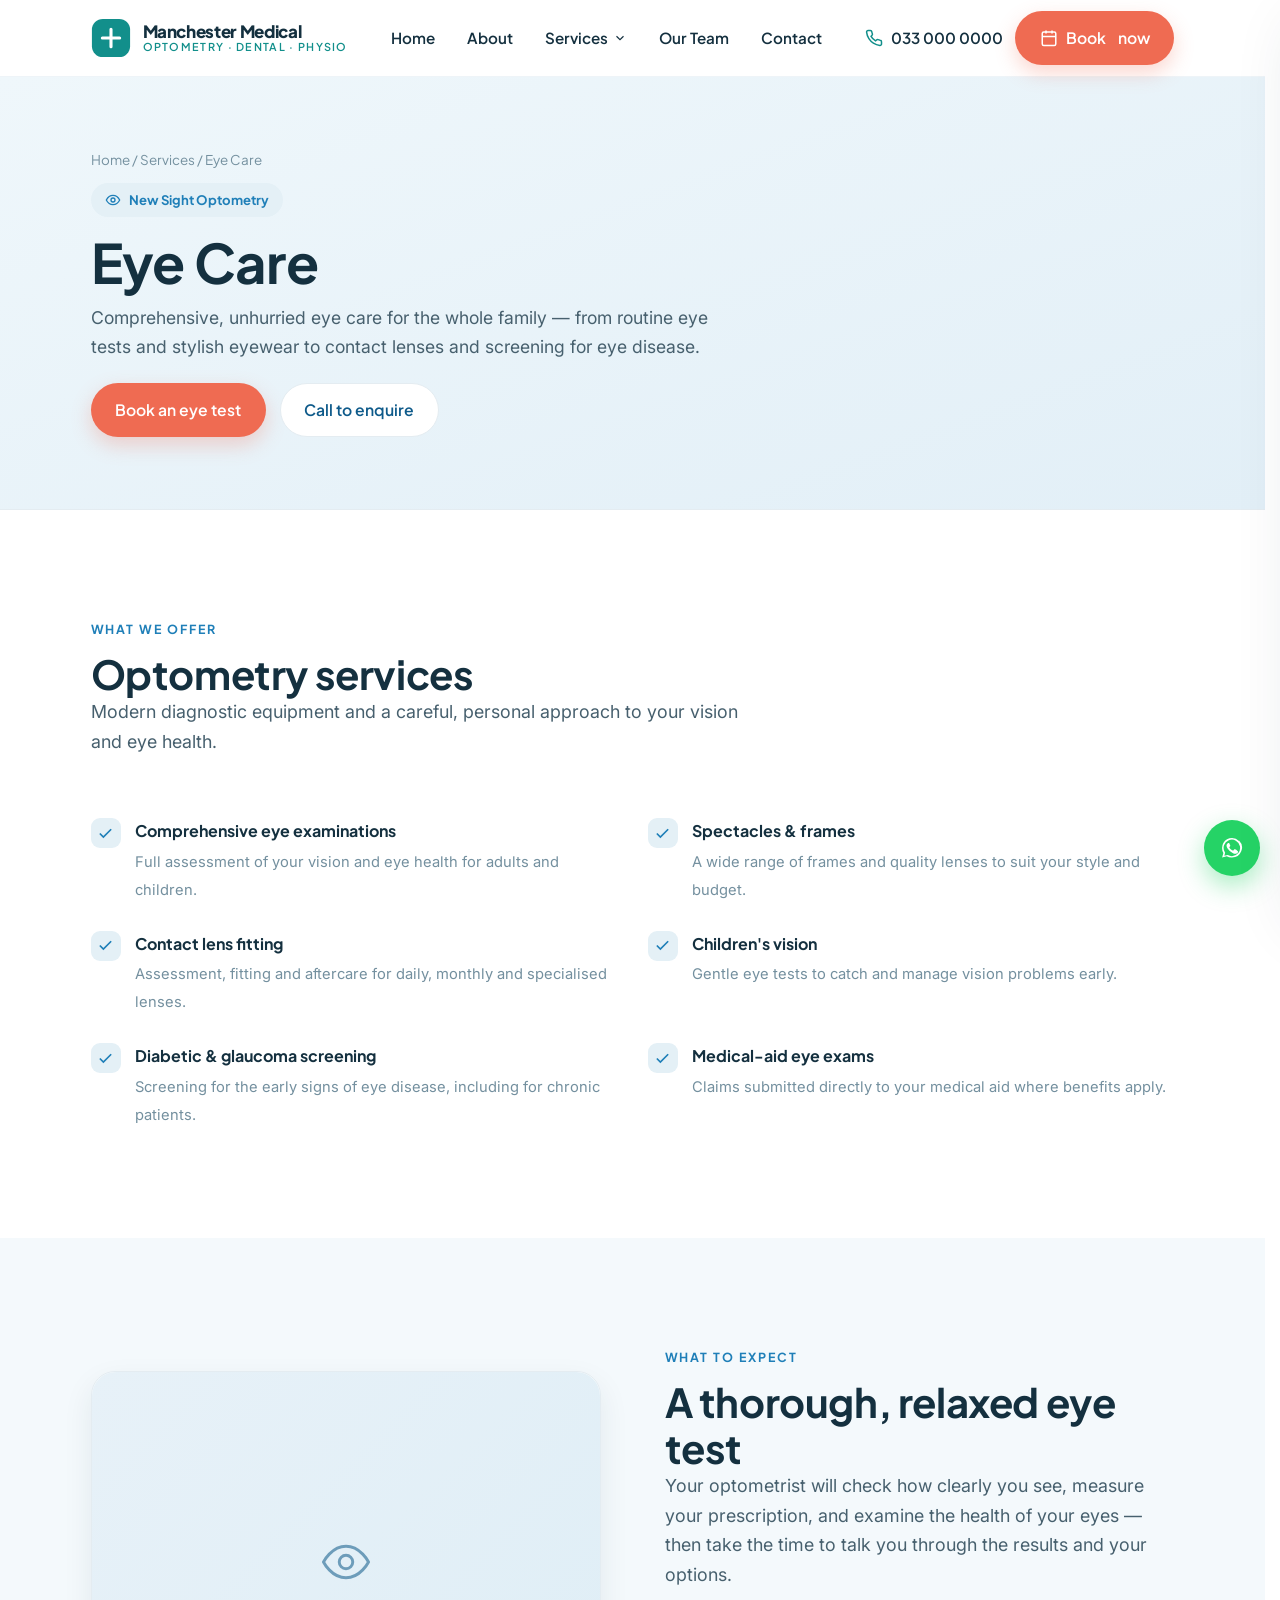
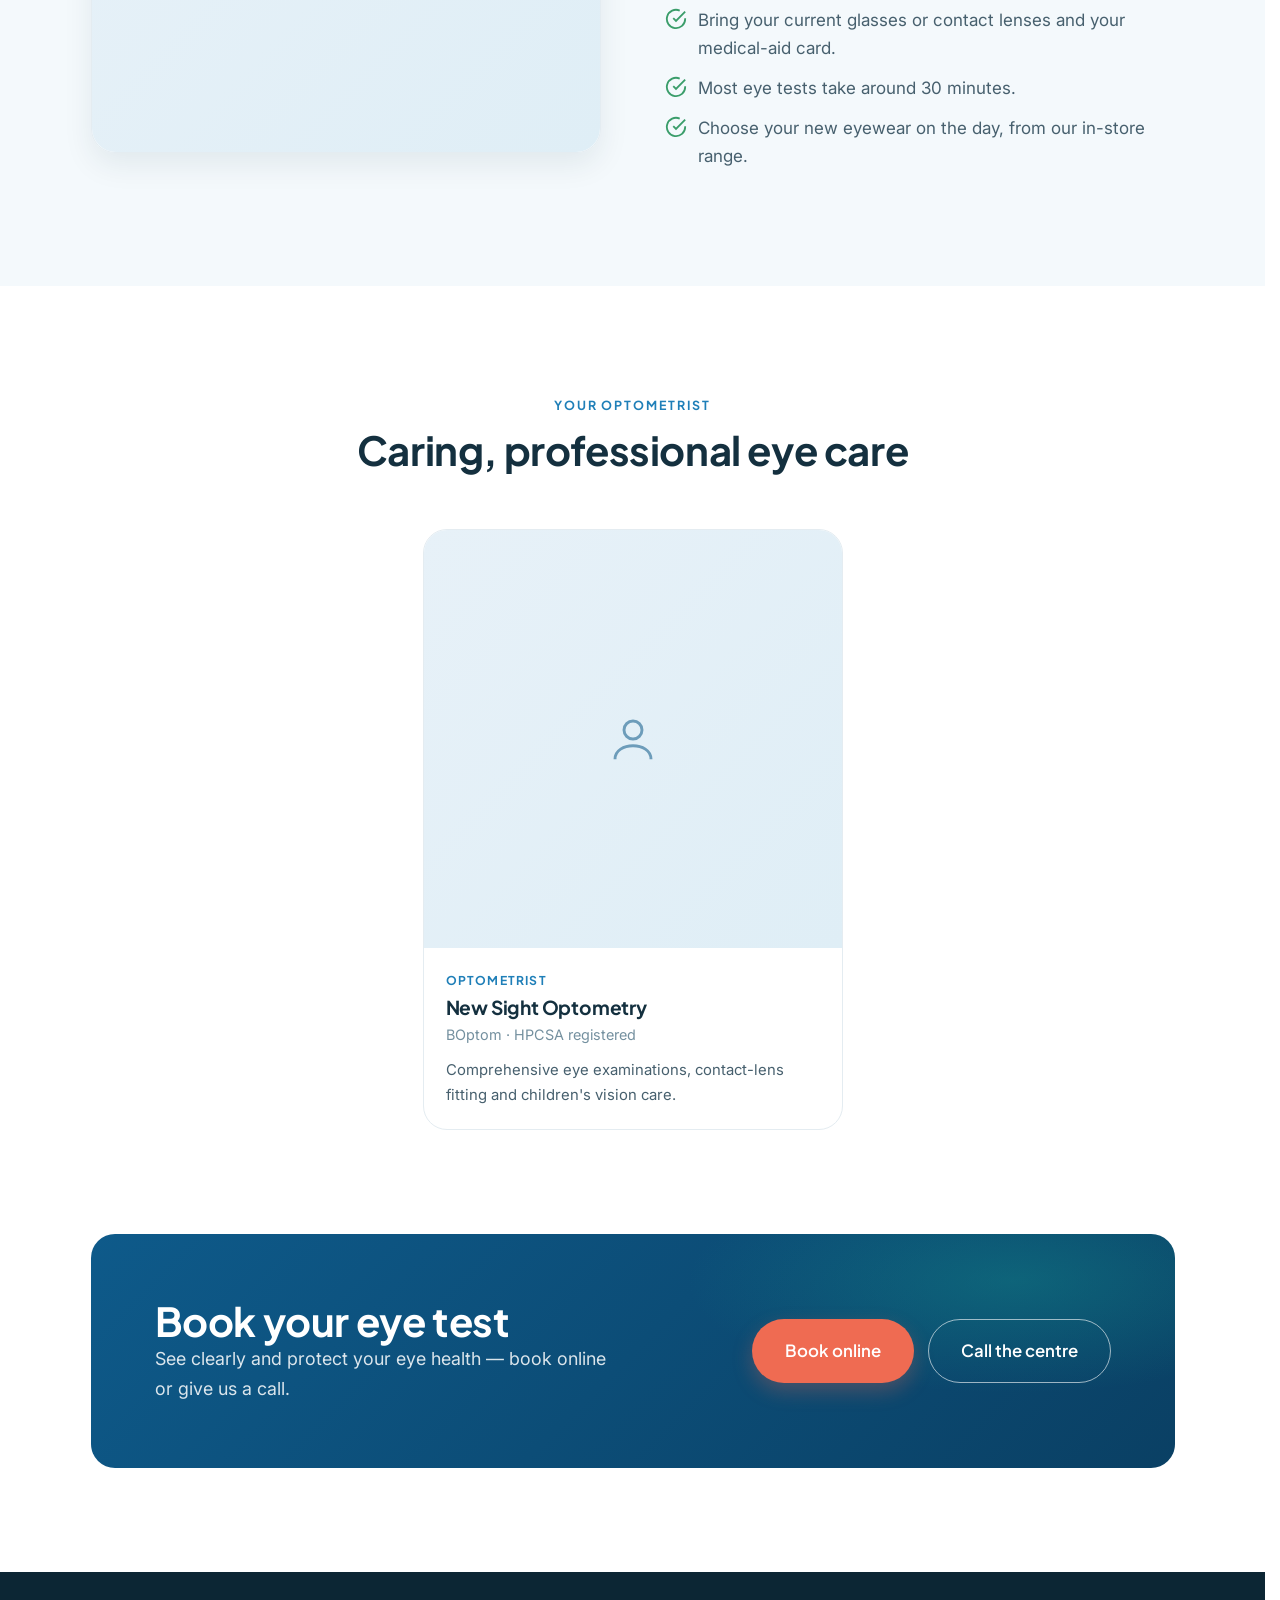
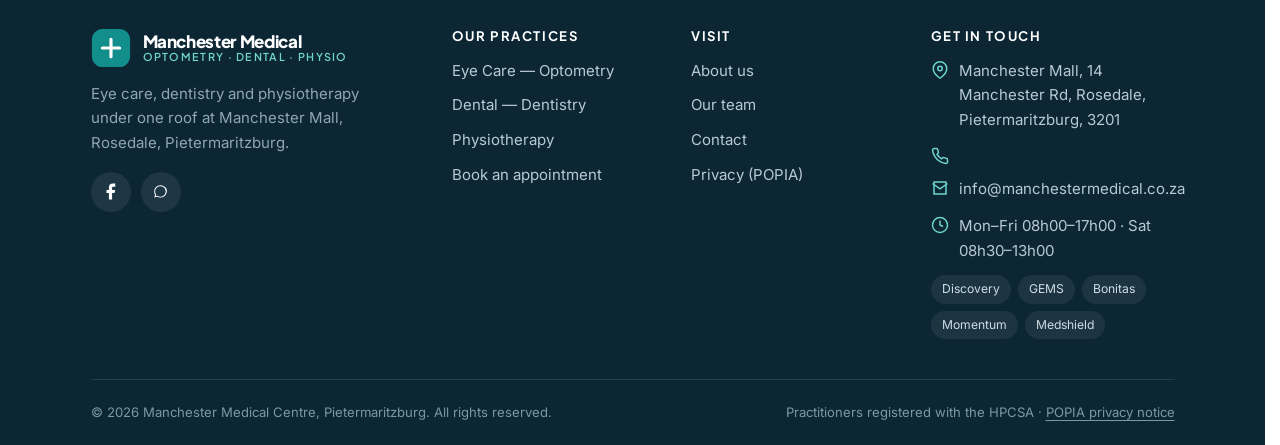
<file: optometry.html>
<!DOCTYPE html>
<html lang="en">
<head>
  <meta charset="UTF-8" />
  <meta name="viewport" content="width=device-width, initial-scale=1.0" />
  <title>Eye Care — New Sight Optometry | Manchester Medical Centre, PMB</title>
  <meta name="description" content="New Sight Optometry at Manchester Medical Centre — comprehensive eye tests, spectacles and frames, contact lenses, children's vision and eye-disease screening in Pietermaritzburg." />
  <link rel="preconnect" href="https://fonts.googleapis.com" />
  <link rel="preconnect" href="https://fonts.gstatic.com" crossorigin />
  <link href="https://fonts.googleapis.com/css2?family=Plus+Jakarta+Sans:wght@500;600;700;800&family=Inter:wght@400;500;600&display=swap" rel="stylesheet" />
  <link rel="icon" type="image/svg+xml" href="assets/favicon.svg" />
  <link rel="stylesheet" href="assets/css/styles.css" />
</head>
<body>

  <!-- ============ HEADER ============ -->
  <header class="site-header">
    <div class="container nav">
      <a href="index.html" class="brand" aria-label="Manchester Medical Centre — home">
        <svg class="logo-mark" viewBox="0 0 44 44" fill="none" aria-hidden="true"><rect x="1" y="1" width="42" height="42" rx="12" fill="url(#grad-hdr)"/><path d="M22 12.5v19M12.5 22h19" stroke="#fff" stroke-width="3.4" stroke-linecap="round"/><defs><linearGradient id="grad-hdr" x1="2" y1="2" x2="42" y2="42"><stop stop-color="#128f8b"/><stop offset="1" stop-color="#0e5a8a"/></linearGradient></defs></svg>
        <span class="brand-name">Manchester Medical<span>Optometry · Dental · Physio</span></span>
      </a>
      <nav aria-label="Primary">
        <ul class="nav-menu">
          <li><a class="nav-link" href="index.html">Home</a></li>
          <li><a class="nav-link" href="about.html">About</a></li>
          <li class="has-dropdown">
            <a class="nav-link" href="#" aria-haspopup="true" aria-expanded="false">Services <svg class="caret" viewBox="0 0 24 24" fill="none" stroke="currentColor" stroke-width="2" aria-hidden="true"><polyline points="6 9 12 15 18 9"/></svg></a>
            <div class="dropdown">
              <a href="optometry.html" aria-current="page"><span class="d-ico" style="background:#e6f1f9"><svg viewBox="0 0 24 24" fill="none" stroke="#1f7fb8" stroke-width="2"><circle cx="12" cy="12" r="3"/><path d="M2 12s3.5-7 10-7 10 7 10 7-3.5 7-10 7-10-7-10-7z"/></svg></span><span><b>Eye Care</b><small>New Sight Optometry</small></span></a>
              <a href="dentistry.html"><span class="d-ico" style="background:#e2f5f4"><svg viewBox="0 0 24 24" fill="none" stroke="#10a29c" stroke-width="1.7"><path d="M12 5.5C10.8 4.3 9.4 3.5 7.8 3.5 5.4 3.5 4 5.3 4 7.6c0 1.5.4 2.7.8 4.4.3 1.4.5 3.6 1.1 5.4.4 1.3.9 2.4 1.6 2.4.8 0 1-1.1 1.3-2.6.3-1.6.5-3.1 1.2-3.1s.9 1.5 1.2 3.1c.3 1.5.5 2.6 1.3 2.6.7 0 1.2-1.1 1.6-2.4.6-1.8.8-4 1.1-5.4.4-1.7.8-2.9.8-4.4 0-2.3-1.4-4.1-3.8-4.1-1.6 0-3 .8-4.2 2z"/></svg></span><span><b>Dental</b><small>The Smile Clinic Dentistry</small></span></a>
              <a href="physiotherapy.html"><span class="d-ico" style="background:#e6f4ec"><svg viewBox="0 0 24 24" fill="none" stroke="#3a9d6a" stroke-width="2"><polyline points="22 12 18 12 15 21 9 3 6 12 2 12"/></svg></span><span><b>Physiotherapy</b><small>Ms N Paruk</small></span></a>
            </div>
          </li>
          <li><a class="nav-link" href="team.html">Our Team</a></li>
          <li><a class="nav-link" href="contact.html">Contact</a></li>
        </ul>
      </nav>
      <div class="nav-actions">
        <a class="nav-phone" data-site="phone" data-fill="no" href="#"><svg viewBox="0 0 24 24" fill="none" stroke="currentColor" stroke-width="2" aria-hidden="true"><path d="M22 16.92v3a2 2 0 0 1-2.18 2 19.79 19.79 0 0 1-8.63-3.07 19.5 19.5 0 0 1-6-6 19.79 19.79 0 0 1-3.07-8.67A2 2 0 0 1 4.11 2h3a2 2 0 0 1 2 1.72c.13.9.36 1.78.7 2.6a2 2 0 0 1-.45 2.11L8.09 9.91a16 16 0 0 0 6 6l1.27-1.27a2 2 0 0 1 2.11-.45c.82.34 1.7.57 2.6.7A2 2 0 0 1 22 16.92z"/></svg><span data-site="phone-text"></span></a>
        <a class="btn btn-book" href="book.html?d=eye"><svg viewBox="0 0 24 24" fill="none" stroke="currentColor" stroke-width="2" aria-hidden="true"><rect x="3" y="4" width="18" height="18" rx="2"/><line x1="16" y1="2" x2="16" y2="6"/><line x1="8" y1="2" x2="8" y2="6"/><line x1="3" y1="10" x2="21" y2="10"/></svg>Book<span class="hide-sm">&nbsp;now</span></a>
        <button class="nav-toggle" id="navToggle" aria-label="Open menu"><svg viewBox="0 0 24 24" fill="none" stroke="currentColor" stroke-width="2"><line x1="3" y1="6" x2="21" y2="6"/><line x1="3" y1="12" x2="21" y2="12"/><line x1="3" y1="18" x2="21" y2="18"/></svg></button>
      </div>
    </div>
  </header>

  <div class="mobile-menu" id="mobileMenu" aria-label="Mobile navigation">
    <div class="mm-top"><span class="brand-name">Manchester Medical<span>Pietermaritzburg</span></span><button class="menu-close" id="menuClose" aria-label="Close menu"><svg viewBox="0 0 24 24" fill="none" stroke="currentColor" stroke-width="2"><line x1="18" y1="6" x2="6" y2="18"/><line x1="6" y1="6" x2="18" y2="18"/></svg></button></div>
    <a href="index.html">Home</a><a href="about.html">About</a>
    <div class="mm-label">Our Practices</div>
    <div class="mm-sub"><a href="optometry.html">Eye Care — New Sight Optometry</a><a href="dentistry.html">Dental — The Smile Clinic</a><a href="physiotherapy.html">Physiotherapy — Ms N Paruk</a></div>
    <a href="team.html">Our Team</a><a href="contact.html">Contact</a>
    <a class="btn btn-book btn-block" href="book.html?d=eye">Book an appointment</a>
    <a class="btn btn-ghost btn-block" data-site="phone" data-fill="no" href="#">Call us</a>
  </div>
  <div class="backdrop" id="backdrop"></div>

  <!-- ============ PAGE HERO ============ -->
  <section class="page-hero" style="--dc:var(--c-eye)">
    <div class="container">
      <div class="breadcrumb"><a href="index.html">Home</a> / Services / Eye Care</div>
      <span class="disc-tag"><svg viewBox="0 0 24 24" fill="none" stroke="currentColor" stroke-width="2"><circle cx="12" cy="12" r="3"/><path d="M2 12s3.5-7 10-7 10 7 10 7-3.5 7-10 7-10-7-10-7z"/></svg>New Sight Optometry</span>
      <h1>Eye Care</h1>
      <p>Comprehensive, unhurried eye care for the whole family — from routine eye tests and stylish eyewear to contact lenses and screening for eye disease.</p>
      <div class="btn-row" style="margin-top:22px"><a class="btn btn-book" href="book.html?d=eye">Book an eye test</a><a class="btn btn-ghost" data-site="phone" data-fill="no" href="#">Call to enquire</a></div>
    </div>
  </section>

  <!-- ============ SERVICES ============ -->
  <section class="section" style="--dc:var(--c-eye)">
    <div class="container">
      <div class="section-head reveal"><span class="eyebrow" style="color:var(--c-eye)">What we offer</span><h2>Optometry services</h2><p class="lead">Modern diagnostic equipment and a careful, personal approach to your vision and eye health.</p></div>
      <div class="svc-grid reveal d1">
        <div class="svc-item"><span class="tick"><svg viewBox="0 0 24 24" fill="none" stroke="currentColor" stroke-width="2.4"><polyline points="20 6 9 17 4 12"/></svg></span><div><b>Comprehensive eye examinations</b><span>Full assessment of your vision and eye health for adults and children.</span></div></div>
        <div class="svc-item"><span class="tick"><svg viewBox="0 0 24 24" fill="none" stroke="currentColor" stroke-width="2.4"><polyline points="20 6 9 17 4 12"/></svg></span><div><b>Spectacles &amp; frames</b><span>A wide range of frames and quality lenses to suit your style and budget.</span></div></div>
        <div class="svc-item"><span class="tick"><svg viewBox="0 0 24 24" fill="none" stroke="currentColor" stroke-width="2.4"><polyline points="20 6 9 17 4 12"/></svg></span><div><b>Contact lens fitting</b><span>Assessment, fitting and aftercare for daily, monthly and specialised lenses.</span></div></div>
        <div class="svc-item"><span class="tick"><svg viewBox="0 0 24 24" fill="none" stroke="currentColor" stroke-width="2.4"><polyline points="20 6 9 17 4 12"/></svg></span><div><b>Children's vision</b><span>Gentle eye tests to catch and manage vision problems early.</span></div></div>
        <div class="svc-item"><span class="tick"><svg viewBox="0 0 24 24" fill="none" stroke="currentColor" stroke-width="2.4"><polyline points="20 6 9 17 4 12"/></svg></span><div><b>Diabetic &amp; glaucoma screening</b><span>Screening for the early signs of eye disease, including for chronic patients.</span></div></div>
        <div class="svc-item"><span class="tick"><svg viewBox="0 0 24 24" fill="none" stroke="currentColor" stroke-width="2.4"><polyline points="20 6 9 17 4 12"/></svg></span><div><b>Medical-aid eye exams</b><span>Claims submitted directly to your medical aid where benefits apply.</span></div></div>
      </div>
    </div>
  </section>

  <!-- ============ SPLIT ============ -->
  <section class="section section--soft" style="--dc:var(--c-eye)">
    <div class="container">
      <div class="split">
        <div class="split-media reveal"><div class="media-frame ratio-43"><!-- REPLACE PHOTO: optometry testing room / frames display --><div class="photo-slot" data-label="Photo: optometry room"><svg viewBox="0 0 24 24" fill="none" stroke="currentColor" stroke-width="1.3"><circle cx="12" cy="12" r="3"/><path d="M2 12s3.5-7 10-7 10 7 10 7-3.5 7-10 7-10-7-10-7z"/></svg></div></div></div>
        <div class="reveal d1">
          <span class="eyebrow" style="color:var(--c-eye)">What to expect</span>
          <h2>A thorough, relaxed eye test</h2>
          <p class="lead">Your optometrist will check how clearly you see, measure your prescription, and examine the health of your eyes — then take the time to talk you through the results and your options.</p>
          <ul class="tick-list">
            <li><svg viewBox="0 0 24 24" fill="none" stroke="currentColor" stroke-width="2"><path d="M22 11.08V12a10 10 0 1 1-5.93-9.14"/><polyline points="22 4 12 14.01 9 11.01"/></svg><span>Bring your current glasses or contact lenses and your medical-aid card.</span></li>
            <li><svg viewBox="0 0 24 24" fill="none" stroke="currentColor" stroke-width="2"><path d="M22 11.08V12a10 10 0 1 1-5.93-9.14"/><polyline points="22 4 12 14.01 9 11.01"/></svg><span>Most eye tests take around 30 minutes.</span></li>
            <li><svg viewBox="0 0 24 24" fill="none" stroke="currentColor" stroke-width="2"><path d="M22 11.08V12a10 10 0 1 1-5.93-9.14"/><polyline points="22 4 12 14.01 9 11.01"/></svg><span>Choose your new eyewear on the day, from our in-store range.</span></li>
          </ul>
        </div>
      </div>
    </div>
  </section>

  <!-- ============ PRACTITIONER ============ -->
  <section class="section" style="--dc:var(--c-eye)">
    <div class="container">
      <div class="section-head center reveal"><span class="eyebrow" style="color:var(--c-eye)">Your optometrist</span><h2>Caring, professional eye care</h2></div>
      <div class="reveal d1" style="max-width:420px;margin-inline:auto">
        <article class="team-card disc-eye">
          <div class="team-photo"><div class="photo-slot" data-label="Photo: optometrist"><svg viewBox="0 0 24 24" fill="none" stroke="currentColor" stroke-width="1.3"><circle cx="12" cy="8" r="4"/><path d="M4 21c0-4 4-6 8-6s8 2 8 6"/></svg></div></div>
          <div class="team-body">
            <div class="role">Optometrist</div>
            <h3>New Sight Optometry</h3>
            <div class="quals">BOptom · HPCSA registered</div>
            <p>Comprehensive eye examinations, contact-lens fitting and children's vision care.</p>
          </div>
        </article>
      </div>
    </div>
  </section>

  <!-- ============ CTA ============ -->
  <section class="section" style="padding-top:0"><div class="container"><div class="cta-band reveal"><div class="split" style="align-items:center;gap:32px"><div><h2>Book your eye test</h2><p class="lead">See clearly and protect your eye health — book online or give us a call.</p></div><div class="btn-row" style="justify-content:flex-end"><a class="btn btn-book btn-lg" href="book.html?d=eye">Book online</a><a class="btn btn-outline-white btn-lg" data-site="phone" data-fill="no" href="#">Call the centre</a></div></div></div></div></section>

  <!-- ============ FOOTER ============ -->
  <footer class="site-footer">
    <div class="container">
      <div class="footer-grid">
        <div class="footer-brand">
          <div class="brand"><svg class="logo-mark" viewBox="0 0 44 44" fill="none" aria-hidden="true"><rect x="1" y="1" width="42" height="42" rx="12" fill="url(#grad-ftr)"/><path d="M22 12.5v19M12.5 22h19" stroke="#fff" stroke-width="3.4" stroke-linecap="round"/><defs><linearGradient id="grad-ftr" x1="2" y1="2" x2="42" y2="42"><stop stop-color="#128f8b"/><stop offset="1" stop-color="#0e5a8a"/></linearGradient></defs></svg><span class="brand-name">Manchester Medical<span>Optometry · Dental · Physio</span></span></div>
          <p>Eye care, dentistry and physiotherapy under one roof at Manchester Mall, Rosedale, Pietermaritzburg.</p>
          <div class="social"><a href="#" aria-label="Facebook"><svg viewBox="0 0 24 24" fill="currentColor"><path d="M18 2h-3a5 5 0 0 0-5 5v3H7v4h3v8h4v-8h3l1-4h-4V7a1 1 0 0 1 1-1h3z"/></svg></a><a data-site="whatsapp" href="#" aria-label="WhatsApp"><svg viewBox="0 0 24 24" fill="currentColor"><path d="M17.6 6.3A7.9 7.9 0 0 0 12 4a8 8 0 0 0-6.9 12l-1 3.6 3.7-1a8 8 0 0 0 3.8 1h.4a8 8 0 0 0 5.6-13.7zM12 18.5a6.6 6.6 0 0 1-3.4-.9l-.2-.1-2.5.6.6-2.4-.2-.3A6.6 6.6 0 1 1 12 18.5z"/></svg></a></div>
        </div>
        <div><h4>Our Practices</h4><ul class="footer-list"><li><a href="optometry.html">Eye Care — Optometry</a></li><li><a href="dentistry.html">Dental — Dentistry</a></li><li><a href="physiotherapy.html">Physiotherapy</a></li><li><a href="book.html">Book an appointment</a></li></ul></div>
        <div><h4>Visit</h4><ul class="footer-list"><li><a href="about.html">About us</a></li><li><a href="team.html">Our team</a></li><li><a href="contact.html">Contact</a></li><li><a href="privacy.html">Privacy (POPIA)</a></li></ul></div>
        <div><h4>Get in touch</h4><ul class="footer-contact"><li><svg viewBox="0 0 24 24" fill="none" stroke="currentColor" stroke-width="2"><path d="M21 10c0 7-9 13-9 13s-9-6-9-13a9 9 0 0 1 18 0z"/><circle cx="12" cy="10" r="3"/></svg><span>Manchester Mall, 14 Manchester Rd, Rosedale, Pietermaritzburg, 3201</span></li><li><svg viewBox="0 0 24 24" fill="none" stroke="currentColor" stroke-width="2"><path d="M22 16.92v3a2 2 0 0 1-2.18 2 19.79 19.79 0 0 1-8.63-3.07 19.5 19.5 0 0 1-6-6 19.79 19.79 0 0 1-3.07-8.67A2 2 0 0 1 4.11 2h3a2 2 0 0 1 2 1.72c.13.9.36 1.78.7 2.6a2 2 0 0 1-.45 2.11L8.09 9.91a16 16 0 0 0 6 6l1.27-1.27a2 2 0 0 1 2.11-.45c.82.34 1.7.57 2.6.7A2 2 0 0 1 22 16.92z"/></svg><a data-site="phone" data-fill="no" href="#"></a></li><li><svg viewBox="0 0 24 24" fill="none" stroke="currentColor" stroke-width="2"><path d="M4 4h16v16H4z"/><polyline points="22,6 12,13 2,6"/></svg><a data-site="email" href="#"></a></li><li><svg viewBox="0 0 24 24" fill="none" stroke="currentColor" stroke-width="2"><circle cx="12" cy="12" r="10"/><polyline points="12 6 12 12 16 14"/></svg><span>Mon–Fri 08h00–17h00 · Sat 08h30–13h00</span></li></ul><div class="footer-aids"><span>Discovery</span><span>GEMS</span><span>Bonitas</span><span>Momentum</span><span>Medshield</span></div></div>
      </div>
      <div class="footer-bottom"><span>© <span data-year></span> Manchester Medical Centre, Pietermaritzburg. All rights reserved.</span><span>Practitioners registered with the HPCSA · <a href="privacy.html">POPIA privacy notice</a></span></div>
    </div>
  </footer>

  <nav class="action-bar" aria-label="Quick actions">
    <a class="ab-call" data-site="phone" data-fill="no" href="#"><svg viewBox="0 0 24 24" fill="none" stroke="currentColor" stroke-width="2"><path d="M22 16.92v3a2 2 0 0 1-2.18 2 19.79 19.79 0 0 1-8.63-3.07 19.5 19.5 0 0 1-6-6 19.79 19.79 0 0 1-3.07-8.67A2 2 0 0 1 4.11 2h3a2 2 0 0 1 2 1.72c.13.9.36 1.78.7 2.6a2 2 0 0 1-.45 2.11L8.09 9.91a16 16 0 0 0 6 6l1.27-1.27a2 2 0 0 1 2.11-.45c.82.34 1.7.57 2.6.7A2 2 0 0 1 22 16.92z"/></svg>Call</a>
    <a class="ab-wa" data-site="whatsapp" href="#"><svg viewBox="0 0 24 24" fill="currentColor"><path d="M17.6 6.3A7.9 7.9 0 0 0 12 4a8 8 0 0 0-6.9 12l-1 3.6 3.7-1a8 8 0 0 0 3.8 1h.4a8 8 0 0 0 5.6-13.7zM12 18.5a6.6 6.6 0 0 1-3.4-.9l-.2-.1-2.5.6.6-2.4-.2-.3A6.6 6.6 0 1 1 12 18.5z"/></svg>WhatsApp</a>
    <a class="ab-book" href="book.html?d=eye"><svg viewBox="0 0 24 24" fill="none" stroke="currentColor" stroke-width="2"><rect x="3" y="4" width="18" height="18" rx="2"/><line x1="16" y1="2" x2="16" y2="6"/><line x1="8" y1="2" x2="8" y2="6"/><line x1="3" y1="10" x2="21" y2="10"/></svg>Book</a>
  </nav>
  <a class="wa-float" data-site="whatsapp" href="#" aria-label="Chat on WhatsApp"><svg viewBox="0 0 24 24" fill="currentColor"><path d="M17.6 6.3A7.9 7.9 0 0 0 12 4a8 8 0 0 0-6.9 12l-1 3.6 3.7-1a8 8 0 0 0 3.8 1h.4a8 8 0 0 0 5.6-13.7zM12 18.5a6.6 6.6 0 0 1-3.4-.9l-.2-.1-2.5.6.6-2.4-.2-.3A6.6 6.6 0 1 1 12 18.5zm3.6-4.9c-.2-.1-1.2-.6-1.4-.6s-.3-.1-.5.1-.5.6-.6.8-.3.2-.5.1a5.4 5.4 0 0 1-1.6-1 6 6 0 0 1-1.1-1.4c-.1-.2 0-.3.1-.4l.3-.4.3-.4v-.4c0-.1-.5-1.2-.7-1.6s-.3-.4-.5-.4h-.4a.9.9 0 0 0-.6.3 2.6 2.6 0 0 0-.8 1.9 4.5 4.5 0 0 0 1 2.4 10.3 10.3 0 0 0 3.9 3.4c.5.3 1 .4 1.3.5a3.1 3.1 0 0 0 1.4.1 2.3 2.3 0 0 0 1.5-1 1.9 1.9 0 0 0 .1-1c-.1-.2-.2-.2-.4-.3z"/></svg></a>

  <script src="assets/js/main.js"></script>
</body>
</html>
</file>
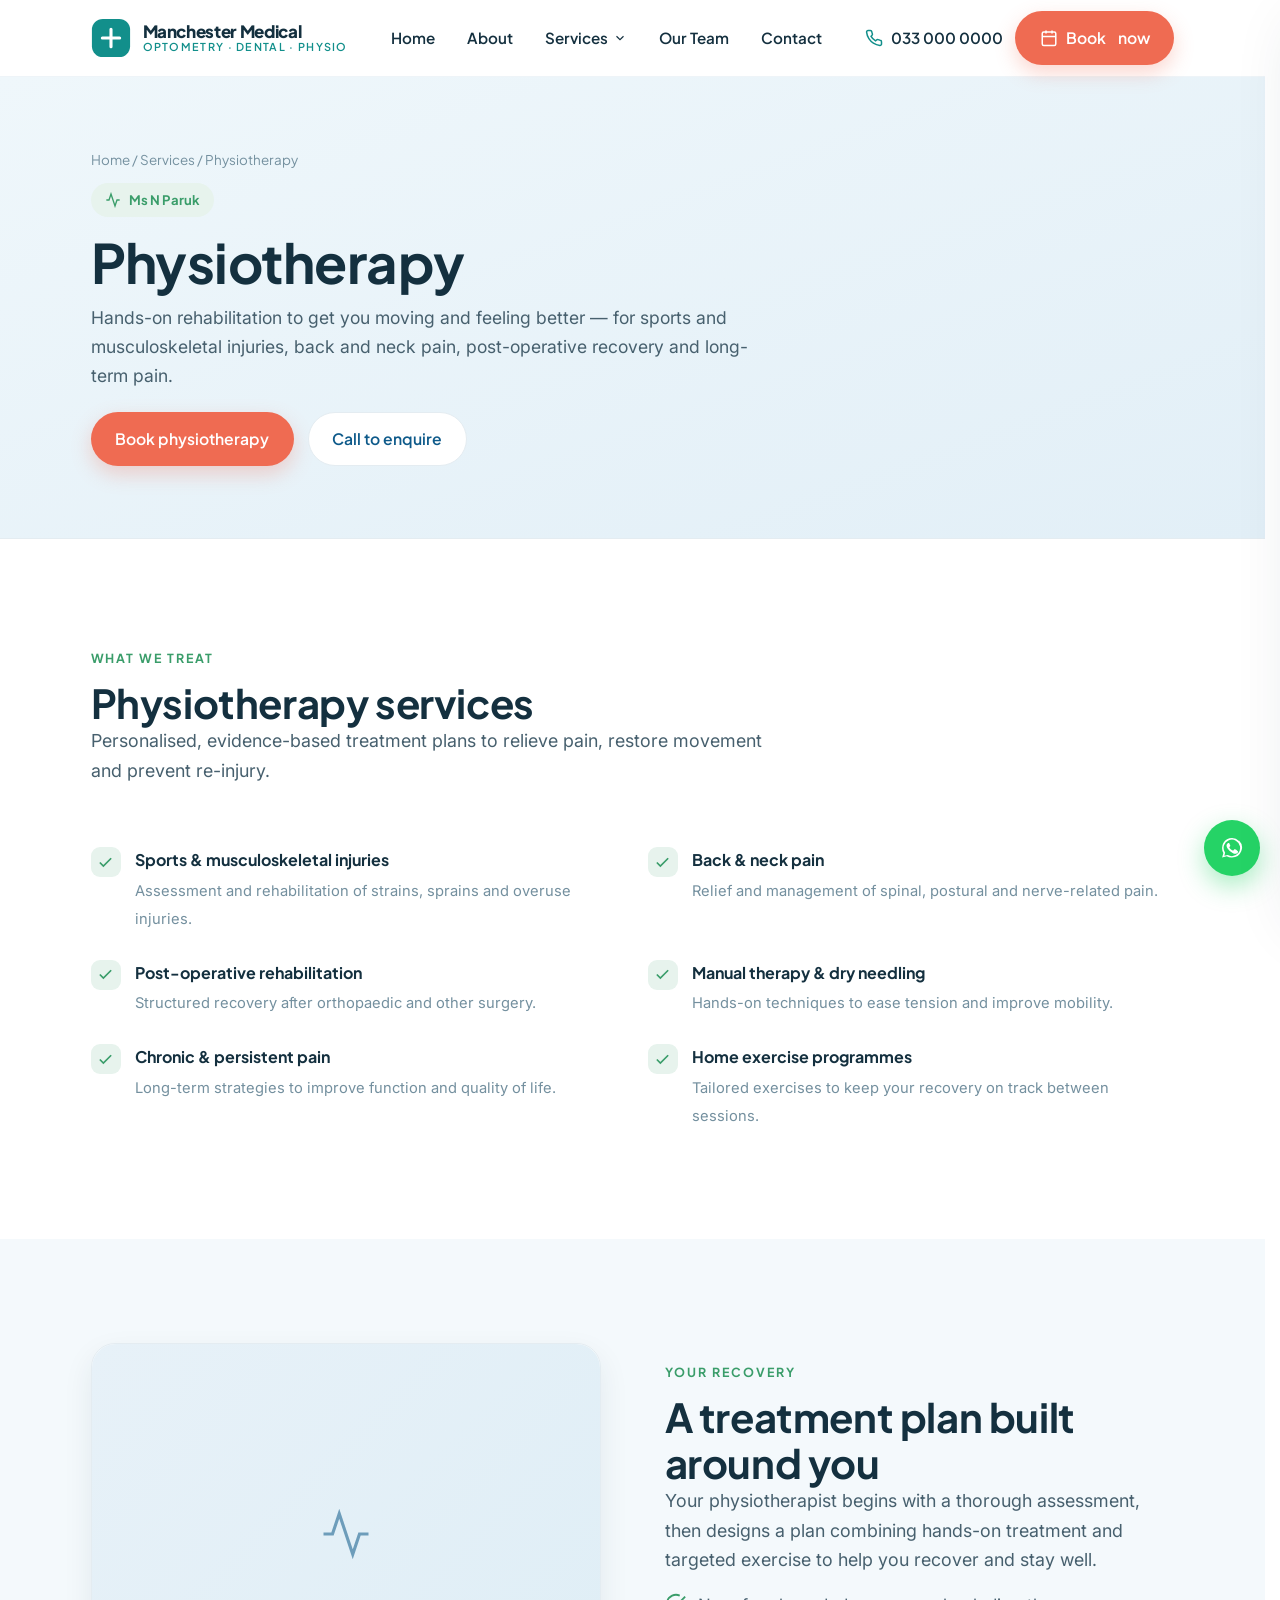
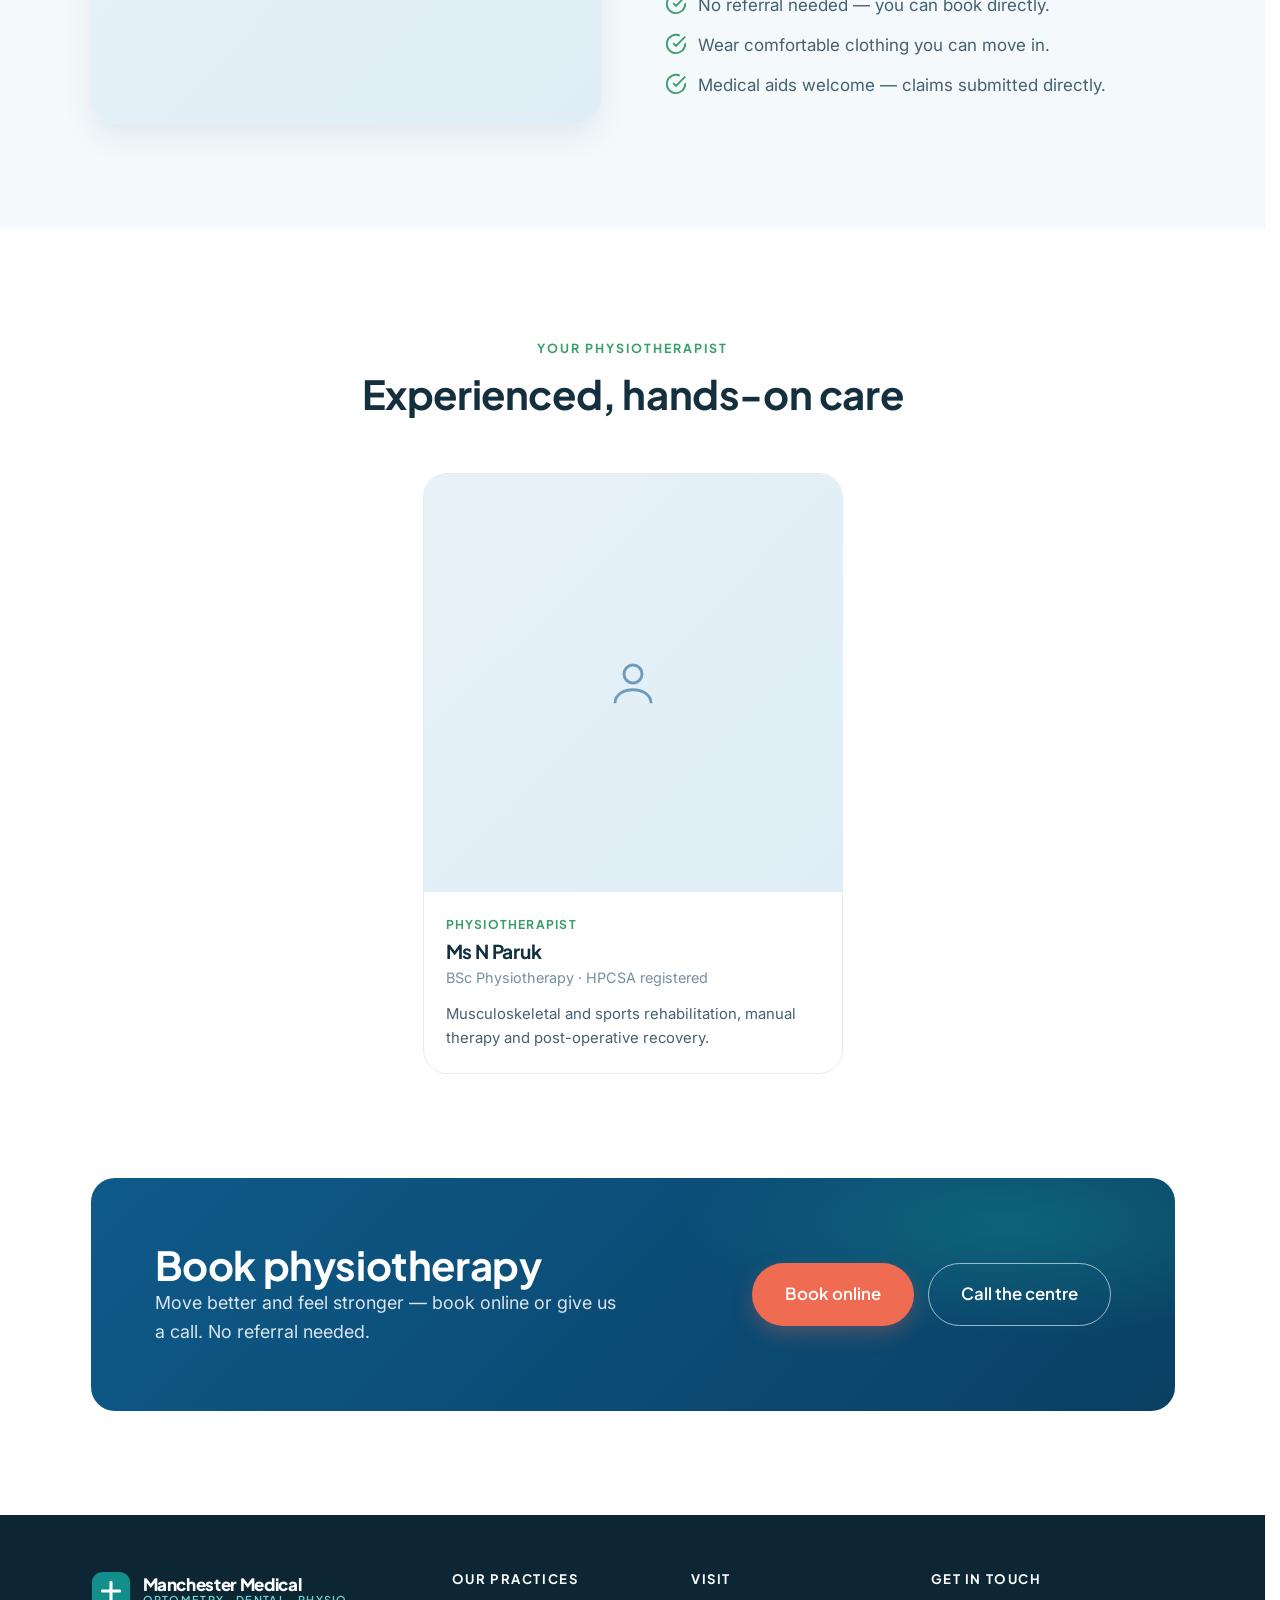
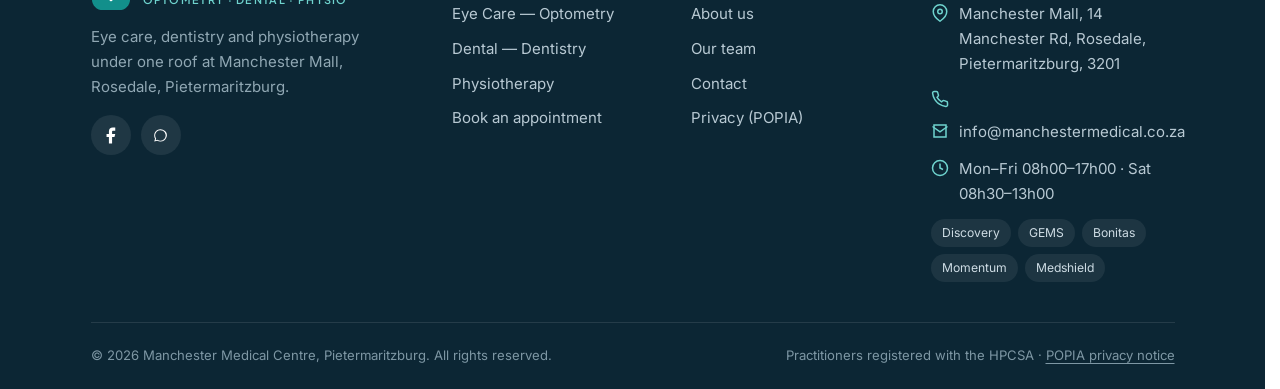
<file: physiotherapy.html>
<!DOCTYPE html>
<html lang="en">
<head>
  <meta charset="UTF-8" />
  <meta name="viewport" content="width=device-width, initial-scale=1.0" />
  <title>Physiotherapy — Ms N Paruk | Manchester Medical Centre, PMB</title>
  <meta name="description" content="Physiotherapy with Ms N Paruk at Manchester Medical Centre — rehabilitation for sports and musculoskeletal injuries, back and neck pain, post-operative recovery and chronic pain in Pietermaritzburg." />
  <link rel="preconnect" href="https://fonts.googleapis.com" />
  <link rel="preconnect" href="https://fonts.gstatic.com" crossorigin />
  <link href="https://fonts.googleapis.com/css2?family=Plus+Jakarta+Sans:wght@500;600;700;800&family=Inter:wght@400;500;600&display=swap" rel="stylesheet" />
  <link rel="icon" type="image/svg+xml" href="assets/favicon.svg" />
  <link rel="stylesheet" href="assets/css/styles.css" />
</head>
<body>

  <!-- ============ HEADER ============ -->
  <header class="site-header">
    <div class="container nav">
      <a href="index.html" class="brand" aria-label="Manchester Medical Centre — home">
        <svg class="logo-mark" viewBox="0 0 44 44" fill="none" aria-hidden="true"><rect x="1" y="1" width="42" height="42" rx="12" fill="url(#grad-hdr)"/><path d="M22 12.5v19M12.5 22h19" stroke="#fff" stroke-width="3.4" stroke-linecap="round"/><defs><linearGradient id="grad-hdr" x1="2" y1="2" x2="42" y2="42"><stop stop-color="#128f8b"/><stop offset="1" stop-color="#0e5a8a"/></linearGradient></defs></svg>
        <span class="brand-name">Manchester Medical<span>Optometry · Dental · Physio</span></span>
      </a>
      <nav aria-label="Primary">
        <ul class="nav-menu">
          <li><a class="nav-link" href="index.html">Home</a></li>
          <li><a class="nav-link" href="about.html">About</a></li>
          <li class="has-dropdown">
            <a class="nav-link" href="#" aria-haspopup="true" aria-expanded="false">Services <svg class="caret" viewBox="0 0 24 24" fill="none" stroke="currentColor" stroke-width="2" aria-hidden="true"><polyline points="6 9 12 15 18 9"/></svg></a>
            <div class="dropdown">
              <a href="optometry.html"><span class="d-ico" style="background:#e6f1f9"><svg viewBox="0 0 24 24" fill="none" stroke="#1f7fb8" stroke-width="2"><circle cx="12" cy="12" r="3"/><path d="M2 12s3.5-7 10-7 10 7 10 7-3.5 7-10 7-10-7-10-7z"/></svg></span><span><b>Eye Care</b><small>New Sight Optometry</small></span></a>
              <a href="dentistry.html"><span class="d-ico" style="background:#e2f5f4"><svg viewBox="0 0 24 24" fill="none" stroke="#10a29c" stroke-width="1.7"><path d="M12 5.5C10.8 4.3 9.4 3.5 7.8 3.5 5.4 3.5 4 5.3 4 7.6c0 1.5.4 2.7.8 4.4.3 1.4.5 3.6 1.1 5.4.4 1.3.9 2.4 1.6 2.4.8 0 1-1.1 1.3-2.6.3-1.6.5-3.1 1.2-3.1s.9 1.5 1.2 3.1c.3 1.5.5 2.6 1.3 2.6.7 0 1.2-1.1 1.6-2.4.6-1.8.8-4 1.1-5.4.4-1.7.8-2.9.8-4.4 0-2.3-1.4-4.1-3.8-4.1-1.6 0-3 .8-4.2 2z"/></svg></span><span><b>Dental</b><small>The Smile Clinic Dentistry</small></span></a>
              <a href="physiotherapy.html" aria-current="page"><span class="d-ico" style="background:#e6f4ec"><svg viewBox="0 0 24 24" fill="none" stroke="#3a9d6a" stroke-width="2"><polyline points="22 12 18 12 15 21 9 3 6 12 2 12"/></svg></span><span><b>Physiotherapy</b><small>Ms N Paruk</small></span></a>
            </div>
          </li>
          <li><a class="nav-link" href="team.html">Our Team</a></li>
          <li><a class="nav-link" href="contact.html">Contact</a></li>
        </ul>
      </nav>
      <div class="nav-actions">
        <a class="nav-phone" data-site="phone" data-fill="no" href="#"><svg viewBox="0 0 24 24" fill="none" stroke="currentColor" stroke-width="2" aria-hidden="true"><path d="M22 16.92v3a2 2 0 0 1-2.18 2 19.79 19.79 0 0 1-8.63-3.07 19.5 19.5 0 0 1-6-6 19.79 19.79 0 0 1-3.07-8.67A2 2 0 0 1 4.11 2h3a2 2 0 0 1 2 1.72c.13.9.36 1.78.7 2.6a2 2 0 0 1-.45 2.11L8.09 9.91a16 16 0 0 0 6 6l1.27-1.27a2 2 0 0 1 2.11-.45c.82.34 1.7.57 2.6.7A2 2 0 0 1 22 16.92z"/></svg><span data-site="phone-text"></span></a>
        <a class="btn btn-book" href="book.html?d=physio"><svg viewBox="0 0 24 24" fill="none" stroke="currentColor" stroke-width="2" aria-hidden="true"><rect x="3" y="4" width="18" height="18" rx="2"/><line x1="16" y1="2" x2="16" y2="6"/><line x1="8" y1="2" x2="8" y2="6"/><line x1="3" y1="10" x2="21" y2="10"/></svg>Book<span class="hide-sm">&nbsp;now</span></a>
        <button class="nav-toggle" id="navToggle" aria-label="Open menu"><svg viewBox="0 0 24 24" fill="none" stroke="currentColor" stroke-width="2"><line x1="3" y1="6" x2="21" y2="6"/><line x1="3" y1="12" x2="21" y2="12"/><line x1="3" y1="18" x2="21" y2="18"/></svg></button>
      </div>
    </div>
  </header>

  <div class="mobile-menu" id="mobileMenu" aria-label="Mobile navigation">
    <div class="mm-top"><span class="brand-name">Manchester Medical<span>Pietermaritzburg</span></span><button class="menu-close" id="menuClose" aria-label="Close menu"><svg viewBox="0 0 24 24" fill="none" stroke="currentColor" stroke-width="2"><line x1="18" y1="6" x2="6" y2="18"/><line x1="6" y1="6" x2="18" y2="18"/></svg></button></div>
    <a href="index.html">Home</a><a href="about.html">About</a>
    <div class="mm-label">Our Practices</div>
    <div class="mm-sub"><a href="optometry.html">Eye Care — New Sight Optometry</a><a href="dentistry.html">Dental — The Smile Clinic</a><a href="physiotherapy.html">Physiotherapy — Ms N Paruk</a></div>
    <a href="team.html">Our Team</a><a href="contact.html">Contact</a>
    <a class="btn btn-book btn-block" href="book.html?d=physio">Book an appointment</a>
    <a class="btn btn-ghost btn-block" data-site="phone" data-fill="no" href="#">Call us</a>
  </div>
  <div class="backdrop" id="backdrop"></div>

  <!-- ============ PAGE HERO ============ -->
  <section class="page-hero" style="--dc:var(--c-physio)">
    <div class="container">
      <div class="breadcrumb"><a href="index.html">Home</a> / Services / Physiotherapy</div>
      <span class="disc-tag"><svg viewBox="0 0 24 24" fill="none" stroke="currentColor" stroke-width="2"><polyline points="22 12 18 12 15 21 9 3 6 12 2 12"/></svg>Ms N Paruk</span>
      <h1>Physiotherapy</h1>
      <p>Hands-on rehabilitation to get you moving and feeling better — for sports and musculoskeletal injuries, back and neck pain, post-operative recovery and long-term pain.</p>
      <div class="btn-row" style="margin-top:22px"><a class="btn btn-book" href="book.html?d=physio">Book physiotherapy</a><a class="btn btn-ghost" data-site="phone" data-fill="no" href="#">Call to enquire</a></div>
    </div>
  </section>

  <!-- ============ SERVICES ============ -->
  <section class="section" style="--dc:var(--c-physio)">
    <div class="container">
      <div class="section-head reveal"><span class="eyebrow" style="color:var(--c-physio)">What we treat</span><h2>Physiotherapy services</h2><p class="lead">Personalised, evidence-based treatment plans to relieve pain, restore movement and prevent re-injury.</p></div>
      <div class="svc-grid reveal d1">
        <div class="svc-item"><span class="tick"><svg viewBox="0 0 24 24" fill="none" stroke="currentColor" stroke-width="2.4"><polyline points="20 6 9 17 4 12"/></svg></span><div><b>Sports &amp; musculoskeletal injuries</b><span>Assessment and rehabilitation of strains, sprains and overuse injuries.</span></div></div>
        <div class="svc-item"><span class="tick"><svg viewBox="0 0 24 24" fill="none" stroke="currentColor" stroke-width="2.4"><polyline points="20 6 9 17 4 12"/></svg></span><div><b>Back &amp; neck pain</b><span>Relief and management of spinal, postural and nerve-related pain.</span></div></div>
        <div class="svc-item"><span class="tick"><svg viewBox="0 0 24 24" fill="none" stroke="currentColor" stroke-width="2.4"><polyline points="20 6 9 17 4 12"/></svg></span><div><b>Post-operative rehabilitation</b><span>Structured recovery after orthopaedic and other surgery.</span></div></div>
        <div class="svc-item"><span class="tick"><svg viewBox="0 0 24 24" fill="none" stroke="currentColor" stroke-width="2.4"><polyline points="20 6 9 17 4 12"/></svg></span><div><b>Manual therapy &amp; dry needling</b><span>Hands-on techniques to ease tension and improve mobility.</span></div></div>
        <div class="svc-item"><span class="tick"><svg viewBox="0 0 24 24" fill="none" stroke="currentColor" stroke-width="2.4"><polyline points="20 6 9 17 4 12"/></svg></span><div><b>Chronic &amp; persistent pain</b><span>Long-term strategies to improve function and quality of life.</span></div></div>
        <div class="svc-item"><span class="tick"><svg viewBox="0 0 24 24" fill="none" stroke="currentColor" stroke-width="2.4"><polyline points="20 6 9 17 4 12"/></svg></span><div><b>Home exercise programmes</b><span>Tailored exercises to keep your recovery on track between sessions.</span></div></div>
      </div>
    </div>
  </section>

  <!-- ============ SPLIT ============ -->
  <section class="section section--soft" style="--dc:var(--c-physio)">
    <div class="container">
      <div class="split">
        <div class="split-media reveal"><div class="media-frame ratio-43"><!-- REPLACE PHOTO: physio treatment room / rehab equipment --><div class="photo-slot" data-label="Photo: physio room"><svg viewBox="0 0 24 24" fill="none" stroke="currentColor" stroke-width="1.4"><polyline points="22 12 18 12 15 21 9 3 6 12 2 12"/></svg></div></div></div>
        <div class="reveal d1">
          <span class="eyebrow" style="color:var(--c-physio)">Your recovery</span>
          <h2>A treatment plan built around you</h2>
          <p class="lead">Your physiotherapist begins with a thorough assessment, then designs a plan combining hands-on treatment and targeted exercise to help you recover and stay well.</p>
          <ul class="tick-list">
            <li><svg viewBox="0 0 24 24" fill="none" stroke="currentColor" stroke-width="2"><path d="M22 11.08V12a10 10 0 1 1-5.93-9.14"/><polyline points="22 4 12 14.01 9 11.01"/></svg><span>No referral needed — you can book directly.</span></li>
            <li><svg viewBox="0 0 24 24" fill="none" stroke="currentColor" stroke-width="2"><path d="M22 11.08V12a10 10 0 1 1-5.93-9.14"/><polyline points="22 4 12 14.01 9 11.01"/></svg><span>Wear comfortable clothing you can move in.</span></li>
            <li><svg viewBox="0 0 24 24" fill="none" stroke="currentColor" stroke-width="2"><path d="M22 11.08V12a10 10 0 1 1-5.93-9.14"/><polyline points="22 4 12 14.01 9 11.01"/></svg><span>Medical aids welcome — claims submitted directly.</span></li>
          </ul>
        </div>
      </div>
    </div>
  </section>

  <!-- ============ PRACTITIONER ============ -->
  <section class="section" style="--dc:var(--c-physio)">
    <div class="container">
      <div class="section-head center reveal"><span class="eyebrow" style="color:var(--c-physio)">Your physiotherapist</span><h2>Experienced, hands-on care</h2></div>
      <div class="reveal d1" style="max-width:420px;margin-inline:auto">
        <article class="team-card disc-physio">
          <div class="team-photo"><div class="photo-slot" data-label="Photo: physiotherapist"><svg viewBox="0 0 24 24" fill="none" stroke="currentColor" stroke-width="1.3"><circle cx="12" cy="8" r="4"/><path d="M4 21c0-4 4-6 8-6s8 2 8 6"/></svg></div></div>
          <div class="team-body">
            <div class="role">Physiotherapist</div>
            <h3>Ms N Paruk</h3>
            <div class="quals">BSc Physiotherapy · HPCSA registered</div>
            <p>Musculoskeletal and sports rehabilitation, manual therapy and post-operative recovery.</p>
          </div>
        </article>
      </div>
    </div>
  </section>

  <!-- ============ CTA ============ -->
  <section class="section" style="padding-top:0"><div class="container"><div class="cta-band reveal"><div class="split" style="align-items:center;gap:32px"><div><h2>Book physiotherapy</h2><p class="lead">Move better and feel stronger — book online or give us a call. No referral needed.</p></div><div class="btn-row" style="justify-content:flex-end"><a class="btn btn-book btn-lg" href="book.html?d=physio">Book online</a><a class="btn btn-outline-white btn-lg" data-site="phone" data-fill="no" href="#">Call the centre</a></div></div></div></div></section>

  <!-- ============ FOOTER ============ -->
  <footer class="site-footer">
    <div class="container">
      <div class="footer-grid">
        <div class="footer-brand">
          <div class="brand"><svg class="logo-mark" viewBox="0 0 44 44" fill="none" aria-hidden="true"><rect x="1" y="1" width="42" height="42" rx="12" fill="url(#grad-ftr)"/><path d="M22 12.5v19M12.5 22h19" stroke="#fff" stroke-width="3.4" stroke-linecap="round"/><defs><linearGradient id="grad-ftr" x1="2" y1="2" x2="42" y2="42"><stop stop-color="#128f8b"/><stop offset="1" stop-color="#0e5a8a"/></linearGradient></defs></svg><span class="brand-name">Manchester Medical<span>Optometry · Dental · Physio</span></span></div>
          <p>Eye care, dentistry and physiotherapy under one roof at Manchester Mall, Rosedale, Pietermaritzburg.</p>
          <div class="social"><a href="#" aria-label="Facebook"><svg viewBox="0 0 24 24" fill="currentColor"><path d="M18 2h-3a5 5 0 0 0-5 5v3H7v4h3v8h4v-8h3l1-4h-4V7a1 1 0 0 1 1-1h3z"/></svg></a><a data-site="whatsapp" href="#" aria-label="WhatsApp"><svg viewBox="0 0 24 24" fill="currentColor"><path d="M17.6 6.3A7.9 7.9 0 0 0 12 4a8 8 0 0 0-6.9 12l-1 3.6 3.7-1a8 8 0 0 0 3.8 1h.4a8 8 0 0 0 5.6-13.7zM12 18.5a6.6 6.6 0 0 1-3.4-.9l-.2-.1-2.5.6.6-2.4-.2-.3A6.6 6.6 0 1 1 12 18.5z"/></svg></a></div>
        </div>
        <div><h4>Our Practices</h4><ul class="footer-list"><li><a href="optometry.html">Eye Care — Optometry</a></li><li><a href="dentistry.html">Dental — Dentistry</a></li><li><a href="physiotherapy.html">Physiotherapy</a></li><li><a href="book.html">Book an appointment</a></li></ul></div>
        <div><h4>Visit</h4><ul class="footer-list"><li><a href="about.html">About us</a></li><li><a href="team.html">Our team</a></li><li><a href="contact.html">Contact</a></li><li><a href="privacy.html">Privacy (POPIA)</a></li></ul></div>
        <div><h4>Get in touch</h4><ul class="footer-contact"><li><svg viewBox="0 0 24 24" fill="none" stroke="currentColor" stroke-width="2"><path d="M21 10c0 7-9 13-9 13s-9-6-9-13a9 9 0 0 1 18 0z"/><circle cx="12" cy="10" r="3"/></svg><span>Manchester Mall, 14 Manchester Rd, Rosedale, Pietermaritzburg, 3201</span></li><li><svg viewBox="0 0 24 24" fill="none" stroke="currentColor" stroke-width="2"><path d="M22 16.92v3a2 2 0 0 1-2.18 2 19.79 19.79 0 0 1-8.63-3.07 19.5 19.5 0 0 1-6-6 19.79 19.79 0 0 1-3.07-8.67A2 2 0 0 1 4.11 2h3a2 2 0 0 1 2 1.72c.13.9.36 1.78.7 2.6a2 2 0 0 1-.45 2.11L8.09 9.91a16 16 0 0 0 6 6l1.27-1.27a2 2 0 0 1 2.11-.45c.82.34 1.7.57 2.6.7A2 2 0 0 1 22 16.92z"/></svg><a data-site="phone" data-fill="no" href="#"></a></li><li><svg viewBox="0 0 24 24" fill="none" stroke="currentColor" stroke-width="2"><path d="M4 4h16v16H4z"/><polyline points="22,6 12,13 2,6"/></svg><a data-site="email" href="#"></a></li><li><svg viewBox="0 0 24 24" fill="none" stroke="currentColor" stroke-width="2"><circle cx="12" cy="12" r="10"/><polyline points="12 6 12 12 16 14"/></svg><span>Mon–Fri 08h00–17h00 · Sat 08h30–13h00</span></li></ul><div class="footer-aids"><span>Discovery</span><span>GEMS</span><span>Bonitas</span><span>Momentum</span><span>Medshield</span></div></div>
      </div>
      <div class="footer-bottom"><span>© <span data-year></span> Manchester Medical Centre, Pietermaritzburg. All rights reserved.</span><span>Practitioners registered with the HPCSA · <a href="privacy.html">POPIA privacy notice</a></span></div>
    </div>
  </footer>

  <nav class="action-bar" aria-label="Quick actions">
    <a class="ab-call" data-site="phone" data-fill="no" href="#"><svg viewBox="0 0 24 24" fill="none" stroke="currentColor" stroke-width="2"><path d="M22 16.92v3a2 2 0 0 1-2.18 2 19.79 19.79 0 0 1-8.63-3.07 19.5 19.5 0 0 1-6-6 19.79 19.79 0 0 1-3.07-8.67A2 2 0 0 1 4.11 2h3a2 2 0 0 1 2 1.72c.13.9.36 1.78.7 2.6a2 2 0 0 1-.45 2.11L8.09 9.91a16 16 0 0 0 6 6l1.27-1.27a2 2 0 0 1 2.11-.45c.82.34 1.7.57 2.6.7A2 2 0 0 1 22 16.92z"/></svg>Call</a>
    <a class="ab-wa" data-site="whatsapp" href="#"><svg viewBox="0 0 24 24" fill="currentColor"><path d="M17.6 6.3A7.9 7.9 0 0 0 12 4a8 8 0 0 0-6.9 12l-1 3.6 3.7-1a8 8 0 0 0 3.8 1h.4a8 8 0 0 0 5.6-13.7zM12 18.5a6.6 6.6 0 0 1-3.4-.9l-.2-.1-2.5.6.6-2.4-.2-.3A6.6 6.6 0 1 1 12 18.5z"/></svg>WhatsApp</a>
    <a class="ab-book" href="book.html?d=physio"><svg viewBox="0 0 24 24" fill="none" stroke="currentColor" stroke-width="2"><rect x="3" y="4" width="18" height="18" rx="2"/><line x1="16" y1="2" x2="16" y2="6"/><line x1="8" y1="2" x2="8" y2="6"/><line x1="3" y1="10" x2="21" y2="10"/></svg>Book</a>
  </nav>
  <a class="wa-float" data-site="whatsapp" href="#" aria-label="Chat on WhatsApp"><svg viewBox="0 0 24 24" fill="currentColor"><path d="M17.6 6.3A7.9 7.9 0 0 0 12 4a8 8 0 0 0-6.9 12l-1 3.6 3.7-1a8 8 0 0 0 3.8 1h.4a8 8 0 0 0 5.6-13.7zM12 18.5a6.6 6.6 0 0 1-3.4-.9l-.2-.1-2.5.6.6-2.4-.2-.3A6.6 6.6 0 1 1 12 18.5zm3.6-4.9c-.2-.1-1.2-.6-1.4-.6s-.3-.1-.5.1-.5.6-.6.8-.3.2-.5.1a5.4 5.4 0 0 1-1.6-1 6 6 0 0 1-1.1-1.4c-.1-.2 0-.3.1-.4l.3-.4.3-.4v-.4c0-.1-.5-1.2-.7-1.6s-.3-.4-.5-.4h-.4a.9.9 0 0 0-.6.3 2.6 2.6 0 0 0-.8 1.9 4.5 4.5 0 0 0 1 2.4 10.3 10.3 0 0 0 3.9 3.4c.5.3 1 .4 1.3.5a3.1 3.1 0 0 0 1.4.1 2.3 2.3 0 0 0 1.5-1 1.9 1.9 0 0 0 .1-1c-.1-.2-.2-.2-.4-.3z"/></svg></a>

  <script src="assets/js/main.js"></script>
</body>
</html>
</file>
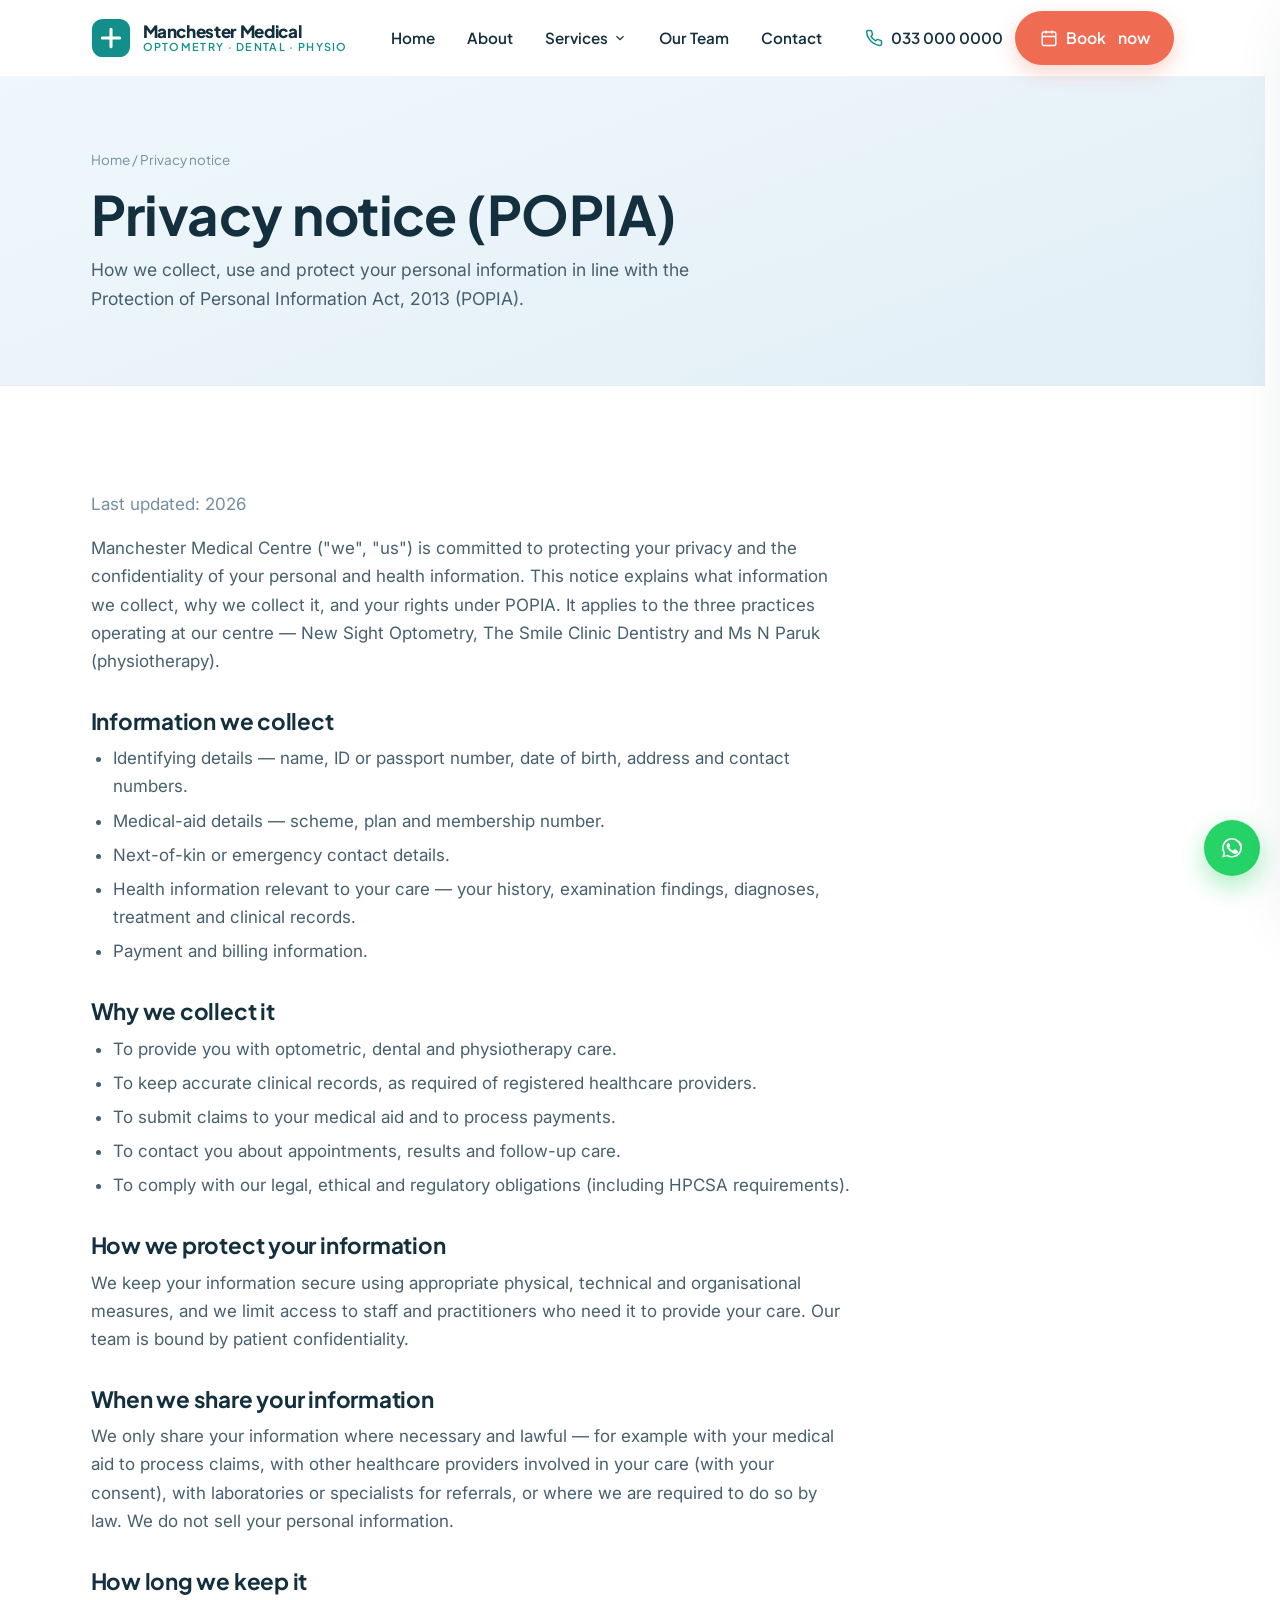
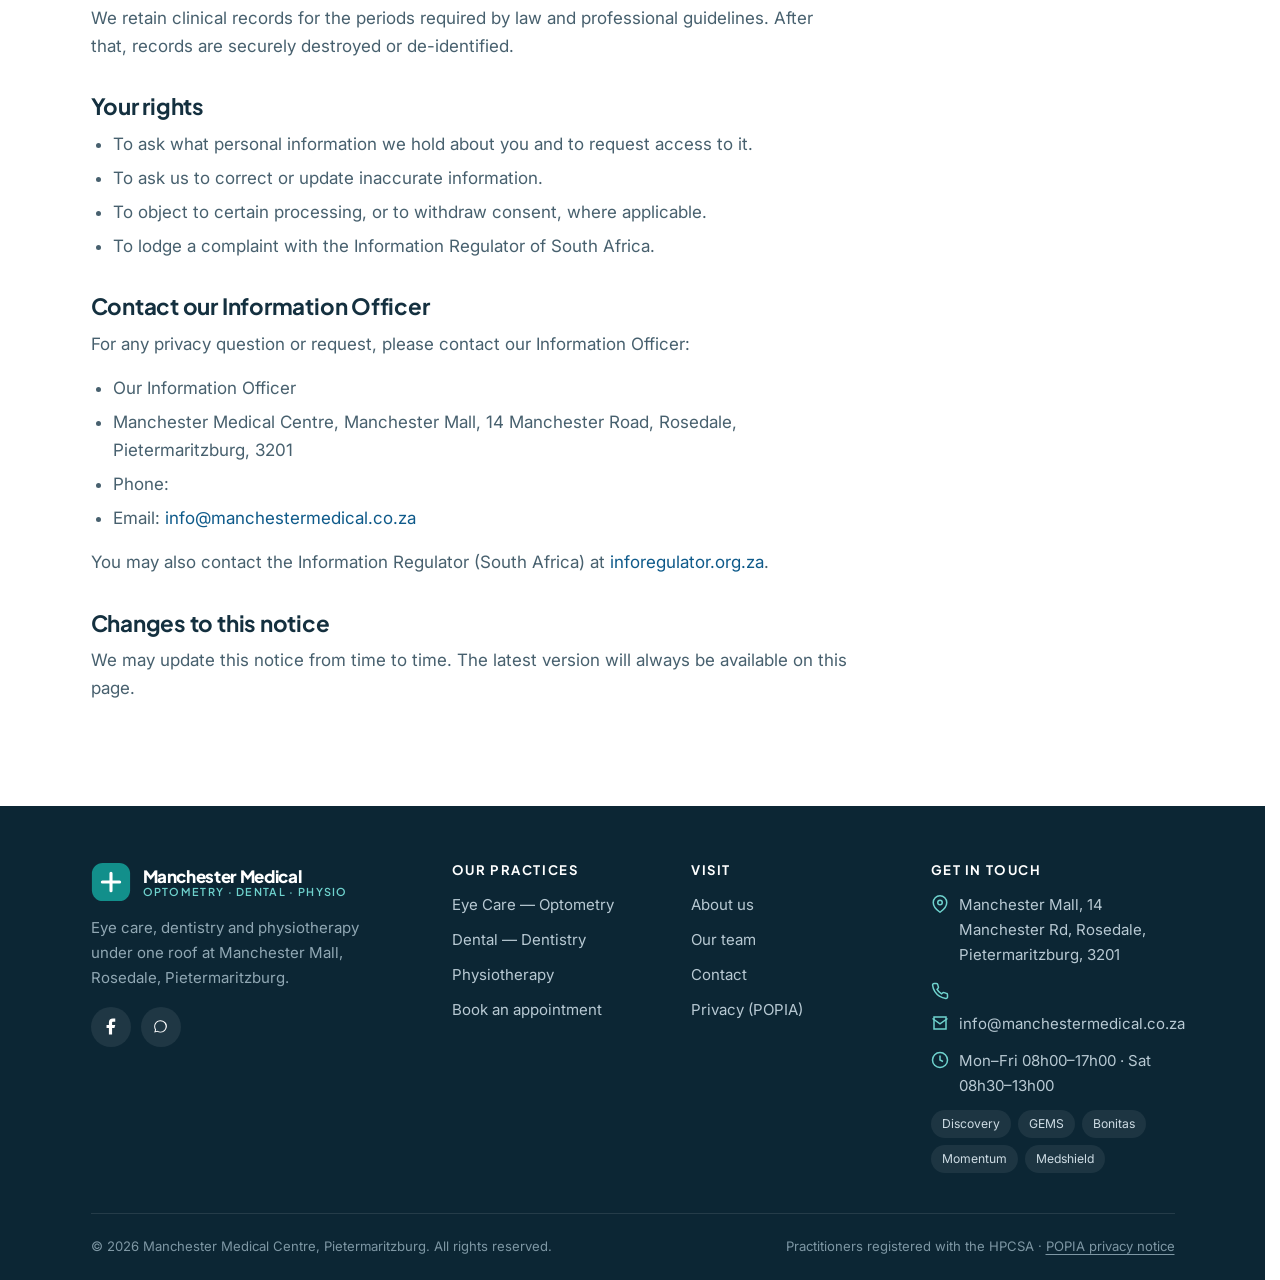
<file: privacy.html>
<!DOCTYPE html>
<html lang="en">
<head>
  <meta charset="UTF-8" />
  <meta name="viewport" content="width=device-width, initial-scale=1.0" />
  <title>Privacy Notice (POPIA) | Manchester Medical Centre, Pietermaritzburg</title>
  <meta name="description" content="How Manchester Medical Centre collects, uses and protects your personal information in line with the Protection of Personal Information Act (POPIA)." />
  <link rel="preconnect" href="https://fonts.googleapis.com" />
  <link rel="preconnect" href="https://fonts.gstatic.com" crossorigin />
  <link href="https://fonts.googleapis.com/css2?family=Plus+Jakarta+Sans:wght@500;600;700;800&family=Inter:wght@400;500;600&display=swap" rel="stylesheet" />
  <link rel="icon" type="image/svg+xml" href="assets/favicon.svg" />
  <link rel="stylesheet" href="assets/css/styles.css" />
  <style>
    .prose { max-width: 760px; }
    .prose h2 { font-size: 1.4rem; margin: 34px 0 10px; }
    .prose ul.bullets { list-style: disc; padding-left: 22px; margin: 0 0 1rem; }
    .prose ul.bullets li { margin-bottom: 6px; }
  </style>
</head>
<body>

  <!-- ============ HEADER ============ -->
  <header class="site-header">
    <div class="container nav">
      <a href="index.html" class="brand" aria-label="Manchester Medical Centre — home">
        <svg class="logo-mark" viewBox="0 0 44 44" fill="none" aria-hidden="true"><rect x="1" y="1" width="42" height="42" rx="12" fill="url(#grad-hdr)"/><path d="M22 12.5v19M12.5 22h19" stroke="#fff" stroke-width="3.4" stroke-linecap="round"/><defs><linearGradient id="grad-hdr" x1="2" y1="2" x2="42" y2="42"><stop stop-color="#128f8b"/><stop offset="1" stop-color="#0e5a8a"/></linearGradient></defs></svg>
        <span class="brand-name">Manchester Medical<span>Optometry · Dental · Physio</span></span>
      </a>
      <nav aria-label="Primary">
        <ul class="nav-menu">
          <li><a class="nav-link" href="index.html">Home</a></li>
          <li><a class="nav-link" href="about.html">About</a></li>
          <li class="has-dropdown">
            <a class="nav-link" href="#" aria-haspopup="true" aria-expanded="false">Services <svg class="caret" viewBox="0 0 24 24" fill="none" stroke="currentColor" stroke-width="2" aria-hidden="true"><polyline points="6 9 12 15 18 9"/></svg></a>
            <div class="dropdown">
              <a href="optometry.html"><span class="d-ico" style="background:#e6f1f9"><svg viewBox="0 0 24 24" fill="none" stroke="#1f7fb8" stroke-width="2"><circle cx="12" cy="12" r="3"/><path d="M2 12s3.5-7 10-7 10 7 10 7-3.5 7-10 7-10-7-10-7z"/></svg></span><span><b>Eye Care</b><small>New Sight Optometry</small></span></a>
              <a href="dentistry.html"><span class="d-ico" style="background:#e2f5f4"><svg viewBox="0 0 24 24" fill="none" stroke="#10a29c" stroke-width="1.7"><path d="M12 5.5C10.8 4.3 9.4 3.5 7.8 3.5 5.4 3.5 4 5.3 4 7.6c0 1.5.4 2.7.8 4.4.3 1.4.5 3.6 1.1 5.4.4 1.3.9 2.4 1.6 2.4.8 0 1-1.1 1.3-2.6.3-1.6.5-3.1 1.2-3.1s.9 1.5 1.2 3.1c.3 1.5.5 2.6 1.3 2.6.7 0 1.2-1.1 1.6-2.4.6-1.8.8-4 1.1-5.4.4-1.7.8-2.9.8-4.4 0-2.3-1.4-4.1-3.8-4.1-1.6 0-3 .8-4.2 2z"/></svg></span><span><b>Dental</b><small>The Smile Clinic Dentistry</small></span></a>
              <a href="physiotherapy.html"><span class="d-ico" style="background:#e6f4ec"><svg viewBox="0 0 24 24" fill="none" stroke="#3a9d6a" stroke-width="2"><polyline points="22 12 18 12 15 21 9 3 6 12 2 12"/></svg></span><span><b>Physiotherapy</b><small>Ms N Paruk</small></span></a>
            </div>
          </li>
          <li><a class="nav-link" href="team.html">Our Team</a></li>
          <li><a class="nav-link" href="contact.html">Contact</a></li>
        </ul>
      </nav>
      <div class="nav-actions">
        <a class="nav-phone" data-site="phone" data-fill="no" href="#"><svg viewBox="0 0 24 24" fill="none" stroke="currentColor" stroke-width="2" aria-hidden="true"><path d="M22 16.92v3a2 2 0 0 1-2.18 2 19.79 19.79 0 0 1-8.63-3.07 19.5 19.5 0 0 1-6-6 19.79 19.79 0 0 1-3.07-8.67A2 2 0 0 1 4.11 2h3a2 2 0 0 1 2 1.72c.13.9.36 1.78.7 2.6a2 2 0 0 1-.45 2.11L8.09 9.91a16 16 0 0 0 6 6l1.27-1.27a2 2 0 0 1 2.11-.45c.82.34 1.7.57 2.6.7A2 2 0 0 1 22 16.92z"/></svg><span data-site="phone-text"></span></a>
        <a class="btn btn-book" href="book.html"><svg viewBox="0 0 24 24" fill="none" stroke="currentColor" stroke-width="2" aria-hidden="true"><rect x="3" y="4" width="18" height="18" rx="2"/><line x1="16" y1="2" x2="16" y2="6"/><line x1="8" y1="2" x2="8" y2="6"/><line x1="3" y1="10" x2="21" y2="10"/></svg>Book<span class="hide-sm">&nbsp;now</span></a>
        <button class="nav-toggle" id="navToggle" aria-label="Open menu"><svg viewBox="0 0 24 24" fill="none" stroke="currentColor" stroke-width="2"><line x1="3" y1="6" x2="21" y2="6"/><line x1="3" y1="12" x2="21" y2="12"/><line x1="3" y1="18" x2="21" y2="18"/></svg></button>
      </div>
    </div>
  </header>

  <div class="mobile-menu" id="mobileMenu" aria-label="Mobile navigation">
    <div class="mm-top"><span class="brand-name">Manchester Medical<span>Pietermaritzburg</span></span><button class="menu-close" id="menuClose" aria-label="Close menu"><svg viewBox="0 0 24 24" fill="none" stroke="currentColor" stroke-width="2"><line x1="18" y1="6" x2="6" y2="18"/><line x1="6" y1="6" x2="18" y2="18"/></svg></button></div>
    <a href="index.html">Home</a><a href="about.html">About</a>
    <div class="mm-label">Our Practices</div>
    <div class="mm-sub"><a href="optometry.html">Eye Care — New Sight Optometry</a><a href="dentistry.html">Dental — The Smile Clinic</a><a href="physiotherapy.html">Physiotherapy — Ms N Paruk</a></div>
    <a href="team.html">Our Team</a><a href="contact.html">Contact</a>
    <a class="btn btn-book btn-block" href="book.html">Book an appointment</a>
    <a class="btn btn-ghost btn-block" data-site="phone" data-fill="no" href="#">Call us</a>
  </div>
  <div class="backdrop" id="backdrop"></div>

  <!-- ============ PAGE HERO ============ -->
  <section class="page-hero">
    <div class="container">
      <div class="breadcrumb"><a href="index.html">Home</a> / Privacy notice</div>
      <h1>Privacy notice (POPIA)</h1>
      <p>How we collect, use and protect your personal information in line with the Protection of Personal Information Act, 2013 (POPIA).</p>
    </div>
  </section>

  <!-- ============ CONTENT ============ -->
  <section class="section">
    <div class="container">
      <div class="prose">
        <p class="muted">Last updated: <!-- REPLACE -->2026</p>
        <p>Manchester Medical Centre ("we", "us") is committed to protecting your privacy and the confidentiality of your personal and health information. This notice explains what information we collect, why we collect it, and your rights under POPIA. It applies to the three practices operating at our centre — New Sight Optometry, The Smile Clinic Dentistry and Ms N Paruk (physiotherapy).</p>

        <h2>Information we collect</h2>
        <ul class="bullets">
          <li>Identifying details — name, ID or passport number, date of birth, address and contact numbers.</li>
          <li>Medical-aid details — scheme, plan and membership number.</li>
          <li>Next-of-kin or emergency contact details.</li>
          <li>Health information relevant to your care — your history, examination findings, diagnoses, treatment and clinical records.</li>
          <li>Payment and billing information.</li>
        </ul>

        <h2>Why we collect it</h2>
        <ul class="bullets">
          <li>To provide you with optometric, dental and physiotherapy care.</li>
          <li>To keep accurate clinical records, as required of registered healthcare providers.</li>
          <li>To submit claims to your medical aid and to process payments.</li>
          <li>To contact you about appointments, results and follow-up care.</li>
          <li>To comply with our legal, ethical and regulatory obligations (including HPCSA requirements).</li>
        </ul>

        <h2>How we protect your information</h2>
        <p>We keep your information secure using appropriate physical, technical and organisational measures, and we limit access to staff and practitioners who need it to provide your care. Our team is bound by patient confidentiality.</p>

        <h2>When we share your information</h2>
        <p>We only share your information where necessary and lawful — for example with your medical aid to process claims, with other healthcare providers involved in your care (with your consent), with laboratories or specialists for referrals, or where we are required to do so by law. We do not sell your personal information.</p>

        <h2>How long we keep it</h2>
        <p>We retain clinical records for the periods required by law and professional guidelines. After that, records are securely destroyed or de-identified.</p>

        <h2>Your rights</h2>
        <ul class="bullets">
          <li>To ask what personal information we hold about you and to request access to it.</li>
          <li>To ask us to correct or update inaccurate information.</li>
          <li>To object to certain processing, or to withdraw consent, where applicable.</li>
          <li>To lodge a complaint with the Information Regulator of South Africa.</li>
        </ul>

        <h2>Contact our Information Officer</h2>
        <p>For any privacy question or request, please contact our Information Officer:</p>
        <ul class="bullets">
          <li>Our Information Officer</li>
          <li>Manchester Medical Centre, Manchester Mall, 14 Manchester Road, Rosedale, Pietermaritzburg, 3201</li>
          <li>Phone: <a data-site="phone" data-fill="no" href="#"></a></li>
          <li>Email: <a data-site="email" href="#"></a></li>
        </ul>
        <p>You may also contact the Information Regulator (South Africa) at <a href="https://inforegulator.org.za" target="_blank" rel="noopener">inforegulator.org.za</a>.</p>

        <h2>Changes to this notice</h2>
        <p>We may update this notice from time to time. The latest version will always be available on this page.</p>
      </div>
    </div>
  </section>

  <!-- ============ FOOTER ============ -->
  <footer class="site-footer">
    <div class="container">
      <div class="footer-grid">
        <div class="footer-brand">
          <div class="brand"><svg class="logo-mark" viewBox="0 0 44 44" fill="none" aria-hidden="true"><rect x="1" y="1" width="42" height="42" rx="12" fill="url(#grad-ftr)"/><path d="M22 12.5v19M12.5 22h19" stroke="#fff" stroke-width="3.4" stroke-linecap="round"/><defs><linearGradient id="grad-ftr" x1="2" y1="2" x2="42" y2="42"><stop stop-color="#128f8b"/><stop offset="1" stop-color="#0e5a8a"/></linearGradient></defs></svg><span class="brand-name">Manchester Medical<span>Optometry · Dental · Physio</span></span></div>
          <p>Eye care, dentistry and physiotherapy under one roof at Manchester Mall, Rosedale, Pietermaritzburg.</p>
          <div class="social"><a href="#" aria-label="Facebook"><svg viewBox="0 0 24 24" fill="currentColor"><path d="M18 2h-3a5 5 0 0 0-5 5v3H7v4h3v8h4v-8h3l1-4h-4V7a1 1 0 0 1 1-1h3z"/></svg></a><a data-site="whatsapp" href="#" aria-label="WhatsApp"><svg viewBox="0 0 24 24" fill="currentColor"><path d="M17.6 6.3A7.9 7.9 0 0 0 12 4a8 8 0 0 0-6.9 12l-1 3.6 3.7-1a8 8 0 0 0 3.8 1h.4a8 8 0 0 0 5.6-13.7zM12 18.5a6.6 6.6 0 0 1-3.4-.9l-.2-.1-2.5.6.6-2.4-.2-.3A6.6 6.6 0 1 1 12 18.5z"/></svg></a></div>
        </div>
        <div><h4>Our Practices</h4><ul class="footer-list"><li><a href="optometry.html">Eye Care — Optometry</a></li><li><a href="dentistry.html">Dental — Dentistry</a></li><li><a href="physiotherapy.html">Physiotherapy</a></li><li><a href="book.html">Book an appointment</a></li></ul></div>
        <div><h4>Visit</h4><ul class="footer-list"><li><a href="about.html">About us</a></li><li><a href="team.html">Our team</a></li><li><a href="contact.html">Contact</a></li><li><a href="privacy.html">Privacy (POPIA)</a></li></ul></div>
        <div><h4>Get in touch</h4><ul class="footer-contact"><li><svg viewBox="0 0 24 24" fill="none" stroke="currentColor" stroke-width="2"><path d="M21 10c0 7-9 13-9 13s-9-6-9-13a9 9 0 0 1 18 0z"/><circle cx="12" cy="10" r="3"/></svg><span>Manchester Mall, 14 Manchester Rd, Rosedale, Pietermaritzburg, 3201</span></li><li><svg viewBox="0 0 24 24" fill="none" stroke="currentColor" stroke-width="2"><path d="M22 16.92v3a2 2 0 0 1-2.18 2 19.79 19.79 0 0 1-8.63-3.07 19.5 19.5 0 0 1-6-6 19.79 19.79 0 0 1-3.07-8.67A2 2 0 0 1 4.11 2h3a2 2 0 0 1 2 1.72c.13.9.36 1.78.7 2.6a2 2 0 0 1-.45 2.11L8.09 9.91a16 16 0 0 0 6 6l1.27-1.27a2 2 0 0 1 2.11-.45c.82.34 1.7.57 2.6.7A2 2 0 0 1 22 16.92z"/></svg><a data-site="phone" data-fill="no" href="#"></a></li><li><svg viewBox="0 0 24 24" fill="none" stroke="currentColor" stroke-width="2"><path d="M4 4h16v16H4z"/><polyline points="22,6 12,13 2,6"/></svg><a data-site="email" href="#"></a></li><li><svg viewBox="0 0 24 24" fill="none" stroke="currentColor" stroke-width="2"><circle cx="12" cy="12" r="10"/><polyline points="12 6 12 12 16 14"/></svg><span>Mon–Fri 08h00–17h00 · Sat 08h30–13h00</span></li></ul><div class="footer-aids"><span>Discovery</span><span>GEMS</span><span>Bonitas</span><span>Momentum</span><span>Medshield</span></div></div>
      </div>
      <div class="footer-bottom"><span>© <span data-year></span> Manchester Medical Centre, Pietermaritzburg. All rights reserved.</span><span>Practitioners registered with the HPCSA · <a href="privacy.html">POPIA privacy notice</a></span></div>
    </div>
  </footer>

  <nav class="action-bar" aria-label="Quick actions">
    <a class="ab-call" data-site="phone" data-fill="no" href="#"><svg viewBox="0 0 24 24" fill="none" stroke="currentColor" stroke-width="2"><path d="M22 16.92v3a2 2 0 0 1-2.18 2 19.79 19.79 0 0 1-8.63-3.07 19.5 19.5 0 0 1-6-6 19.79 19.79 0 0 1-3.07-8.67A2 2 0 0 1 4.11 2h3a2 2 0 0 1 2 1.72c.13.9.36 1.78.7 2.6a2 2 0 0 1-.45 2.11L8.09 9.91a16 16 0 0 0 6 6l1.27-1.27a2 2 0 0 1 2.11-.45c.82.34 1.7.57 2.6.7A2 2 0 0 1 22 16.92z"/></svg>Call</a>
    <a class="ab-wa" data-site="whatsapp" href="#"><svg viewBox="0 0 24 24" fill="currentColor"><path d="M17.6 6.3A7.9 7.9 0 0 0 12 4a8 8 0 0 0-6.9 12l-1 3.6 3.7-1a8 8 0 0 0 3.8 1h.4a8 8 0 0 0 5.6-13.7zM12 18.5a6.6 6.6 0 0 1-3.4-.9l-.2-.1-2.5.6.6-2.4-.2-.3A6.6 6.6 0 1 1 12 18.5z"/></svg>WhatsApp</a>
    <a class="ab-book" href="book.html"><svg viewBox="0 0 24 24" fill="none" stroke="currentColor" stroke-width="2"><rect x="3" y="4" width="18" height="18" rx="2"/><line x1="16" y1="2" x2="16" y2="6"/><line x1="8" y1="2" x2="8" y2="6"/><line x1="3" y1="10" x2="21" y2="10"/></svg>Book</a>
  </nav>
  <a class="wa-float" data-site="whatsapp" href="#" aria-label="Chat on WhatsApp"><svg viewBox="0 0 24 24" fill="currentColor"><path d="M17.6 6.3A7.9 7.9 0 0 0 12 4a8 8 0 0 0-6.9 12l-1 3.6 3.7-1a8 8 0 0 0 3.8 1h.4a8 8 0 0 0 5.6-13.7zM12 18.5a6.6 6.6 0 0 1-3.4-.9l-.2-.1-2.5.6.6-2.4-.2-.3A6.6 6.6 0 1 1 12 18.5zm3.6-4.9c-.2-.1-1.2-.6-1.4-.6s-.3-.1-.5.1-.5.6-.6.8-.3.2-.5.1a5.4 5.4 0 0 1-1.6-1 6 6 0 0 1-1.1-1.4c-.1-.2 0-.3.1-.4l.3-.4.3-.4v-.4c0-.1-.5-1.2-.7-1.6s-.3-.4-.5-.4h-.4a.9.9 0 0 0-.6.3 2.6 2.6 0 0 0-.8 1.9 4.5 4.5 0 0 0 1 2.4 10.3 10.3 0 0 0 3.9 3.4c.5.3 1 .4 1.3.5a3.1 3.1 0 0 0 1.4.1 2.3 2.3 0 0 0 1.5-1 1.9 1.9 0 0 0 .1-1c-.1-.2-.2-.2-.4-.3z"/></svg></a>

  <script src="assets/js/main.js"></script>
</body>
</html>
</file>
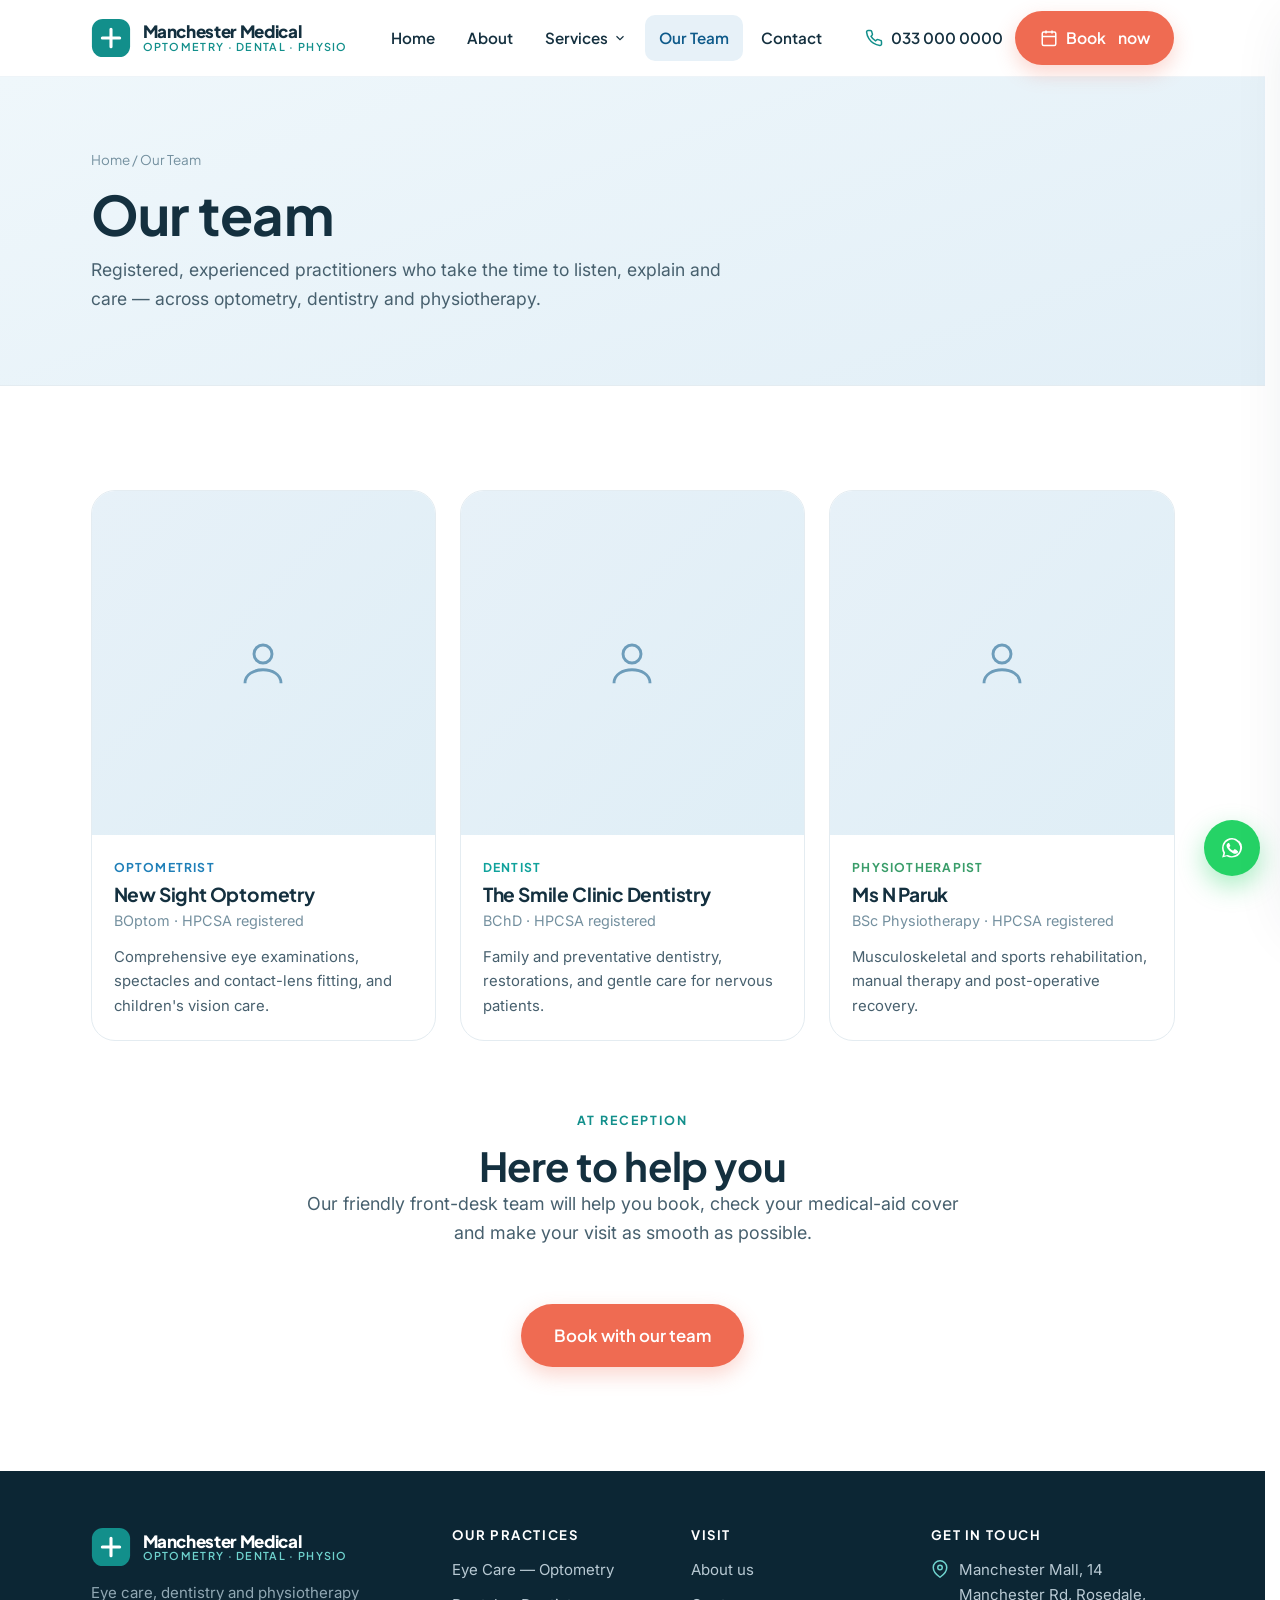
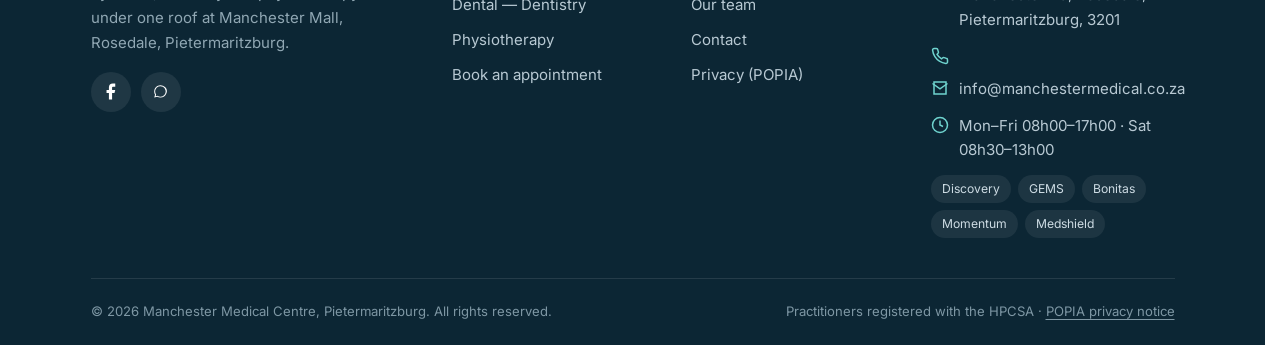
<file: team.html>
<!DOCTYPE html>
<html lang="en">
<head>
  <meta charset="UTF-8" />
  <meta name="viewport" content="width=device-width, initial-scale=1.0" />
  <title>Our Team | Manchester Medical Centre, Pietermaritzburg</title>
  <meta name="description" content="Meet the registered practitioners at Manchester Medical Centre — optometry, dentistry and physiotherapy, all under one roof at Manchester Mall, Pietermaritzburg." />
  <link rel="preconnect" href="https://fonts.googleapis.com" />
  <link rel="preconnect" href="https://fonts.gstatic.com" crossorigin />
  <link href="https://fonts.googleapis.com/css2?family=Plus+Jakarta+Sans:wght@500;600;700;800&family=Inter:wght@400;500;600&display=swap" rel="stylesheet" />
  <link rel="icon" type="image/svg+xml" href="assets/favicon.svg" />
  <link rel="stylesheet" href="assets/css/styles.css" />
</head>
<body>

  <!-- ============ HEADER ============ -->
  <header class="site-header">
    <div class="container nav">
      <a href="index.html" class="brand" aria-label="Manchester Medical Centre — home">
        <svg class="logo-mark" viewBox="0 0 44 44" fill="none" aria-hidden="true"><rect x="1" y="1" width="42" height="42" rx="12" fill="url(#grad-hdr)"/><path d="M22 12.5v19M12.5 22h19" stroke="#fff" stroke-width="3.4" stroke-linecap="round"/><defs><linearGradient id="grad-hdr" x1="2" y1="2" x2="42" y2="42"><stop stop-color="#128f8b"/><stop offset="1" stop-color="#0e5a8a"/></linearGradient></defs></svg>
        <span class="brand-name">Manchester Medical<span>Optometry · Dental · Physio</span></span>
      </a>
      <nav aria-label="Primary">
        <ul class="nav-menu">
          <li><a class="nav-link" href="index.html">Home</a></li>
          <li><a class="nav-link" href="about.html">About</a></li>
          <li class="has-dropdown">
            <a class="nav-link" href="#" aria-haspopup="true" aria-expanded="false">Services <svg class="caret" viewBox="0 0 24 24" fill="none" stroke="currentColor" stroke-width="2" aria-hidden="true"><polyline points="6 9 12 15 18 9"/></svg></a>
            <div class="dropdown">
              <a href="optometry.html"><span class="d-ico" style="background:#e6f1f9"><svg viewBox="0 0 24 24" fill="none" stroke="#1f7fb8" stroke-width="2"><circle cx="12" cy="12" r="3"/><path d="M2 12s3.5-7 10-7 10 7 10 7-3.5 7-10 7-10-7-10-7z"/></svg></span><span><b>Eye Care</b><small>New Sight Optometry</small></span></a>
              <a href="dentistry.html"><span class="d-ico" style="background:#e2f5f4"><svg viewBox="0 0 24 24" fill="none" stroke="#10a29c" stroke-width="1.7"><path d="M12 5.5C10.8 4.3 9.4 3.5 7.8 3.5 5.4 3.5 4 5.3 4 7.6c0 1.5.4 2.7.8 4.4.3 1.4.5 3.6 1.1 5.4.4 1.3.9 2.4 1.6 2.4.8 0 1-1.1 1.3-2.6.3-1.6.5-3.1 1.2-3.1s.9 1.5 1.2 3.1c.3 1.5.5 2.6 1.3 2.6.7 0 1.2-1.1 1.6-2.4.6-1.8.8-4 1.1-5.4.4-1.7.8-2.9.8-4.4 0-2.3-1.4-4.1-3.8-4.1-1.6 0-3 .8-4.2 2z"/></svg></span><span><b>Dental</b><small>The Smile Clinic Dentistry</small></span></a>
              <a href="physiotherapy.html"><span class="d-ico" style="background:#e6f4ec"><svg viewBox="0 0 24 24" fill="none" stroke="#3a9d6a" stroke-width="2"><polyline points="22 12 18 12 15 21 9 3 6 12 2 12"/></svg></span><span><b>Physiotherapy</b><small>Ms N Paruk</small></span></a>
            </div>
          </li>
          <li><a class="nav-link" href="team.html" aria-current="page">Our Team</a></li>
          <li><a class="nav-link" href="contact.html">Contact</a></li>
        </ul>
      </nav>
      <div class="nav-actions">
        <a class="nav-phone" data-site="phone" data-fill="no" href="#"><svg viewBox="0 0 24 24" fill="none" stroke="currentColor" stroke-width="2" aria-hidden="true"><path d="M22 16.92v3a2 2 0 0 1-2.18 2 19.79 19.79 0 0 1-8.63-3.07 19.5 19.5 0 0 1-6-6 19.79 19.79 0 0 1-3.07-8.67A2 2 0 0 1 4.11 2h3a2 2 0 0 1 2 1.72c.13.9.36 1.78.7 2.6a2 2 0 0 1-.45 2.11L8.09 9.91a16 16 0 0 0 6 6l1.27-1.27a2 2 0 0 1 2.11-.45c.82.34 1.7.57 2.6.7A2 2 0 0 1 22 16.92z"/></svg><span data-site="phone-text"></span></a>
        <a class="btn btn-book" href="book.html"><svg viewBox="0 0 24 24" fill="none" stroke="currentColor" stroke-width="2" aria-hidden="true"><rect x="3" y="4" width="18" height="18" rx="2"/><line x1="16" y1="2" x2="16" y2="6"/><line x1="8" y1="2" x2="8" y2="6"/><line x1="3" y1="10" x2="21" y2="10"/></svg>Book<span class="hide-sm">&nbsp;now</span></a>
        <button class="nav-toggle" id="navToggle" aria-label="Open menu"><svg viewBox="0 0 24 24" fill="none" stroke="currentColor" stroke-width="2"><line x1="3" y1="6" x2="21" y2="6"/><line x1="3" y1="12" x2="21" y2="12"/><line x1="3" y1="18" x2="21" y2="18"/></svg></button>
      </div>
    </div>
  </header>

  <div class="mobile-menu" id="mobileMenu" aria-label="Mobile navigation">
    <div class="mm-top"><span class="brand-name">Manchester Medical<span>Pietermaritzburg</span></span><button class="menu-close" id="menuClose" aria-label="Close menu"><svg viewBox="0 0 24 24" fill="none" stroke="currentColor" stroke-width="2"><line x1="18" y1="6" x2="6" y2="18"/><line x1="6" y1="6" x2="18" y2="18"/></svg></button></div>
    <a href="index.html">Home</a><a href="about.html">About</a>
    <div class="mm-label">Our Practices</div>
    <div class="mm-sub"><a href="optometry.html">Eye Care — New Sight Optometry</a><a href="dentistry.html">Dental — The Smile Clinic</a><a href="physiotherapy.html">Physiotherapy — Ms N Paruk</a></div>
    <a href="team.html">Our Team</a><a href="contact.html">Contact</a>
    <a class="btn btn-book btn-block" href="book.html">Book an appointment</a>
    <a class="btn btn-ghost btn-block" data-site="phone" data-fill="no" href="#">Call us</a>
  </div>
  <div class="backdrop" id="backdrop"></div>

  <!-- ============ PAGE HERO ============ -->
  <section class="page-hero">
    <div class="container">
      <div class="breadcrumb"><a href="index.html">Home</a> / Our Team</div>
      <h1>Our team</h1>
      <p>Registered, experienced practitioners who take the time to listen, explain and care — across optometry, dentistry and physiotherapy.</p>
    </div>
  </section>

  <!-- ============ PRACTITIONERS ============ -->
  <section class="section">
    <div class="container">
      <div class="grid-3">
        <article class="team-card disc-eye reveal">
          <div class="team-photo"><div class="photo-slot" data-label="Photo: optometrist"><svg viewBox="0 0 24 24" fill="none" stroke="currentColor" stroke-width="1.3"><circle cx="12" cy="8" r="4"/><path d="M4 21c0-4 4-6 8-6s8 2 8 6"/></svg></div></div>
          <div class="team-body">
            <div class="role">Optometrist</div>
            <h3>New Sight Optometry</h3>
            <div class="quals">BOptom · HPCSA registered</div>
            <p>Comprehensive eye examinations, spectacles and contact-lens fitting, and children's vision care.</p>
          </div>
        </article>
        <article class="team-card disc-dental reveal d1">
          <div class="team-photo"><div class="photo-slot" data-label="Photo: dentist"><svg viewBox="0 0 24 24" fill="none" stroke="currentColor" stroke-width="1.3"><circle cx="12" cy="8" r="4"/><path d="M4 21c0-4 4-6 8-6s8 2 8 6"/></svg></div></div>
          <div class="team-body">
            <div class="role">Dentist</div>
            <h3>The Smile Clinic Dentistry</h3>
            <div class="quals">BChD · HPCSA registered</div>
            <p>Family and preventative dentistry, restorations, and gentle care for nervous patients.</p>
          </div>
        </article>
        <article class="team-card disc-physio reveal d2">
          <div class="team-photo"><div class="photo-slot" data-label="Photo: physiotherapist"><svg viewBox="0 0 24 24" fill="none" stroke="currentColor" stroke-width="1.3"><circle cx="12" cy="8" r="4"/><path d="M4 21c0-4 4-6 8-6s8 2 8 6"/></svg></div></div>
          <div class="team-body">
            <div class="role">Physiotherapist</div>
            <h3>Ms N Paruk</h3>
            <div class="quals">BSc Physiotherapy · HPCSA registered</div>
            <p>Musculoskeletal and sports rehabilitation, manual therapy and post-operative recovery.</p>
          </div>
        </article>
      </div>

      <div class="section-head center reveal" style="margin-top:64px">
        <span class="eyebrow">At reception</span>
        <h2>Here to help you</h2>
        <p class="lead">Our friendly front-desk team will help you book, check your medical-aid cover and make your visit as smooth as possible.</p>
      </div>
      <div class="center">
        <a class="btn btn-book btn-lg" href="book.html">Book with our team</a>
      </div>
    </div>
  </section>

  <!-- ============ FOOTER ============ -->
  <footer class="site-footer">
    <div class="container">
      <div class="footer-grid">
        <div class="footer-brand">
          <div class="brand"><svg class="logo-mark" viewBox="0 0 44 44" fill="none" aria-hidden="true"><rect x="1" y="1" width="42" height="42" rx="12" fill="url(#grad-ftr)"/><path d="M22 12.5v19M12.5 22h19" stroke="#fff" stroke-width="3.4" stroke-linecap="round"/><defs><linearGradient id="grad-ftr" x1="2" y1="2" x2="42" y2="42"><stop stop-color="#128f8b"/><stop offset="1" stop-color="#0e5a8a"/></linearGradient></defs></svg><span class="brand-name">Manchester Medical<span>Optometry · Dental · Physio</span></span></div>
          <p>Eye care, dentistry and physiotherapy under one roof at Manchester Mall, Rosedale, Pietermaritzburg.</p>
          <div class="social"><a href="#" aria-label="Facebook"><svg viewBox="0 0 24 24" fill="currentColor"><path d="M18 2h-3a5 5 0 0 0-5 5v3H7v4h3v8h4v-8h3l1-4h-4V7a1 1 0 0 1 1-1h3z"/></svg></a><a data-site="whatsapp" href="#" aria-label="WhatsApp"><svg viewBox="0 0 24 24" fill="currentColor"><path d="M17.6 6.3A7.9 7.9 0 0 0 12 4a8 8 0 0 0-6.9 12l-1 3.6 3.7-1a8 8 0 0 0 3.8 1h.4a8 8 0 0 0 5.6-13.7zM12 18.5a6.6 6.6 0 0 1-3.4-.9l-.2-.1-2.5.6.6-2.4-.2-.3A6.6 6.6 0 1 1 12 18.5z"/></svg></a></div>
        </div>
        <div><h4>Our Practices</h4><ul class="footer-list"><li><a href="optometry.html">Eye Care — Optometry</a></li><li><a href="dentistry.html">Dental — Dentistry</a></li><li><a href="physiotherapy.html">Physiotherapy</a></li><li><a href="book.html">Book an appointment</a></li></ul></div>
        <div><h4>Visit</h4><ul class="footer-list"><li><a href="about.html">About us</a></li><li><a href="team.html">Our team</a></li><li><a href="contact.html">Contact</a></li><li><a href="privacy.html">Privacy (POPIA)</a></li></ul></div>
        <div><h4>Get in touch</h4><ul class="footer-contact"><li><svg viewBox="0 0 24 24" fill="none" stroke="currentColor" stroke-width="2"><path d="M21 10c0 7-9 13-9 13s-9-6-9-13a9 9 0 0 1 18 0z"/><circle cx="12" cy="10" r="3"/></svg><span>Manchester Mall, 14 Manchester Rd, Rosedale, Pietermaritzburg, 3201</span></li><li><svg viewBox="0 0 24 24" fill="none" stroke="currentColor" stroke-width="2"><path d="M22 16.92v3a2 2 0 0 1-2.18 2 19.79 19.79 0 0 1-8.63-3.07 19.5 19.5 0 0 1-6-6 19.79 19.79 0 0 1-3.07-8.67A2 2 0 0 1 4.11 2h3a2 2 0 0 1 2 1.72c.13.9.36 1.78.7 2.6a2 2 0 0 1-.45 2.11L8.09 9.91a16 16 0 0 0 6 6l1.27-1.27a2 2 0 0 1 2.11-.45c.82.34 1.7.57 2.6.7A2 2 0 0 1 22 16.92z"/></svg><a data-site="phone" data-fill="no" href="#"></a></li><li><svg viewBox="0 0 24 24" fill="none" stroke="currentColor" stroke-width="2"><path d="M4 4h16v16H4z"/><polyline points="22,6 12,13 2,6"/></svg><a data-site="email" href="#"></a></li><li><svg viewBox="0 0 24 24" fill="none" stroke="currentColor" stroke-width="2"><circle cx="12" cy="12" r="10"/><polyline points="12 6 12 12 16 14"/></svg><span>Mon–Fri 08h00–17h00 · Sat 08h30–13h00</span></li></ul><div class="footer-aids"><span>Discovery</span><span>GEMS</span><span>Bonitas</span><span>Momentum</span><span>Medshield</span></div></div>
      </div>
      <div class="footer-bottom"><span>© <span data-year></span> Manchester Medical Centre, Pietermaritzburg. All rights reserved.</span><span>Practitioners registered with the HPCSA · <a href="privacy.html">POPIA privacy notice</a></span></div>
    </div>
  </footer>

  <nav class="action-bar" aria-label="Quick actions">
    <a class="ab-call" data-site="phone" data-fill="no" href="#"><svg viewBox="0 0 24 24" fill="none" stroke="currentColor" stroke-width="2"><path d="M22 16.92v3a2 2 0 0 1-2.18 2 19.79 19.79 0 0 1-8.63-3.07 19.5 19.5 0 0 1-6-6 19.79 19.79 0 0 1-3.07-8.67A2 2 0 0 1 4.11 2h3a2 2 0 0 1 2 1.72c.13.9.36 1.78.7 2.6a2 2 0 0 1-.45 2.11L8.09 9.91a16 16 0 0 0 6 6l1.27-1.27a2 2 0 0 1 2.11-.45c.82.34 1.7.57 2.6.7A2 2 0 0 1 22 16.92z"/></svg>Call</a>
    <a class="ab-wa" data-site="whatsapp" href="#"><svg viewBox="0 0 24 24" fill="currentColor"><path d="M17.6 6.3A7.9 7.9 0 0 0 12 4a8 8 0 0 0-6.9 12l-1 3.6 3.7-1a8 8 0 0 0 3.8 1h.4a8 8 0 0 0 5.6-13.7zM12 18.5a6.6 6.6 0 0 1-3.4-.9l-.2-.1-2.5.6.6-2.4-.2-.3A6.6 6.6 0 1 1 12 18.5z"/></svg>WhatsApp</a>
    <a class="ab-book" href="book.html"><svg viewBox="0 0 24 24" fill="none" stroke="currentColor" stroke-width="2"><rect x="3" y="4" width="18" height="18" rx="2"/><line x1="16" y1="2" x2="16" y2="6"/><line x1="8" y1="2" x2="8" y2="6"/><line x1="3" y1="10" x2="21" y2="10"/></svg>Book</a>
  </nav>
  <a class="wa-float" data-site="whatsapp" href="#" aria-label="Chat on WhatsApp"><svg viewBox="0 0 24 24" fill="currentColor"><path d="M17.6 6.3A7.9 7.9 0 0 0 12 4a8 8 0 0 0-6.9 12l-1 3.6 3.7-1a8 8 0 0 0 3.8 1h.4a8 8 0 0 0 5.6-13.7zM12 18.5a6.6 6.6 0 0 1-3.4-.9l-.2-.1-2.5.6.6-2.4-.2-.3A6.6 6.6 0 1 1 12 18.5zm3.6-4.9c-.2-.1-1.2-.6-1.4-.6s-.3-.1-.5.1-.5.6-.6.8-.3.2-.5.1a5.4 5.4 0 0 1-1.6-1 6 6 0 0 1-1.1-1.4c-.1-.2 0-.3.1-.4l.3-.4.3-.4v-.4c0-.1-.5-1.2-.7-1.6s-.3-.4-.5-.4h-.4a.9.9 0 0 0-.6.3 2.6 2.6 0 0 0-.8 1.9 4.5 4.5 0 0 0 1 2.4 10.3 10.3 0 0 0 3.9 3.4c.5.3 1 .4 1.3.5a3.1 3.1 0 0 0 1.4.1 2.3 2.3 0 0 0 1.5-1 1.9 1.9 0 0 0 .1-1c-.1-.2-.2-.2-.4-.3z"/></svg></a>

  <script src="assets/js/main.js"></script>
</body>
</html>
</file>
<file: assets/css/styles.css>
/* ==========================================================================
   Manchester Medical Centre — shared design system
   Optometry · Dentistry · Physiotherapy | Manchester Mall, Pietermaritzburg
   Hand-written CSS (no framework). Light, calm, clinical.
   ========================================================================== */

/* ---------- Design tokens ---------- */
:root {
  /* Brand palette */
  --brand:        #0e5a8a;   /* primary medical blue */
  --brand-dark:   #0a4064;
  --brand-soft:   #e7f1f8;
  --teal:         #128f8b;
  --green:        #3a9d6a;
  --accent:       #ef6b52;   /* warm coral — reserved for Book CTA */
  --accent-dark:  #d9573f;

  /* Discipline accents (gentle wayfinding) */
  --c-eye:    #1f7fb8;
  --c-dental: #10a29c;
  --c-physio: #3a9d6a;

  /* Neutrals */
  --ink:    #14303f;         /* headings */
  --body:   #47606e;         /* paragraphs */
  --muted:  #74909f;
  --line:   #e4ecf1;
  --line-2: #eef4f8;
  --bg:     #ffffff;
  --bg-soft:#f4f9fc;
  --bg-tint:#e9f2f8;
  --ink-inv:#ffffff;

  /* Type */
  --font-head: 'Plus Jakarta Sans', system-ui, -apple-system, Segoe UI, Roboto, sans-serif;
  --font-body: 'Inter', system-ui, -apple-system, Segoe UI, Roboto, sans-serif;

  /* Radii + shadow */
  --r-sm: 10px;
  --r:    16px;
  --r-lg: 24px;
  --r-pill: 999px;
  --shadow-sm: 0 2px 8px rgba(16, 48, 66, 0.06);
  --shadow:    0 12px 30px rgba(16, 48, 66, 0.08);
  --shadow-lg: 0 24px 60px rgba(16, 48, 66, 0.12);

  /* Layout */
  --maxw: 1180px;
  --gutter: clamp(20px, 5vw, 48px);
  --nav-h: 76px;
}

/* ---------- Reset / base ---------- */
* { margin: 0; padding: 0; box-sizing: border-box; }
html {
  scroll-behavior: smooth;
  -webkit-text-size-adjust: 100%;
  scroll-padding-top: calc(var(--nav-h) + 12px);
  overflow-x: hidden;          /* clip any stray horizontal overflow (e.g. off-canvas menu) */
  scrollbar-gutter: stable;    /* reserve scrollbar space so content doesn't shift page-to-page */
}

body {
  font-family: var(--font-body);
  color: var(--body);
  background: var(--bg);
  line-height: 1.65;
  font-size: 17px;
  -webkit-font-smoothing: antialiased;
  text-rendering: optimizeLegibility;
  overflow-x: hidden;
  max-width: 100%;
}

img, svg { max-width: 100%; display: block; }
a { color: var(--brand); text-decoration: none; transition: color .2s ease; }
a:hover { color: var(--brand-dark); }
ul { list-style: none; }
strong { color: var(--ink); font-weight: 600; }

h1, h2, h3, h4 {
  font-family: var(--font-head);
  color: var(--ink);
  line-height: 1.15;
  font-weight: 700;
  letter-spacing: -0.01em;
}
h1 { font-size: clamp(2.1rem, 5vw, 3.4rem); }
h2 { font-size: clamp(1.7rem, 3.6vw, 2.5rem); }
h3 { font-size: clamp(1.15rem, 2vw, 1.4rem); }
p  { margin: 0 0 1rem; }
p:last-child { margin-bottom: 0; }

:focus-visible { outline: 3px solid rgba(14, 90, 138, 0.45); outline-offset: 2px; border-radius: 4px; }

/* ---------- Layout helpers ---------- */
.container { width: 100%; max-width: var(--maxw); margin-inline: auto; padding-inline: var(--gutter); }
.section { padding-block: clamp(56px, 9vw, 104px); }
.section--soft { background: var(--bg-soft); }
.section--tint { background: linear-gradient(180deg, var(--bg-soft), var(--bg-tint)); }
.narrow { max-width: 760px; }
.center { text-align: center; }
.mx-auto { margin-inline: auto; }

.eyebrow {
  font-family: var(--font-head);
  text-transform: uppercase;
  letter-spacing: .16em;
  font-size: .78rem;
  font-weight: 700;
  color: var(--teal);
  margin-bottom: .75rem;
  display: inline-block;
}
.section-head { max-width: 680px; margin-bottom: clamp(32px, 5vw, 56px); }
.section-head.center { margin-inline: auto; }
.lead { font-size: 1.12rem; color: var(--body); }
.muted { color: var(--muted); }

/* ---------- Buttons ---------- */
.btn {
  display: inline-flex; align-items: center; justify-content: center; gap: .55em;
  font-family: var(--font-head);
  font-weight: 600; font-size: .98rem;
  padding: .82em 1.5em;
  border-radius: var(--r-pill);
  border: 1.5px solid transparent;
  cursor: pointer;
  transition: transform .2s ease, box-shadow .2s ease, background .2s ease, color .2s ease, border-color .2s ease;
  white-space: nowrap;
}
.btn svg { width: 1.15em; height: 1.15em; }
.btn-primary { background: var(--brand); color: #fff; box-shadow: 0 8px 20px rgba(14, 90, 138, .22); }
.btn-primary:hover { background: var(--brand-dark); color: #fff; transform: translateY(-2px); box-shadow: 0 12px 26px rgba(14, 90, 138, .28); }
.btn-book { background: var(--accent); color: #fff; box-shadow: 0 8px 20px rgba(239, 107, 82, .28); }
.btn-book:hover { background: var(--accent-dark); color: #fff; transform: translateY(-2px); box-shadow: 0 12px 26px rgba(239, 107, 82, .34); }
.btn-ghost { background: #fff; color: var(--brand); border-color: var(--line); }
.btn-ghost:hover { border-color: var(--brand); color: var(--brand-dark); transform: translateY(-2px); }
.btn-outline-white { background: transparent; color: #fff; border-color: rgba(255,255,255,.6); }
.btn-outline-white:hover { background: rgba(255,255,255,.12); color: #fff; border-color: #fff; }
.btn-lg { padding: 1em 1.9em; font-size: 1.05rem; }
.btn-block { width: 100%; }

.btn-row { display: flex; flex-wrap: wrap; gap: 14px; }

/* ---------- Header / nav ---------- */
.site-header {
  position: sticky; top: 0; z-index: 60;
  background: rgba(255,255,255,.9);
  backdrop-filter: saturate(180%) blur(12px);
  border-bottom: 1px solid var(--line-2);
  transition: box-shadow .3s ease;
}
.site-header.is-scrolled { box-shadow: var(--shadow-sm); }
.nav {
  height: var(--nav-h);
  display: flex; align-items: center; justify-content: space-between; gap: 24px;
}
.brand { display: flex; align-items: center; gap: 12px; flex-shrink: 0; }
.brand .logo-mark { width: 40px; height: 40px; flex-shrink: 0; }
.brand-name { font-family: var(--font-head); font-weight: 800; line-height: 1.05; color: var(--ink); letter-spacing: -.02em; font-size: 1.06rem; }
.brand-name span { display: block; font-size: .68rem; font-weight: 600; letter-spacing: .12em; text-transform: uppercase; color: var(--teal); }

.nav-menu { display: flex; align-items: center; gap: 4px; }
.nav-menu > li { position: relative; }
.nav-link {
  display: inline-flex; align-items: center; gap: 5px;
  font-family: var(--font-head); font-weight: 600; font-size: .95rem;
  color: var(--ink); padding: 10px 14px; border-radius: var(--r-sm);
  transition: background .2s ease, color .2s ease;
}
.nav-link:hover, .nav-link[aria-current="page"] { color: var(--brand); background: var(--brand-soft); }
.nav-link .caret { width: 14px; height: 14px; transition: transform .2s ease; }

/* dropdown */
.has-dropdown .dropdown {
  position: absolute; top: calc(100% + 6px); left: 0;
  min-width: 240px; background: #fff;
  border: 1px solid var(--line); border-radius: var(--r);
  box-shadow: var(--shadow); padding: 8px;
  opacity: 0; visibility: hidden; transform: translateY(8px);
  transition: opacity .18s ease, transform .18s ease, visibility .18s;
}
.has-dropdown:hover .dropdown,
.has-dropdown:focus-within .dropdown,
.has-dropdown.open .dropdown { opacity: 1; visibility: visible; transform: translateY(0); }
.has-dropdown:hover .caret, .has-dropdown.open .caret { transform: rotate(180deg); }
.dropdown a { display: flex; gap: 12px; align-items: flex-start; padding: 11px 12px; border-radius: var(--r-sm); color: var(--ink); }
.dropdown a:hover { background: var(--bg-soft); }
.dropdown .d-ico { width: 34px; height: 34px; flex-shrink: 0; border-radius: 9px; display: grid; place-items: center; }
.dropdown .d-ico svg { width: 19px; height: 19px; }
.dropdown b { font-family: var(--font-head); font-size: .95rem; display: block; }
.dropdown small { color: var(--muted); font-size: .82rem; }

.nav-actions { display: flex; align-items: center; gap: 12px; flex-shrink: 0; }
.nav-phone { display: inline-flex; align-items: center; gap: 8px; font-family: var(--font-head); font-weight: 600; color: var(--ink); font-size: .95rem; }
.nav-phone svg { width: 18px; height: 18px; color: var(--teal); }

.nav-toggle { display: none; background: none; border: 0; cursor: pointer; padding: 8px; color: var(--ink); }
.nav-toggle svg { width: 26px; height: 26px; }

/* mobile menu */
.mobile-menu {
  position: fixed; inset: 0 0 0 auto; width: min(360px, 86vw);
  background: #fff; z-index: 80;
  transform: translateX(105%); transition: transform .35s cubic-bezier(.4,0,.2,1);
  box-shadow: var(--shadow-lg); padding: 22px; overflow-y: auto;
  display: flex; flex-direction: column; gap: 4px;
}
.mobile-menu.open { transform: translateX(0); }
.mobile-menu .mm-top { display: flex; justify-content: space-between; align-items: center; margin-bottom: 14px; }
.mobile-menu a { font-family: var(--font-head); font-weight: 600; color: var(--ink); padding: 13px 12px; border-radius: var(--r-sm); font-size: 1.05rem; }
.mobile-menu a:hover { background: var(--bg-soft); }
.mobile-menu .mm-sub { display: flex; flex-direction: column; }
.mobile-menu .mm-sub a { font-size: .98rem; padding-left: 26px; color: var(--body); }
.mobile-menu .mm-label { font-size: .72rem; text-transform: uppercase; letter-spacing: .14em; color: var(--muted); padding: 14px 12px 4px; font-weight: 700; }
.mobile-menu .btn { margin-top: 10px; }
.menu-close { background: none; border: 0; cursor: pointer; color: var(--ink); padding: 6px; }
.menu-close svg { width: 26px; height: 26px; }
.backdrop { position: fixed; inset: 0; background: rgba(16,40,55,.5); z-index: 70; opacity: 0; visibility: hidden; transition: opacity .3s ease, visibility .3s; }
.backdrop.open { opacity: 1; visibility: visible; }

/* ---------- Hero ---------- */
.hero { position: relative; overflow: hidden; background: linear-gradient(160deg, #f4fafd 0%, #e7f1f8 55%, #dfeef6 100%); }
.hero::before {
  content: ""; position: absolute; inset: 0; z-index: 0; opacity: .5;
  background:
    radial-gradient(60% 55% at 82% 12%, rgba(18,143,139,.16), transparent 60%),
    radial-gradient(50% 45% at 12% 88%, rgba(14,90,138,.14), transparent 60%);
}
.hero .container { position: relative; z-index: 1; }
.hero-grid { display: grid; grid-template-columns: 1.05fr .95fr; gap: clamp(28px, 5vw, 60px); align-items: center; padding-block: clamp(48px, 7vw, 88px); }
.hero h1 { color: var(--ink); margin-bottom: 1.1rem; }
.hero h1 .hl { color: var(--brand); }
.hero p.lead { font-size: 1.18rem; margin-bottom: 1.6rem; max-width: 40ch; }
.hero-badges { display: flex; flex-wrap: wrap; gap: 10px; margin-top: 1.6rem; }
.chip { display: inline-flex; align-items: center; gap: 7px; background: rgba(255,255,255,.75); border: 1px solid var(--line); color: var(--ink); font-family: var(--font-head); font-weight: 600; font-size: .82rem; padding: 7px 13px; border-radius: var(--r-pill); }
.chip svg { width: 15px; height: 15px; color: var(--teal); }

.hero-visual { position: relative; }
.hero-card {
  background: #fff; border: 1px solid var(--line); border-radius: var(--r-lg);
  box-shadow: var(--shadow-lg); padding: 22px; position: relative;
}
.hero-photo { border-radius: var(--r); aspect-ratio: 4/3.4; overflow: hidden; }
.hero-mini { display: grid; grid-template-columns: repeat(3,1fr); gap: 10px; margin-top: 16px; }
.hero-mini .m { text-align: center; padding: 12px 6px; border-radius: var(--r-sm); background: var(--bg-soft); }
.hero-mini .m svg { width: 24px; height: 24px; margin: 0 auto 6px; }
.hero-mini .m span { font-family: var(--font-head); font-weight: 700; font-size: .82rem; color: var(--ink); display: block; }
.hero-mini .m small { font-size: .72rem; color: var(--muted); }
.hero-float {
  position: absolute; bottom: -18px; left: -18px; background: #fff;
  border: 1px solid var(--line); border-radius: var(--r); box-shadow: var(--shadow);
  padding: 12px 16px; display: flex; align-items: center; gap: 10px;
}
.hero-float .dot { width: 10px; height: 10px; border-radius: 50%; background: var(--green); box-shadow: 0 0 0 4px rgba(58,157,106,.18); }
.hero-float b { font-family: var(--font-head); font-size: .9rem; color: var(--ink); }
.hero-float small { display: block; color: var(--muted); font-size: .76rem; }

/* ---------- Photo slots / media ---------- */
.photo-slot {
  position: relative; width: 100%; height: 100%; min-height: 180px;
  background:
    linear-gradient(135deg, var(--brand-soft), #dfeef6);
  border-radius: inherit; display: grid; place-items: center; color: var(--brand);
  overflow: hidden;
}
.photo-slot::after {
  content: none;  /* caption hidden for the demo; data-label stays in HTML for later */
}
.photo-slot svg { width: 54px; height: 54px; opacity: .55; }
.ratio-43 { aspect-ratio: 4/3; }
.ratio-11 { aspect-ratio: 1/1; }
.ratio-169 { aspect-ratio: 16/9; }

/* ---------- Info strip ---------- */
.info-strip { background: var(--brand); color: #fff; }
.info-strip .grid { display: grid; grid-template-columns: repeat(4, 1fr); gap: 8px; }
.info-strip .i { display: flex; gap: 12px; align-items: center; padding: 20px 14px; }
.info-strip .i + .i { border-left: 1px solid rgba(255,255,255,.16); }
.info-strip svg { width: 26px; height: 26px; flex-shrink: 0; color: #bfe3e1; }
.info-strip b { font-family: var(--font-head); display: block; font-size: .96rem; color: #fff; }
.info-strip small { color: rgba(255,255,255,.78); font-size: .82rem; }

/* ---------- Cards: disciplines ---------- */
.grid-3 { display: grid; grid-template-columns: repeat(3, 1fr); gap: 24px; }
.grid-2 { display: grid; grid-template-columns: repeat(2, 1fr); gap: 24px; }

.disc-card {
  position: relative; background: #fff; border: 1px solid var(--line);
  border-radius: var(--r-lg); padding: 30px; overflow: hidden;
  transition: transform .25s ease, box-shadow .25s ease, border-color .25s ease;
  display: flex; flex-direction: column;
}
.disc-card::before { content: ""; position: absolute; inset: 0 0 auto 0; height: 4px; background: var(--dc, var(--brand)); }
.disc-card:hover { transform: translateY(-6px); box-shadow: var(--shadow-lg); border-color: transparent; }
.disc-ico { width: 58px; height: 58px; border-radius: 15px; display: grid; place-items: center; margin-bottom: 18px; background: color-mix(in srgb, var(--dc, var(--brand)) 12%, #fff); }
.disc-ico svg { width: 30px; height: 30px; color: var(--dc, var(--brand)); }
.disc-card h3 { margin-bottom: 4px; }
.disc-kicker { font-family: var(--font-head); font-size: .8rem; font-weight: 700; letter-spacing: .04em; color: var(--dc, var(--brand)); text-transform: uppercase; margin-bottom: 12px; }
.disc-card p { font-size: .97rem; }
.disc-card .card-link { margin-top: auto; padding-top: 16px; font-family: var(--font-head); font-weight: 600; color: var(--dc, var(--brand)); display: inline-flex; align-items: center; gap: 7px; }
.disc-card .card-link svg { width: 17px; height: 17px; transition: transform .2s ease; }
.disc-card:hover .card-link svg { transform: translateX(4px); }

.disc-eye    { --dc: var(--c-eye); }
.disc-dental { --dc: var(--c-dental); }
.disc-physio { --dc: var(--c-physio); }

/* ---------- Service list ---------- */
.svc-grid { display: grid; grid-template-columns: repeat(2, 1fr); gap: 16px 30px; }
.svc-item { display: flex; gap: 14px; align-items: flex-start; padding: 6px 0; }
.svc-item .tick { width: 30px; height: 30px; flex-shrink: 0; border-radius: 9px; display: grid; place-items: center; background: color-mix(in srgb, var(--dc, var(--brand)) 12%, #fff); }
.svc-item .tick svg { width: 17px; height: 17px; color: var(--dc, var(--brand)); }
.svc-item b { font-family: var(--font-head); color: var(--ink); font-size: 1rem; display: block; margin-bottom: 2px; }
.svc-item span { font-size: .92rem; color: var(--muted); }

/* ---------- Feature / split ---------- */
.split { display: grid; grid-template-columns: 1fr 1fr; gap: clamp(28px, 5vw, 64px); align-items: center; }
.split.reverse .split-media { order: 2; }
.media-frame { border-radius: var(--r-lg); overflow: hidden; box-shadow: var(--shadow); border: 1px solid var(--line); }
.stat-row { display: flex; gap: 30px; flex-wrap: wrap; margin-top: 26px; }
.stat b { font-family: var(--font-head); font-size: 2rem; color: var(--brand); display: block; line-height: 1; }
.stat small { color: var(--muted); font-size: .86rem; }
.tick-list li { display: flex; gap: 11px; align-items: flex-start; margin-bottom: 12px; }
.tick-list svg { width: 22px; height: 22px; color: var(--green); flex-shrink: 0; margin-top: 2px; }

/* ---------- Practitioner cards ---------- */
.team-card { background: #fff; border: 1px solid var(--line); border-radius: var(--r-lg); overflow: hidden; transition: transform .25s ease, box-shadow .25s ease; display: flex; flex-direction: column; }
.team-card:hover { transform: translateY(-5px); box-shadow: var(--shadow-lg); }
.team-photo { aspect-ratio: 1/1; }
.team-body { padding: 22px; }
.team-body .role { font-family: var(--font-head); font-size: .76rem; text-transform: uppercase; letter-spacing: .1em; font-weight: 700; color: var(--dc, var(--teal)); margin-bottom: 6px; }
.team-body h3 { font-size: 1.2rem; margin-bottom: 4px; }
.team-body .quals { font-size: .9rem; color: var(--muted); margin-bottom: 12px; }
.team-body p { font-size: .93rem; }
.badge-hpcsa { display: inline-block; margin-top: 12px; font-size: .76rem; color: var(--muted); background: var(--bg-soft); border: 1px solid var(--line); border-radius: var(--r-pill); padding: 4px 11px; font-family: var(--font-head); }

/* ---------- Medical aids ---------- */
.aids { display: flex; flex-wrap: wrap; gap: 12px; justify-content: center; }
.aid-pill { background: #fff; border: 1px solid var(--line); border-radius: var(--r-pill); padding: 10px 20px; font-family: var(--font-head); font-weight: 600; color: var(--ink); font-size: .92rem; box-shadow: var(--shadow-sm); }

/* ---------- Hours / contact ---------- */
.info-card { background: #fff; border: 1px solid var(--line); border-radius: var(--r-lg); padding: 28px; box-shadow: var(--shadow-sm); }
.hours-table { width: 100%; border-collapse: collapse; }
.hours-table td { padding: 11px 0; border-bottom: 1px solid var(--line-2); font-size: .96rem; }
.hours-table tr:last-child td { border-bottom: 0; }
.hours-table td:last-child { text-align: right; font-family: var(--font-head); font-weight: 600; color: var(--ink); }
.hours-table .closed td:last-child { color: var(--accent); }
.hours-table .today { background: var(--brand-soft); }
.hours-table .today td { color: var(--brand-dark); }

.contact-line { display: flex; gap: 16px; align-items: flex-start; padding: 14px 0; border-bottom: 1px solid var(--line-2); }
.contact-line:last-child { border-bottom: 0; }
.contact-line .ci { width: 44px; height: 44px; flex-shrink: 0; border-radius: 12px; display: grid; place-items: center; background: var(--brand-soft); }
.contact-line .ci svg { width: 21px; height: 21px; color: var(--brand); }
.contact-line b { font-family: var(--font-head); color: var(--ink); display: block; font-size: .82rem; text-transform: uppercase; letter-spacing: .06em; }
.contact-line a, .contact-line p { color: var(--body); }

.map-embed { width: 100%; border: 0; border-radius: var(--r-lg); box-shadow: var(--shadow); min-height: 340px; height: 100%; }

/* ---------- Forms ---------- */
.field { margin-bottom: 18px; }
.field label { display: block; font-family: var(--font-head); font-weight: 600; font-size: .9rem; color: var(--ink); margin-bottom: 7px; }
.field .req { color: var(--accent); }
.input, .select, .textarea {
  width: 100%; font-family: var(--font-body); font-size: 1rem; color: var(--ink);
  background: #fff; border: 1.5px solid var(--line); border-radius: var(--r-sm);
  padding: 13px 15px; transition: border-color .2s ease, box-shadow .2s ease;
}
.input:focus, .select:focus, .textarea:focus { outline: none; border-color: var(--brand); box-shadow: 0 0 0 4px rgba(14,90,138,.12); }
.textarea { min-height: 130px; resize: vertical; }
.field-row { display: grid; grid-template-columns: 1fr 1fr; gap: 18px; }
.form-note { font-size: .84rem; color: var(--muted); margin-top: 10px; }
.form-success { display: none; background: color-mix(in srgb, var(--green) 12%, #fff); border: 1px solid var(--green); color: #1f6b45; border-radius: var(--r); padding: 18px 20px; font-family: var(--font-head); }
.form-success.show { display: block; }

/* ---------- Booking selector ---------- */
.booking-tabs { display: grid; grid-template-columns: repeat(3, 1fr); gap: 14px; margin-bottom: 26px; }
.booking-tab {
  border: 1.5px solid var(--line); background: #fff; border-radius: var(--r); padding: 20px 16px;
  cursor: pointer; text-align: center; font-family: var(--font-head); transition: all .2s ease; color: var(--ink);
}
.booking-tab:hover { border-color: var(--dc, var(--brand)); transform: translateY(-3px); }
.booking-tab .bt-ico { width: 48px; height: 48px; border-radius: 13px; display: grid; place-items: center; margin: 0 auto 10px; background: color-mix(in srgb, var(--dc, var(--brand)) 12%, #fff); }
.booking-tab .bt-ico svg { width: 25px; height: 25px; color: var(--dc, var(--brand)); }
.booking-tab b { display: block; font-size: 1rem; }
.booking-tab small { color: var(--muted); font-size: .82rem; }
.booking-tab.active { border-color: var(--dc, var(--brand)); background: color-mix(in srgb, var(--dc, var(--brand)) 7%, #fff); box-shadow: var(--shadow); }
.booking-tab.tab-eye { --dc: var(--c-eye); }
.booking-tab.tab-dental { --dc: var(--c-dental); }
.booking-tab.tab-physio { --dc: var(--c-physio); }
.cal-wrap { border: 1px solid var(--line); border-radius: var(--r-lg); overflow: hidden; min-height: 620px; background: var(--bg-soft); box-shadow: var(--shadow-sm); }
.cal-fallback { padding: 34px; text-align: center; }
.cal-fallback svg { width: 46px; height: 46px; color: var(--brand); margin: 0 auto 14px; }

/* ---------- Emergency band ---------- */
.emergency { background: #fff5f2; border: 1px solid #ffd9cf; border-radius: var(--r-lg); padding: 26px 28px; display: flex; gap: 18px; align-items: flex-start; }
.emergency .e-ico { width: 46px; height: 46px; flex-shrink: 0; border-radius: 12px; background: #ffe6df; display: grid; place-items: center; }
.emergency .e-ico svg { width: 24px; height: 24px; color: var(--accent-dark); }
.emergency h3 { font-size: 1.1rem; margin-bottom: 6px; }
.emergency .nums { display: flex; flex-wrap: wrap; gap: 8px 22px; margin-top: 10px; }
.emergency .nums span { font-family: var(--font-head); font-weight: 600; color: var(--ink); font-size: .92rem; }
.emergency .nums b { color: var(--accent-dark); }

/* ---------- CTA band ---------- */
.cta-band { background: linear-gradient(135deg, var(--brand) 0%, var(--brand-dark) 100%); color: #fff; border-radius: var(--r-lg); padding: clamp(36px, 6vw, 64px); position: relative; overflow: hidden; }
.cta-band::before { content: ""; position: absolute; inset: 0; background: radial-gradient(50% 80% at 85% 20%, rgba(18,143,139,.4), transparent 60%); }
.cta-band > * { position: relative; }
.cta-band h2 { color: #fff; }
.cta-band p { color: rgba(255,255,255,.85); }

/* ---------- Page header (interior pages) ---------- */
.page-hero { background: linear-gradient(160deg, #eff7fb, #e2eff7); border-bottom: 1px solid var(--line); }
.page-hero .container { padding-block: clamp(40px, 6vw, 72px); }
.breadcrumb { font-size: .84rem; color: var(--muted); margin-bottom: 12px; font-family: var(--font-head); }
.breadcrumb a { color: var(--muted); }
.breadcrumb a:hover { color: var(--brand); }
.page-hero h1 { margin-bottom: .6rem; }
.page-hero p { max-width: 60ch; font-size: 1.1rem; }
.disc-tag { display: inline-flex; align-items: center; gap: 8px; background: color-mix(in srgb, var(--dc, var(--brand)) 12%, #fff); color: var(--dc, var(--brand)); font-family: var(--font-head); font-weight: 700; font-size: .82rem; padding: 6px 14px; border-radius: var(--r-pill); margin-bottom: 14px; }
.disc-tag svg { width: 16px; height: 16px; }

/* ---------- Footer ---------- */
.site-footer { background: #0c2634; color: #b8c9d3; padding-block: 56px 0; font-size: .94rem; }
.site-footer h4 { color: #fff; font-size: .82rem; text-transform: uppercase; letter-spacing: .12em; margin-bottom: 16px; }
.footer-grid { display: grid; grid-template-columns: 1.6fr 1fr 1fr 1.2fr; gap: 36px; padding-bottom: 40px; }
.site-footer a { color: #b8c9d3; }
.site-footer a:hover { color: #fff; }
.footer-brand .brand-name { color: #fff; }
.footer-brand .brand-name span { color: #6fd3ce; }
.footer-brand p { margin-top: 14px; max-width: 34ch; color: #90a7b3; }
.footer-list li { margin-bottom: 10px; }
.footer-contact li { display: flex; gap: 10px; margin-bottom: 12px; align-items: flex-start; }
.footer-contact svg { width: 18px; height: 18px; color: #6fd3ce; flex-shrink: 0; margin-top: 2px; }
.footer-aids { display: flex; flex-wrap: wrap; gap: 7px; margin-top: 6px; }
.footer-aids span { font-size: .76rem; background: rgba(255,255,255,.07); border-radius: var(--r-pill); padding: 4px 11px; color: #cddbe3; }
.social { display: flex; gap: 10px; margin-top: 16px; }
.social a { width: 40px; height: 40px; border-radius: 50%; background: rgba(255,255,255,.08); display: grid; place-items: center; transition: background .2s ease; }
.social a:hover { background: var(--teal); }
.social svg { width: 19px; height: 19px; color: #fff; }
.footer-bottom { border-top: 1px solid rgba(255,255,255,.1); padding-block: 22px; display: flex; flex-wrap: wrap; justify-content: space-between; gap: 12px; font-size: .82rem; color: #7e97a4; }
.footer-bottom a { color: #7e97a4; text-decoration: underline; text-underline-offset: 3px; }

/* ---------- Sticky mobile action bar ---------- */
.action-bar { position: fixed; bottom: 0; left: 0; right: 0; z-index: 55; display: none; grid-template-columns: repeat(3,1fr); background: #fff; border-top: 1px solid var(--line); box-shadow: 0 -6px 20px rgba(16,40,55,.08); }
.action-bar a { display: flex; flex-direction: column; align-items: center; gap: 3px; padding: 10px 4px; font-family: var(--font-head); font-weight: 600; font-size: .74rem; color: var(--ink); }
.action-bar a svg { width: 21px; height: 21px; }
.action-bar a.ab-book { background: var(--accent); color: #fff; }
.action-bar a.ab-call svg { color: var(--brand); }
.action-bar a.ab-wa svg { color: #25d366; }

/* ---------- Floating WhatsApp ---------- */
.wa-float { position: fixed; right: 20px; bottom: 24px; z-index: 54; width: 56px; height: 56px; border-radius: 50%; background: #25d366; display: grid; place-items: center; box-shadow: 0 10px 26px rgba(37,211,102,.4); transition: transform .2s ease; }
.wa-float:hover { transform: scale(1.07); }
.wa-float svg { width: 30px; height: 30px; color: #fff; }

/* ---------- Reveal (progressive enhancement) ----------
   Hidden state only applies when JS is active (html.js), so content is always
   visible if JavaScript is off, blocked, or slow. */
.js .reveal { opacity: 0; transform: translateY(28px); transition: opacity .7s ease, transform .7s ease; }
.js .reveal.in { opacity: 1; transform: none; }
.reveal.d1 { transition-delay: .08s; } .reveal.d2 { transition-delay: .16s; } .reveal.d3 { transition-delay: .24s; } .reveal.d4 { transition-delay: .32s; }

/* ---------- Responsive ---------- */
@media (max-width: 960px) {
  .hero-grid { grid-template-columns: 1fr; }
  .hero-visual { max-width: 460px; }
  .split { grid-template-columns: 1fr; }
  .split.reverse .split-media { order: 0; }
  .footer-grid { grid-template-columns: 1fr 1fr; gap: 30px; }
  .info-strip .grid { grid-template-columns: 1fr 1fr; }
  .info-strip .i:nth-child(3) { border-left: 0; }
}
@media (max-width: 820px) {
  .nav-menu, .nav-phone { display: none; }
  .nav-toggle { display: block; }
  .grid-3 { grid-template-columns: 1fr; }
  .action-bar { display: grid; }
  body { padding-bottom: 62px; }
  .wa-float { bottom: 74px; }
}
@media (max-width: 620px) {
  .grid-2, .svc-grid, .field-row, .hero-mini { grid-template-columns: 1fr; }
  .booking-tabs { grid-template-columns: 1fr; }
  .footer-grid { grid-template-columns: 1fr; }
  .info-strip .grid { grid-template-columns: 1fr; }
  .info-strip .i + .i { border-left: 0; border-top: 1px solid rgba(255,255,255,.16); }
  .emergency { flex-direction: column; }
  .nav-actions .btn span.hide-sm { display: none; }
}
@media (max-width: 460px) {
  /* On small phones, drop the header Book button so the wordmark + menu button
     never crowd or clip. Booking stays one tap away in the sticky bottom bar
     and inside the slide-out menu. */
  .nav-actions .btn-book { display: none; }
  .brand .logo-mark { width: 36px; height: 36px; }
  .brand-name { font-size: 1rem; }
}

/* ---------- Reduced motion ---------- */
@media (prefers-reduced-motion: reduce) {
  html { scroll-behavior: auto; }
  .js .reveal, .reveal { opacity: 1; transform: none; transition: none; }
  * { animation-duration: .001ms !important; transition-duration: .001ms !important; }
}
</file>
